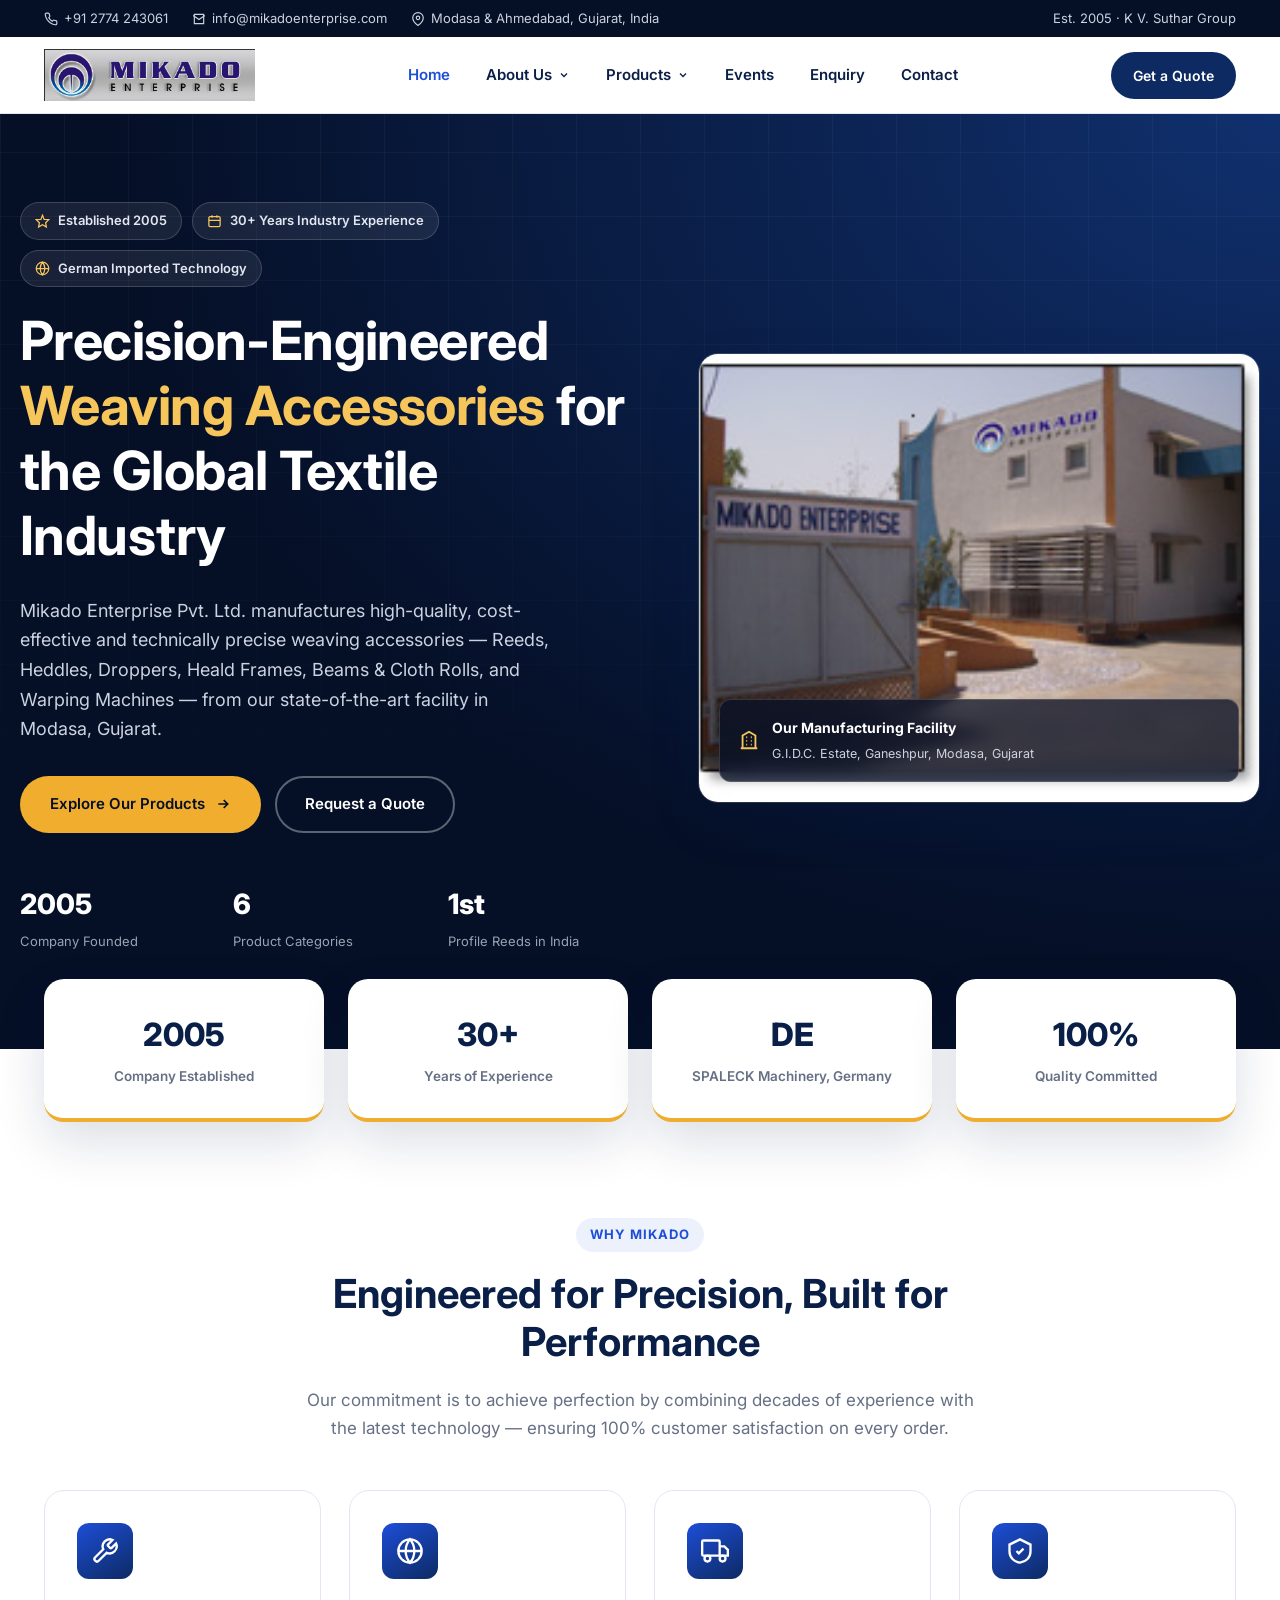
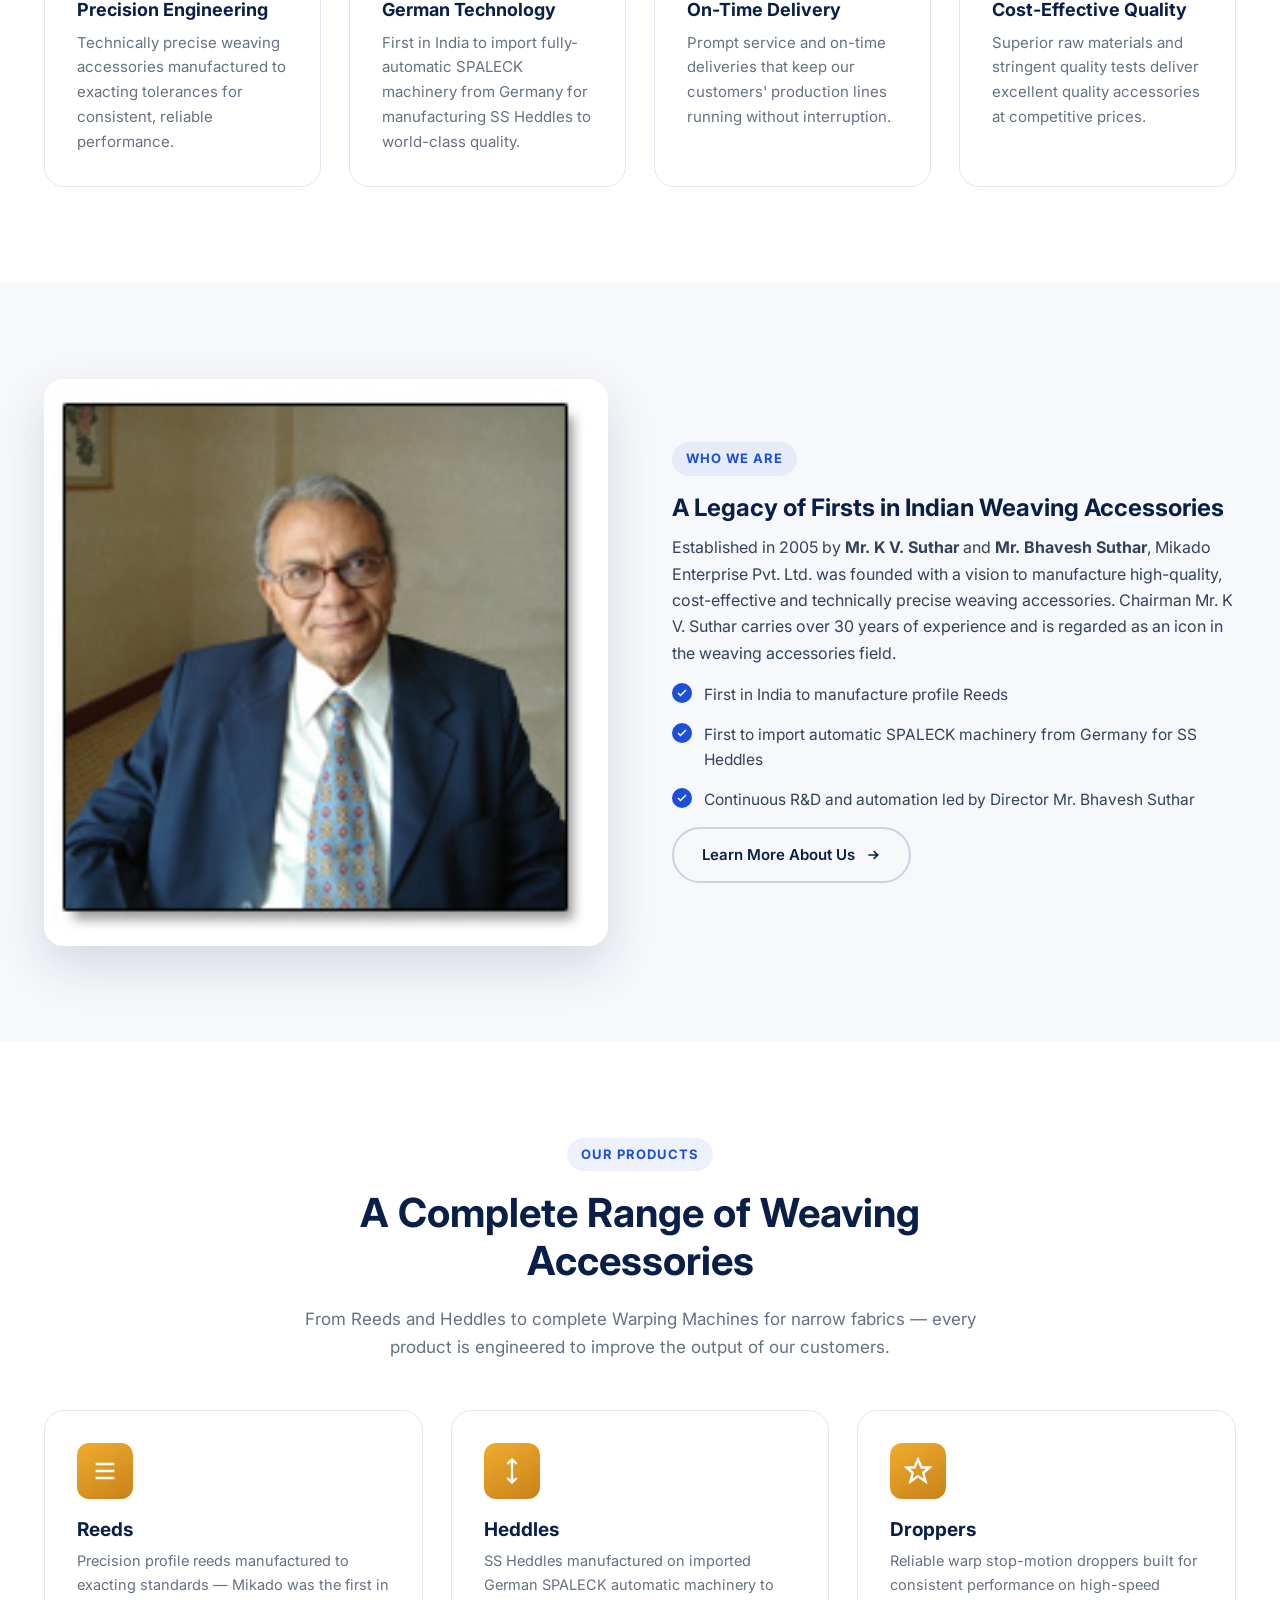
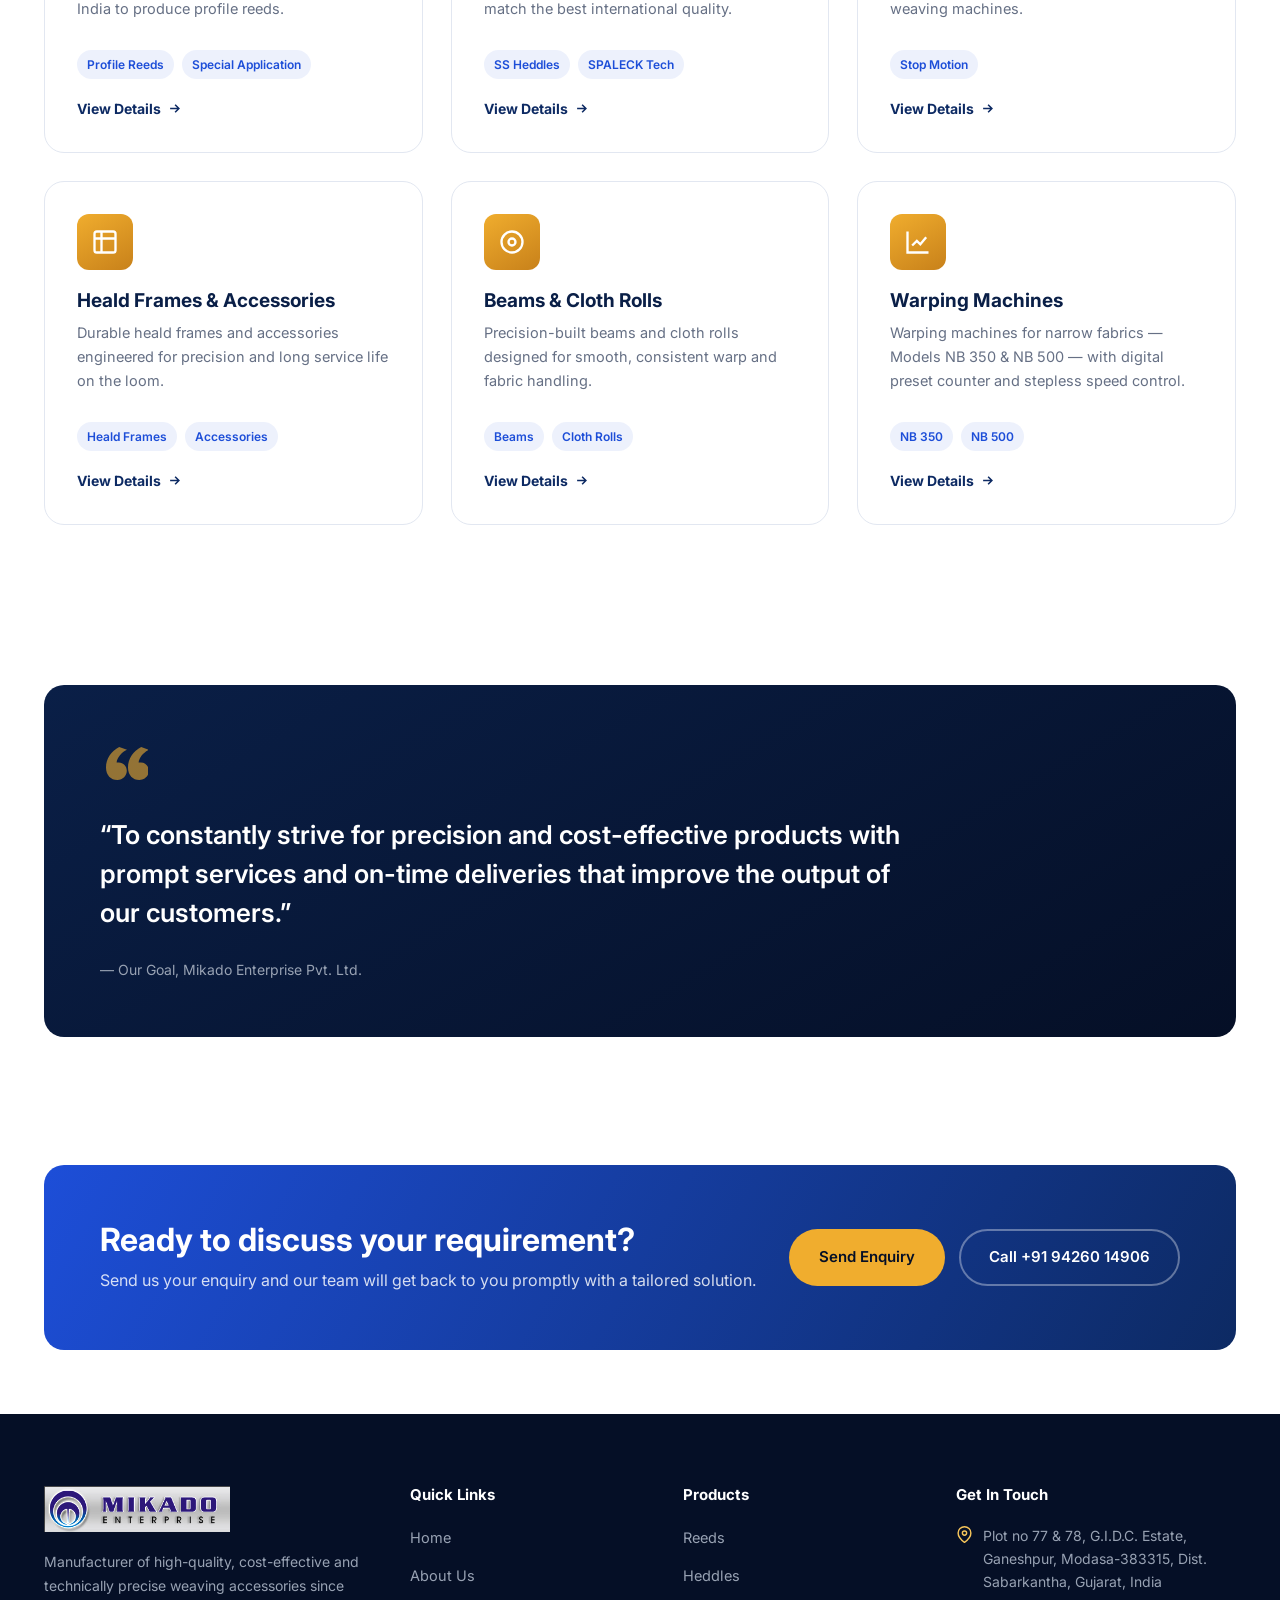
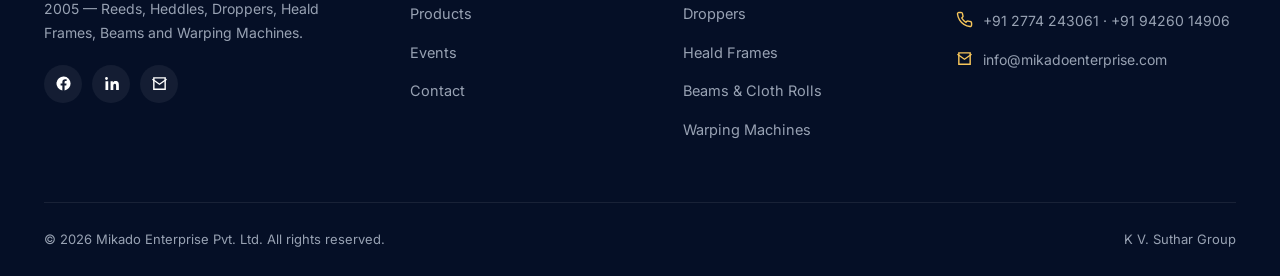
<file: index.html>
<!DOCTYPE html>
<html lang="en">
<head>
<meta charset="UTF-8" />
<meta name="viewport" content="width=device-width, initial-scale=1.0" />
<title>Mikado Enterprise Pvt. Ltd. | Precision Weaving Accessories Manufacturer</title>
<meta name="description" content="Mikado Enterprise Pvt. Ltd. — established 2005, manufacturer of precision weaving accessories: Reeds, Heddles, Droppers, Heald Frames, Beams and Warping Machines, Modasa, Gujarat, India." />
<link rel="shortcut icon" type="image/x-icon" href="images/favicon.ico" />
<link rel="preconnect" href="https://fonts.googleapis.com">
<link rel="preconnect" href="https://fonts.gstatic.com" crossorigin>
<link href="https://fonts.googleapis.com/css2?family=Inter:wght@400;500;600;700;800&display=swap" rel="stylesheet">
<link rel="stylesheet" href="css/style.css" />
</head>
<body>

<!-- ===================== HEADER ===================== -->
<header class="site-header">
  <div class="topbar">
    <div class="container">
      <div class="topbar-links">
        <a href="tel:+912774243061"><svg viewBox="0 0 24 24" fill="none" stroke="currentColor" stroke-width="2"><path d="M22 16.92v3a2 2 0 0 1-2.18 2 19.79 19.79 0 0 1-8.63-3.07 19.5 19.5 0 0 1-6-6 19.79 19.79 0 0 1-3.07-8.67A2 2 0 0 1 4.11 2h3a2 2 0 0 1 2 1.72c.127.96.361 1.903.7 2.81a2 2 0 0 1-.45 2.11L8.09 9.91a16 16 0 0 0 6 6l1.27-1.27a2 2 0 0 1 2.11-.45c.907.339 1.85.573 2.81.7A2 2 0 0 1 22 16.92z"/></svg>+91 2774 243061</a>
        <a href="mailto:info@mikadoenterprise.com"><svg viewBox="0 0 24 24" fill="none" stroke="currentColor" stroke-width="2"><path d="M4 4h16v16H4z"/><path d="M22 6l-10 7L2 6"/></svg>info@mikadoenterprise.com</a>
        <a href="contact.html"><svg viewBox="0 0 24 24" fill="none" stroke="currentColor" stroke-width="2"><path d="M21 10c0 7-9 13-9 13s-9-6-9-13a9 9 0 0 1 18 0z"/><circle cx="12" cy="10" r="3"/></svg>Modasa &amp; Ahmedabad, Gujarat, India</a>
      </div>
      <div class="topbar-links">
        <span>Est. 2005 · K V. Suthar Group</span>
      </div>
    </div>
  </div>

  <div class="container navbar">
    <a href="index.html" class="brand"><img src="images/logo.jpg" alt="Mikado Enterprise Pvt. Ltd." /></a>

    <ul class="nav-links">
      <li class="active"><a href="index.html">Home</a></li>
      <li>
        <a href="about.html">About Us <svg class="chev" viewBox="0 0 24 24" fill="none" stroke="currentColor" stroke-width="2.5"><path d="M6 9l6 6 6-6"/></svg></a>
        <div class="dropdown">
          <a href="about.html#goal"><svg viewBox="0 0 24 24" fill="none" stroke="currentColor" stroke-width="2"><circle cx="12" cy="12" r="10"/><circle cx="12" cy="12" r="6"/><circle cx="12" cy="12" r="2"/></svg>Our Goal &amp; Commitment</a>
          <a href="about.html#management"><svg viewBox="0 0 24 24" fill="none" stroke="currentColor" stroke-width="2"><path d="M17 21v-2a4 4 0 0 0-4-4H5a4 4 0 0 0-4 4v2"/><circle cx="9" cy="7" r="4"/><path d="M23 21v-2a4 4 0 0 0-3-3.87"/><path d="M16 3.13a4 4 0 0 1 0 7.75"/></svg>Management</a>
        </div>
      </li>
      <li>
        <a href="products.html">Products <svg class="chev" viewBox="0 0 24 24" fill="none" stroke="currentColor" stroke-width="2.5"><path d="M6 9l6 6 6-6"/></svg></a>
        <div class="dropdown">
          <a href="products.html#reeds"><svg viewBox="0 0 24 24" fill="none" stroke="currentColor" stroke-width="2"><path d="M4 6h16M4 12h16M4 18h16"/></svg>Reeds</a>
          <a href="products.html#heddles"><svg viewBox="0 0 24 24" fill="none" stroke="currentColor" stroke-width="2"><path d="M12 2v20M8 6l4-4 4 4M8 18l4 4 4-4"/></svg>Heddles</a>
          <a href="products.html#droppers"><svg viewBox="0 0 24 24" fill="none" stroke="currentColor" stroke-width="2"><path d="M12 2l3 7h7l-5.5 4.5L18.5 21 12 16.5 5.5 21l2-7.5L2 9h7z"/></svg>Droppers</a>
          <a href="products.html#heald-frames"><svg viewBox="0 0 24 24" fill="none" stroke="currentColor" stroke-width="2"><rect x="3" y="3" width="18" height="18" rx="2"/><path d="M3 9h18M9 3v18"/></svg>Heald Frames &amp; Accessories</a>
          <a href="products.html#beams"><svg viewBox="0 0 24 24" fill="none" stroke="currentColor" stroke-width="2"><circle cx="12" cy="12" r="9"/><circle cx="12" cy="12" r="3"/></svg>Beams &amp; Cloth Rolls</a>
          <a href="products.html#warping"><svg viewBox="0 0 24 24" fill="none" stroke="currentColor" stroke-width="2"><path d="M3 3v18h18"/><path d="M7 15l4-4 3 3 5-6"/></svg>Warping Machines</a>
        </div>
      </li>
      <li><a href="events.html">Events</a></li>
      <li><a href="contact.html#enquiry">Enquiry</a></li>
      <li><a href="contact.html">Contact</a></li>
    </ul>

    <div class="nav-cta">
      <a href="contact.html#enquiry" class="btn btn-navy btn-sm">Get a Quote</a>
    </div>

    <button class="nav-toggle" aria-label="Open menu"><svg viewBox="0 0 24 24" fill="none" stroke="currentColor" stroke-width="2"><path d="M3 6h18M3 12h18M3 18h18"/></svg></button>
  </div>
</header>

<div class="nav-backdrop"></div>
<nav class="mobile-nav">
  <div class="mobile-nav-head">
    <img src="images/logo.jpg" alt="Mikado Enterprise" />
    <button class="mobile-nav-close" aria-label="Close menu"><svg viewBox="0 0 24 24" fill="none" stroke="currentColor" stroke-width="2"><path d="M18 6L6 18M6 6l12 12"/></svg></button>
  </div>
  <ul>
    <li><a href="index.html">Home</a></li>
    <li><a href="about.html">About Us</a>
      <div class="sub">
        <a href="about.html#goal">Our Goal &amp; Commitment</a>
        <a href="about.html#management">Management</a>
      </div>
    </li>
    <li><a href="products.html">Products</a>
      <div class="sub">
        <a href="products.html#reeds">Reeds</a>
        <a href="products.html#heddles">Heddles</a>
        <a href="products.html#droppers">Droppers</a>
        <a href="products.html#heald-frames">Heald Frames &amp; Accessories</a>
        <a href="products.html#beams">Beams &amp; Cloth Rolls</a>
        <a href="products.html#warping">Warping Machines</a>
      </div>
    </li>
    <li><a href="events.html">Events</a></li>
    <li><a href="contact.html">Contact</a></li>
  </ul>
  <div class="mobile-nav-cta">
    <a href="contact.html#enquiry" class="btn btn-navy btn-block">Get a Quote</a>
    <a href="tel:+912774243061" class="btn btn-ghost btn-block">Call Us</a>
  </div>
</nav>

<!-- ===================== HERO ===================== -->
<section class="hero">
  <div class="container hero-inner">
    <div>
      <div class="hero-badges">
        <span class="hero-badge"><svg viewBox="0 0 24 24" fill="none" stroke="currentColor" stroke-width="2"><path d="M12 2l2.6 6.6L22 9l-5 4.9L18.2 21 12 17.3 5.8 21 7 13.9 2 9l7.4-.4z"/></svg>Established 2005</span>
        <span class="hero-badge"><svg viewBox="0 0 24 24" fill="none" stroke="currentColor" stroke-width="2"><rect x="3" y="4" width="18" height="16" rx="2"/><path d="M3 10h18M8 2v4M16 2v4"/></svg>30+ Years Industry Experience</span>
        <span class="hero-badge"><svg viewBox="0 0 24 24" fill="none" stroke="currentColor" stroke-width="2"><circle cx="12" cy="12" r="10"/><path d="M2 12h20M12 2a15.3 15.3 0 0 1 0 20 15.3 15.3 0 0 1 0-20z"/></svg>German Imported Technology</span>
      </div>
      <h1>Precision-Engineered <span>Weaving Accessories</span> for the Global Textile Industry</h1>
      <p class="hero-lead">Mikado Enterprise Pvt. Ltd. manufactures high-quality, cost-effective and technically precise weaving accessories — Reeds, Heddles, Droppers, Heald Frames, Beams &amp; Cloth Rolls, and Warping Machines — from our state-of-the-art facility in Modasa, Gujarat.</p>
      <div class="hero-actions">
        <a href="products.html" class="btn btn-primary">Explore Our Products
          <svg viewBox="0 0 24 24" fill="none" stroke="currentColor" stroke-width="2.5" width="16" height="16"><path d="M5 12h14M13 6l6 6-6 6"/></svg>
        </a>
        <a href="contact.html#enquiry" class="btn btn-outline">Request a Quote</a>
      </div>
      <div class="hero-stats">
        <div class="hero-stat"><b>2005</b><span>Company Founded</span></div>
        <div class="hero-stat"><b>6</b><span>Product Categories</span></div>
        <div class="hero-stat"><b>1st</b><span>Profile Reeds in India</span></div>
      </div>
    </div>
    <div class="hero-visual reveal">
      <img src="images/factory.jpg" alt="Mikado Enterprise manufacturing facility in Modasa, Gujarat" />
      <div class="hero-visual-tag">
        <svg viewBox="0 0 24 24" fill="none" stroke="currentColor" stroke-width="2"><path d="M3 21h18M5 21V7l7-4 7 4v14M9 9h1m4 0h1m-6 4h1m4 0h1m-6 4h1m4 0h1"/></svg>
        <div><strong>Our Manufacturing Facility</strong><small>G.I.D.C. Estate, Ganeshpur, Modasa, Gujarat</small></div>
      </div>
    </div>
  </div>
</section>

<div class="container">
  <div class="stats-strip reveal">
    <div class="stat-box"><b>2005</b><span>Company Established</span></div>
    <div class="stat-box"><b>30+</b><span>Years of Experience</span></div>
    <div class="stat-box"><b>DE</b><span>SPALECK Machinery, Germany</span></div>
    <div class="stat-box"><b>100%</b><span>Quality Committed</span></div>
  </div>
</div>

<!-- ===================== WHY CHOOSE US ===================== -->
<section class="section">
  <div class="container">
    <div class="section-head center">
      <span class="eyebrow">Why Mikado</span>
      <h2>Engineered for Precision, Built for Performance</h2>
      <p>Our commitment is to achieve perfection by combining decades of experience with the latest technology — ensuring 100% customer satisfaction on every order.</p>
    </div>
    <div class="grid grid-4">
      <div class="card feature-card reveal">
        <div class="icon-tile"><svg viewBox="0 0 24 24" fill="none" stroke="currentColor" stroke-width="2"><path d="M14.7 6.3a1 1 0 0 0 0 1.4l1.6 1.6a1 1 0 0 0 1.4 0l3.77-3.77a6 6 0 0 1-7.94 7.94l-6.91 6.91a2.12 2.12 0 0 1-3-3l6.91-6.91a6 6 0 0 1 7.94-7.94l-3.76 3.76z"/></svg></div>
        <h3>Precision Engineering</h3>
        <p>Technically precise weaving accessories manufactured to exacting tolerances for consistent, reliable performance.</p>
      </div>
      <div class="card feature-card reveal">
        <div class="icon-tile"><svg viewBox="0 0 24 24" fill="none" stroke="currentColor" stroke-width="2"><circle cx="12" cy="12" r="10"/><path d="M2 12h20M12 2a15.3 15.3 0 0 1 0 20 15.3 15.3 0 0 1 0-20z"/></svg></div>
        <h3>German Technology</h3>
        <p>First in India to import fully-automatic SPALECK machinery from Germany for manufacturing SS Heddles to world-class quality.</p>
      </div>
      <div class="card feature-card reveal">
        <div class="icon-tile"><svg viewBox="0 0 24 24" fill="none" stroke="currentColor" stroke-width="2"><rect x="1" y="3" width="15" height="13" rx="1"/><path d="M16 8h4l3 3v5h-7"/><circle cx="5.5" cy="18.5" r="2.5"/><circle cx="18.5" cy="18.5" r="2.5"/></svg></div>
        <h3>On-Time Delivery</h3>
        <p>Prompt service and on-time deliveries that keep our customers' production lines running without interruption.</p>
      </div>
      <div class="card feature-card reveal">
        <div class="icon-tile"><svg viewBox="0 0 24 24" fill="none" stroke="currentColor" stroke-width="2"><path d="M12 2l9 4.5v6c0 5-3.8 8.7-9 9.5-5.2-.8-9-4.5-9-9.5v-6z"/><path d="M9 12l2 2 4-4"/></svg></div>
        <h3>Cost-Effective Quality</h3>
        <p>Superior raw materials and stringent quality tests deliver excellent quality accessories at competitive prices.</p>
      </div>
    </div>
  </div>
</section>

<!-- ===================== ABOUT PREVIEW ===================== -->
<section class="section section-alt">
  <div class="container split">
    <div class="split-media frame reveal">
      <img src="images/chairman.jpg" alt="Mr. K V. Suthar, Chairman, Mikado Enterprise" />
    </div>
    <div class="reveal">
      <span class="eyebrow">Who We Are</span>
      <h2>A Legacy of Firsts in Indian Weaving Accessories</h2>
      <p>Established in 2005 by <strong>Mr. K V. Suthar</strong> and <strong>Mr. Bhavesh Suthar</strong>, Mikado Enterprise Pvt. Ltd. was founded with a vision to manufacture high-quality, cost-effective and technically precise weaving accessories. Chairman Mr. K V. Suthar carries over 30 years of experience and is regarded as an icon in the weaving accessories field.</p>
      <ul class="check-list">
        <li><svg viewBox="0 0 24 24" fill="none" stroke="currentColor" stroke-width="3"><path d="M20 6L9 17l-5-5"/></svg>First in India to manufacture profile Reeds</li>
        <li><svg viewBox="0 0 24 24" fill="none" stroke="currentColor" stroke-width="3"><path d="M20 6L9 17l-5-5"/></svg>First to import automatic SPALECK machinery from Germany for SS Heddles</li>
        <li><svg viewBox="0 0 24 24" fill="none" stroke="currentColor" stroke-width="3"><path d="M20 6L9 17l-5-5"/></svg>Continuous R&amp;D and automation led by Director Mr. Bhavesh Suthar</li>
      </ul>
      <a href="about.html" class="btn btn-ghost">Learn More About Us
        <svg viewBox="0 0 24 24" fill="none" stroke="currentColor" stroke-width="2.5" width="16" height="16"><path d="M5 12h14M13 6l6 6-6 6"/></svg>
      </a>
    </div>
  </div>
</section>

<!-- ===================== PRODUCTS OVERVIEW ===================== -->
<section class="section">
  <div class="container">
    <div class="section-head center">
      <span class="eyebrow">Our Products</span>
      <h2>A Complete Range of Weaving Accessories</h2>
      <p>From Reeds and Heddles to complete Warping Machines for narrow fabrics — every product is engineered to improve the output of our customers.</p>
    </div>
    <div class="grid grid-3">
      <div class="card product-card reveal">
        <div class="icon-tile"><svg viewBox="0 0 24 24" fill="none" stroke="currentColor" stroke-width="2"><path d="M4 6h16M4 12h16M4 18h16"/></svg></div>
        <h3>Reeds</h3>
        <p>Precision profile reeds manufactured to exacting standards — Mikado was the first in India to produce profile reeds.</p>
        <div class="tag-row"><span class="tag">Profile Reeds</span><span class="tag">Special Application</span></div>
        <a href="products.html#reeds" class="card-link">View Details <svg viewBox="0 0 24 24" fill="none" stroke="currentColor" stroke-width="2.5"><path d="M5 12h14M13 6l6 6-6 6"/></svg></a>
      </div>
      <div class="card product-card reveal">
        <div class="icon-tile"><svg viewBox="0 0 24 24" fill="none" stroke="currentColor" stroke-width="2"><path d="M12 2v20M8 6l4-4 4 4M8 18l4 4 4-4"/></svg></div>
        <h3>Heddles</h3>
        <p>SS Heddles manufactured on imported German SPALECK automatic machinery to match the best international quality.</p>
        <div class="tag-row"><span class="tag">SS Heddles</span><span class="tag">SPALECK Tech</span></div>
        <a href="products.html#heddles" class="card-link">View Details <svg viewBox="0 0 24 24" fill="none" stroke="currentColor" stroke-width="2.5"><path d="M5 12h14M13 6l6 6-6 6"/></svg></a>
      </div>
      <div class="card product-card reveal">
        <div class="icon-tile"><svg viewBox="0 0 24 24" fill="none" stroke="currentColor" stroke-width="2"><path d="M12 2l3 7h7l-5.5 4.5L18.5 21 12 16.5 5.5 21l2-7.5L2 9h7z"/></svg></div>
        <h3>Droppers</h3>
        <p>Reliable warp stop-motion droppers built for consistent performance on high-speed weaving machines.</p>
        <div class="tag-row"><span class="tag">Stop Motion</span></div>
        <a href="products.html#droppers" class="card-link">View Details <svg viewBox="0 0 24 24" fill="none" stroke="currentColor" stroke-width="2.5"><path d="M5 12h14M13 6l6 6-6 6"/></svg></a>
      </div>
      <div class="card product-card reveal">
        <div class="icon-tile"><svg viewBox="0 0 24 24" fill="none" stroke="currentColor" stroke-width="2"><rect x="3" y="3" width="18" height="18" rx="2"/><path d="M3 9h18M9 3v18"/></svg></div>
        <h3>Heald Frames &amp; Accessories</h3>
        <p>Durable heald frames and accessories engineered for precision and long service life on the loom.</p>
        <div class="tag-row"><span class="tag">Heald Frames</span><span class="tag">Accessories</span></div>
        <a href="products.html#heald-frames" class="card-link">View Details <svg viewBox="0 0 24 24" fill="none" stroke="currentColor" stroke-width="2.5"><path d="M5 12h14M13 6l6 6-6 6"/></svg></a>
      </div>
      <div class="card product-card reveal">
        <div class="icon-tile"><svg viewBox="0 0 24 24" fill="none" stroke="currentColor" stroke-width="2"><circle cx="12" cy="12" r="9"/><circle cx="12" cy="12" r="3"/></svg></div>
        <h3>Beams &amp; Cloth Rolls</h3>
        <p>Precision-built beams and cloth rolls designed for smooth, consistent warp and fabric handling.</p>
        <div class="tag-row"><span class="tag">Beams</span><span class="tag">Cloth Rolls</span></div>
        <a href="products.html#beams" class="card-link">View Details <svg viewBox="0 0 24 24" fill="none" stroke="currentColor" stroke-width="2.5"><path d="M5 12h14M13 6l6 6-6 6"/></svg></a>
      </div>
      <div class="card product-card reveal">
        <div class="icon-tile"><svg viewBox="0 0 24 24" fill="none" stroke="currentColor" stroke-width="2"><path d="M3 3v18h18"/><path d="M7 15l4-4 3 3 5-6"/></svg></div>
        <h3>Warping Machines</h3>
        <p>Warping machines for narrow fabrics — Models NB 350 &amp; NB 500 — with digital preset counter and stepless speed control.</p>
        <div class="tag-row"><span class="tag">NB 350</span><span class="tag">NB 500</span></div>
        <a href="products.html#warping" class="card-link">View Details <svg viewBox="0 0 24 24" fill="none" stroke="currentColor" stroke-width="2.5"><path d="M5 12h14M13 6l6 6-6 6"/></svg></a>
      </div>
    </div>
  </div>
</section>

<!-- ===================== GOAL QUOTE ===================== -->
<section class="section-sm">
  <div class="container">
    <div class="quote-banner reveal">
      <svg class="quote-mark" viewBox="0 0 24 24" fill="currentColor"><path d="M9.6 3C5.6 5.1 3 8.9 3 13.2 3 17 5.4 19.5 8.7 19.5c2.7 0 4.7-2.1 4.7-4.6 0-2.4-1.7-4.2-4-4.2-.4 0-.8 0-1.1.1.3-2.6 2.5-5.1 5.2-6.4L9.6 3zm11 0c-4 2.1-6.6 5.9-6.6 10.2 0 3.8 2.4 6.3 5.7 6.3 2.7 0 4.7-2.1 4.7-4.6 0-2.4-1.7-4.2-4-4.2-.4 0-.8 0-1.1.1.3-2.6 2.5-5.1 5.2-6.4L20.6 3z"/></svg>
      <p>&ldquo;To constantly strive for precision and cost-effective products with prompt services and on-time deliveries that improve the output of our customers.&rdquo;</p>
      <cite>— Our Goal, Mikado Enterprise Pvt. Ltd.</cite>
    </div>
  </div>
</section>

<!-- ===================== CTA ===================== -->
<section class="section-sm">
  <div class="container">
    <div class="cta-banner reveal">
      <div>
        <h2>Ready to discuss your requirement?</h2>
        <p>Send us your enquiry and our team will get back to you promptly with a tailored solution.</p>
      </div>
      <div class="cta-actions">
        <a href="contact.html#enquiry" class="btn btn-primary">Send Enquiry</a>
        <a href="tel:+919426014906" class="btn btn-outline">Call +91 94260 14906</a>
      </div>
    </div>
  </div>
</section>

<!-- ===================== FOOTER ===================== -->
<footer class="site-footer">
  <div class="container">
    <div class="footer-grid">
      <div class="footer-brand">
        <img src="images/logo.jpg" alt="Mikado Enterprise Pvt. Ltd." />
        <p>Manufacturer of high-quality, cost-effective and technically precise weaving accessories since 2005 — Reeds, Heddles, Droppers, Heald Frames, Beams and Warping Machines.</p>
        <div class="footer-social">
          <a href="#" aria-label="Facebook"><svg viewBox="0 0 24 24" fill="currentColor"><path d="M22 12a10 10 0 1 0-11.6 9.9v-7H7.9V12h2.5V9.8c0-2.5 1.5-3.9 3.8-3.9 1.1 0 2.2.2 2.2.2v2.5h-1.3c-1.2 0-1.6.8-1.6 1.6V12h2.8l-.4 2.9h-2.4v7A10 10 0 0 0 22 12z"/></svg></a>
          <a href="#" aria-label="LinkedIn"><svg viewBox="0 0 24 24" fill="currentColor"><path d="M6.94 5a2 2 0 1 1-4-.02 2 2 0 0 1 4 .02zM3.5 8.75h3.9V21H3.5V8.75zM10.2 8.75h3.74v1.68h.05c.52-.98 1.8-2 3.7-2 3.96 0 4.7 2.6 4.7 6V21h-3.9v-5.5c0-1.3 0-3-1.8-3s-2.1 1.4-2.1 2.9V21h-3.9V8.75z"/></svg></a>
          <a href="mailto:info@mikadoenterprise.com" aria-label="Email"><svg viewBox="0 0 24 24" fill="none" stroke="currentColor" stroke-width="2"><path d="M4 4h16v16H4z"/><path d="M22 6l-10 7L2 6"/></svg></a>
        </div>
      </div>
      <div class="footer-col">
        <h4>Quick Links</h4>
        <ul>
          <li><a href="index.html">Home</a></li>
          <li><a href="about.html">About Us</a></li>
          <li><a href="products.html">Products</a></li>
          <li><a href="events.html">Events</a></li>
          <li><a href="contact.html">Contact</a></li>
        </ul>
      </div>
      <div class="footer-col">
        <h4>Products</h4>
        <ul>
          <li><a href="products.html#reeds">Reeds</a></li>
          <li><a href="products.html#heddles">Heddles</a></li>
          <li><a href="products.html#droppers">Droppers</a></li>
          <li><a href="products.html#heald-frames">Heald Frames</a></li>
          <li><a href="products.html#beams">Beams &amp; Cloth Rolls</a></li>
          <li><a href="products.html#warping">Warping Machines</a></li>
        </ul>
      </div>
      <div class="footer-col">
        <h4>Get In Touch</h4>
        <ul class="footer-contact">
          <li><svg viewBox="0 0 24 24" fill="none" stroke="currentColor" stroke-width="2"><path d="M21 10c0 7-9 13-9 13s-9-6-9-13a9 9 0 0 1 18 0z"/><circle cx="12" cy="10" r="3"/></svg>Plot no 77 &amp; 78, G.I.D.C. Estate, Ganeshpur, Modasa-383315, Dist. Sabarkantha, Gujarat, India</li>
          <li><svg viewBox="0 0 24 24" fill="none" stroke="currentColor" stroke-width="2"><path d="M22 16.92v3a2 2 0 0 1-2.18 2 19.79 19.79 0 0 1-8.63-3.07 19.5 19.5 0 0 1-6-6 19.79 19.79 0 0 1-3.07-8.67A2 2 0 0 1 4.11 2h3a2 2 0 0 1 2 1.72c.127.96.361 1.903.7 2.81a2 2 0 0 1-.45 2.11L8.09 9.91a16 16 0 0 0 6 6l1.27-1.27a2 2 0 0 1 2.11-.45c.907.339 1.85.573 2.81.7A2 2 0 0 1 22 16.92z"/></svg>+91 2774 243061 · +91 94260 14906</li>
          <li><svg viewBox="0 0 24 24" fill="none" stroke="currentColor" stroke-width="2"><path d="M4 4h16v16H4z"/><path d="M22 6l-10 7L2 6"/></svg>info@mikadoenterprise.com</li>
        </ul>
      </div>
    </div>
    <div class="footer-bottom">
      <span>&copy; 2026 Mikado Enterprise Pvt. Ltd. All rights reserved.</span>
      <span>K V. Suthar Group</span>
    </div>
  </div>
</footer>

<button class="back-to-top" aria-label="Back to top"><svg viewBox="0 0 24 24" fill="none" stroke="currentColor" stroke-width="2.5"><path d="M12 19V5M5 12l7-7 7 7"/></svg></button>

<script src="js/main.js"></script>
</body>
</html>
</file>
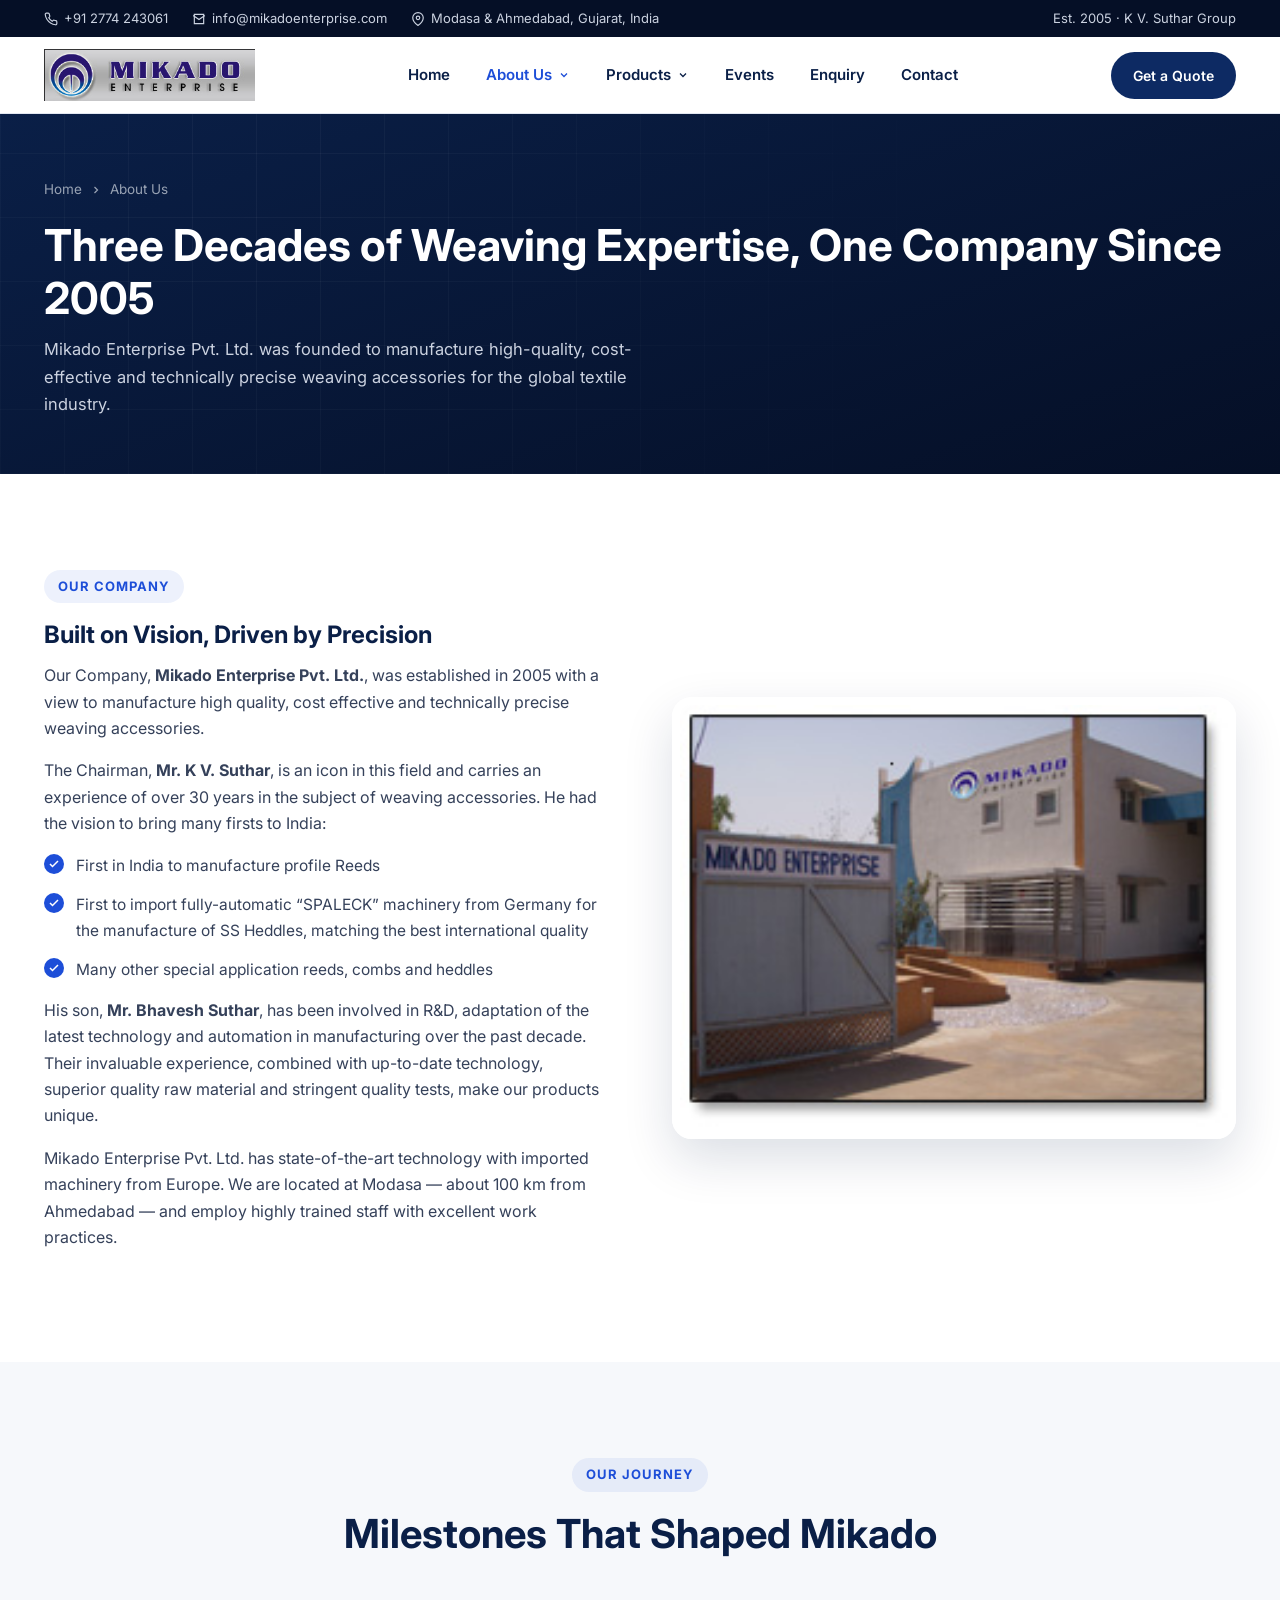
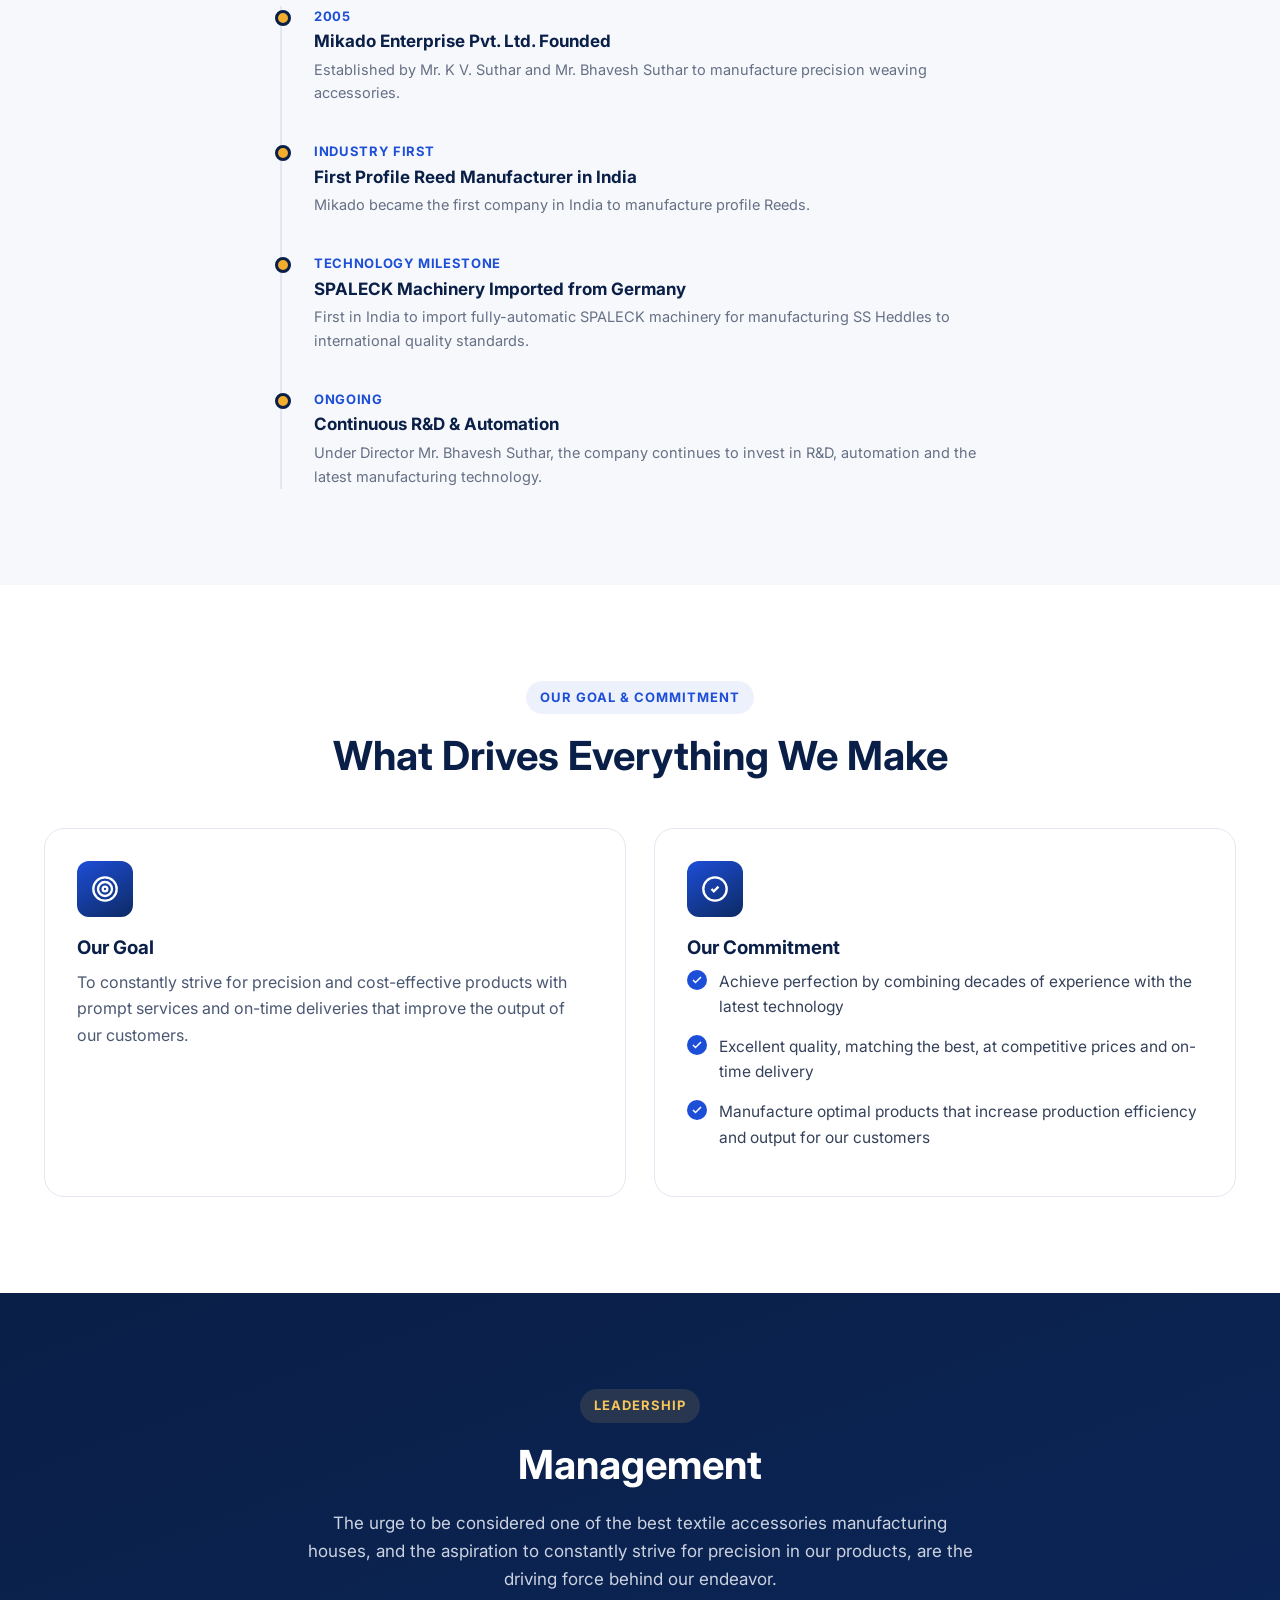
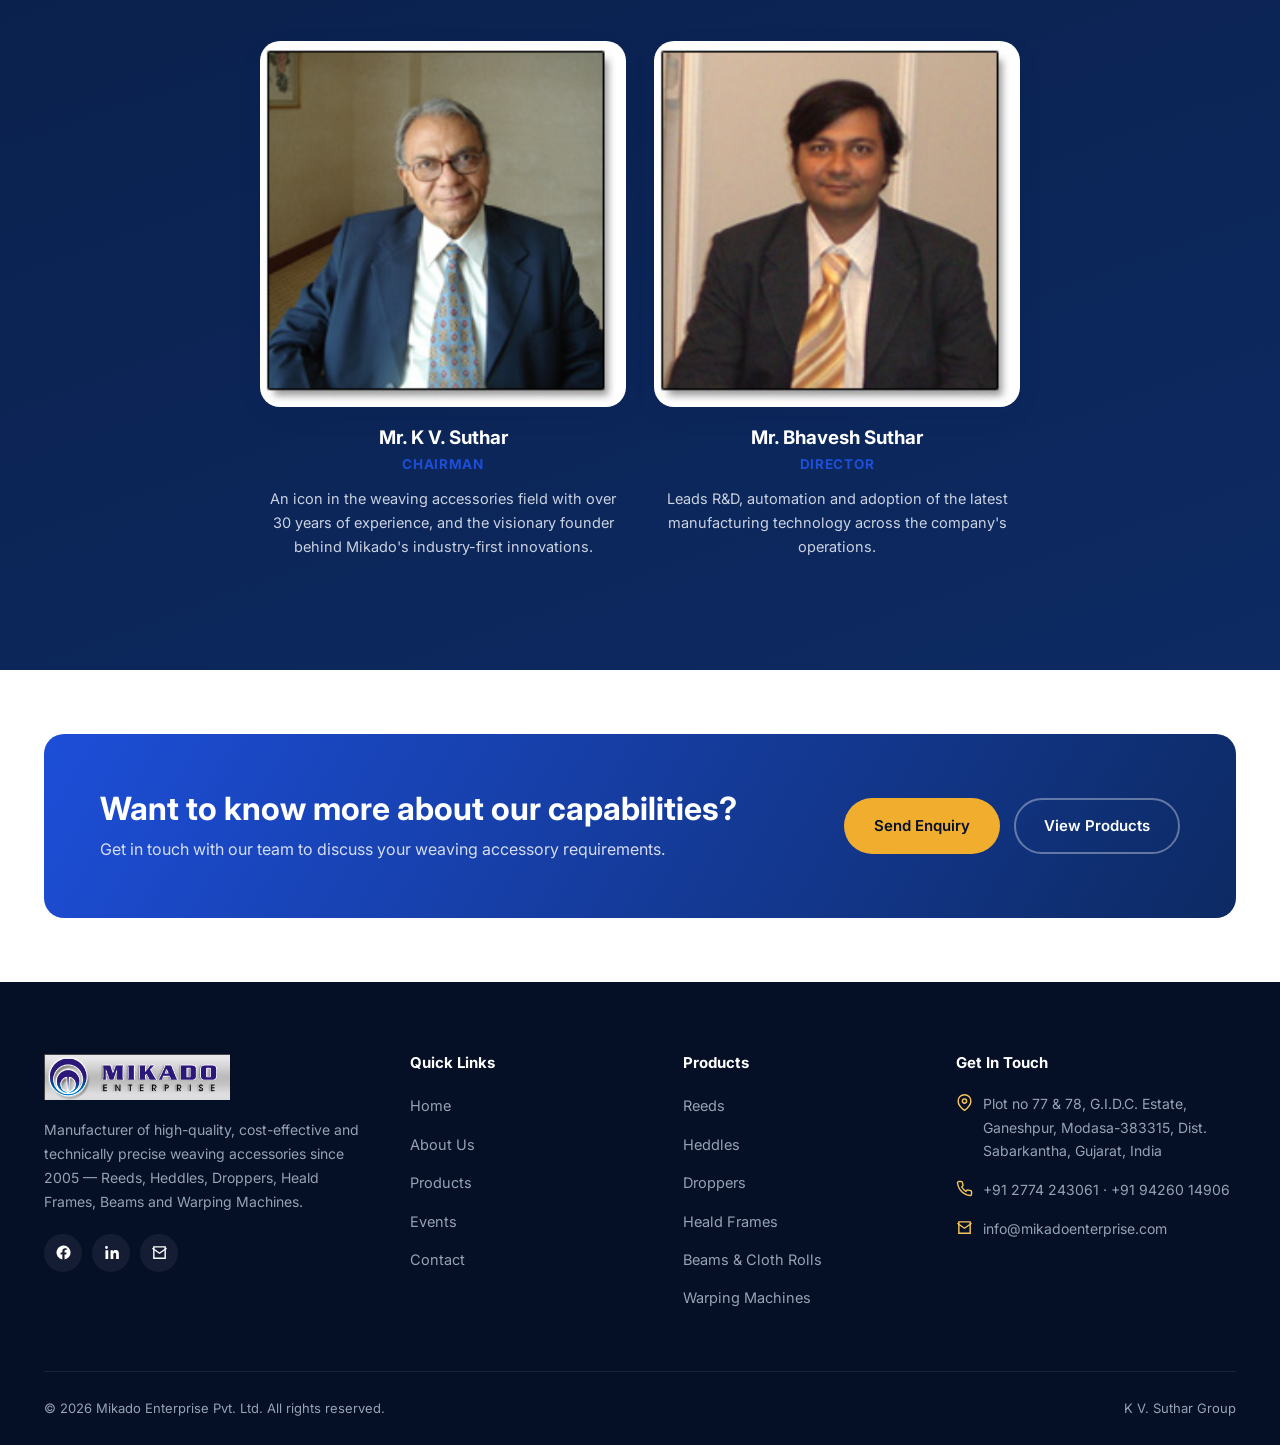
<file: about.html>
<!DOCTYPE html>
<html lang="en">
<head>
<meta charset="UTF-8" />
<meta name="viewport" content="width=device-width, initial-scale=1.0" />
<title>About Us | Mikado Enterprise Pvt. Ltd.</title>
<meta name="description" content="Learn about Mikado Enterprise Pvt. Ltd. — established 2005, our goal, commitment and management team leading India's precision weaving accessories manufacturer." />
<link rel="shortcut icon" type="image/x-icon" href="images/favicon.ico" />
<link rel="preconnect" href="https://fonts.googleapis.com">
<link rel="preconnect" href="https://fonts.gstatic.com" crossorigin>
<link href="https://fonts.googleapis.com/css2?family=Inter:wght@400;500;600;700;800&display=swap" rel="stylesheet">
<link rel="stylesheet" href="css/style.css" />
</head>
<body>

<!-- ===================== HEADER ===================== -->
<header class="site-header">
  <div class="topbar">
    <div class="container">
      <div class="topbar-links">
        <a href="tel:+912774243061"><svg viewBox="0 0 24 24" fill="none" stroke="currentColor" stroke-width="2"><path d="M22 16.92v3a2 2 0 0 1-2.18 2 19.79 19.79 0 0 1-8.63-3.07 19.5 19.5 0 0 1-6-6 19.79 19.79 0 0 1-3.07-8.67A2 2 0 0 1 4.11 2h3a2 2 0 0 1 2 1.72c.127.96.361 1.903.7 2.81a2 2 0 0 1-.45 2.11L8.09 9.91a16 16 0 0 0 6 6l1.27-1.27a2 2 0 0 1 2.11-.45c.907.339 1.85.573 2.81.7A2 2 0 0 1 22 16.92z"/></svg>+91 2774 243061</a>
        <a href="mailto:info@mikadoenterprise.com"><svg viewBox="0 0 24 24" fill="none" stroke="currentColor" stroke-width="2"><path d="M4 4h16v16H4z"/><path d="M22 6l-10 7L2 6"/></svg>info@mikadoenterprise.com</a>
        <a href="contact.html"><svg viewBox="0 0 24 24" fill="none" stroke="currentColor" stroke-width="2"><path d="M21 10c0 7-9 13-9 13s-9-6-9-13a9 9 0 0 1 18 0z"/><circle cx="12" cy="10" r="3"/></svg>Modasa &amp; Ahmedabad, Gujarat, India</a>
      </div>
      <div class="topbar-links">
        <span>Est. 2005 · K V. Suthar Group</span>
      </div>
    </div>
  </div>

  <div class="container navbar">
    <a href="index.html" class="brand"><img src="images/logo.jpg" alt="Mikado Enterprise Pvt. Ltd." /></a>

    <ul class="nav-links">
      <li><a href="index.html">Home</a></li>
      <li class="active">
        <a href="about.html">About Us <svg class="chev" viewBox="0 0 24 24" fill="none" stroke="currentColor" stroke-width="2.5"><path d="M6 9l6 6 6-6"/></svg></a>
        <div class="dropdown">
          <a href="about.html#goal"><svg viewBox="0 0 24 24" fill="none" stroke="currentColor" stroke-width="2"><circle cx="12" cy="12" r="10"/><circle cx="12" cy="12" r="6"/><circle cx="12" cy="12" r="2"/></svg>Our Goal &amp; Commitment</a>
          <a href="about.html#management"><svg viewBox="0 0 24 24" fill="none" stroke="currentColor" stroke-width="2"><path d="M17 21v-2a4 4 0 0 0-4-4H5a4 4 0 0 0-4 4v2"/><circle cx="9" cy="7" r="4"/><path d="M23 21v-2a4 4 0 0 0-3-3.87"/><path d="M16 3.13a4 4 0 0 1 0 7.75"/></svg>Management</a>
        </div>
      </li>
      <li>
        <a href="products.html">Products <svg class="chev" viewBox="0 0 24 24" fill="none" stroke="currentColor" stroke-width="2.5"><path d="M6 9l6 6 6-6"/></svg></a>
        <div class="dropdown">
          <a href="products.html#reeds"><svg viewBox="0 0 24 24" fill="none" stroke="currentColor" stroke-width="2"><path d="M4 6h16M4 12h16M4 18h16"/></svg>Reeds</a>
          <a href="products.html#heddles"><svg viewBox="0 0 24 24" fill="none" stroke="currentColor" stroke-width="2"><path d="M12 2v20M8 6l4-4 4 4M8 18l4 4 4-4"/></svg>Heddles</a>
          <a href="products.html#droppers"><svg viewBox="0 0 24 24" fill="none" stroke="currentColor" stroke-width="2"><path d="M12 2l3 7h7l-5.5 4.5L18.5 21 12 16.5 5.5 21l2-7.5L2 9h7z"/></svg>Droppers</a>
          <a href="products.html#heald-frames"><svg viewBox="0 0 24 24" fill="none" stroke="currentColor" stroke-width="2"><rect x="3" y="3" width="18" height="18" rx="2"/><path d="M3 9h18M9 3v18"/></svg>Heald Frames &amp; Accessories</a>
          <a href="products.html#beams"><svg viewBox="0 0 24 24" fill="none" stroke="currentColor" stroke-width="2"><circle cx="12" cy="12" r="9"/><circle cx="12" cy="12" r="3"/></svg>Beams &amp; Cloth Rolls</a>
          <a href="products.html#warping"><svg viewBox="0 0 24 24" fill="none" stroke="currentColor" stroke-width="2"><path d="M3 3v18h18"/><path d="M7 15l4-4 3 3 5-6"/></svg>Warping Machines</a>
        </div>
      </li>
      <li><a href="events.html">Events</a></li>
      <li><a href="contact.html#enquiry">Enquiry</a></li>
      <li><a href="contact.html">Contact</a></li>
    </ul>

    <div class="nav-cta">
      <a href="contact.html#enquiry" class="btn btn-navy btn-sm">Get a Quote</a>
    </div>

    <button class="nav-toggle" aria-label="Open menu"><svg viewBox="0 0 24 24" fill="none" stroke="currentColor" stroke-width="2"><path d="M3 6h18M3 12h18M3 18h18"/></svg></button>
  </div>
</header>

<div class="nav-backdrop"></div>
<nav class="mobile-nav">
  <div class="mobile-nav-head">
    <img src="images/logo.jpg" alt="Mikado Enterprise" />
    <button class="mobile-nav-close" aria-label="Close menu"><svg viewBox="0 0 24 24" fill="none" stroke="currentColor" stroke-width="2"><path d="M18 6L6 18M6 6l12 12"/></svg></button>
  </div>
  <ul>
    <li><a href="index.html">Home</a></li>
    <li><a href="about.html">About Us</a>
      <div class="sub">
        <a href="about.html#goal">Our Goal &amp; Commitment</a>
        <a href="about.html#management">Management</a>
      </div>
    </li>
    <li><a href="products.html">Products</a>
      <div class="sub">
        <a href="products.html#reeds">Reeds</a>
        <a href="products.html#heddles">Heddles</a>
        <a href="products.html#droppers">Droppers</a>
        <a href="products.html#heald-frames">Heald Frames &amp; Accessories</a>
        <a href="products.html#beams">Beams &amp; Cloth Rolls</a>
        <a href="products.html#warping">Warping Machines</a>
      </div>
    </li>
    <li><a href="events.html">Events</a></li>
    <li><a href="contact.html">Contact</a></li>
  </ul>
  <div class="mobile-nav-cta">
    <a href="contact.html#enquiry" class="btn btn-navy btn-block">Get a Quote</a>
    <a href="tel:+912774243061" class="btn btn-ghost btn-block">Call Us</a>
  </div>
</nav>

<!-- ===================== PAGE HERO ===================== -->
<section class="page-hero">
  <div class="container">
    <div class="breadcrumb"><a href="index.html">Home</a><svg viewBox="0 0 24 24" fill="none" stroke="currentColor" stroke-width="2.5"><path d="M9 18l6-6-6-6"/></svg><span>About Us</span></div>
    <h1>Three Decades of Weaving Expertise, One Company Since 2005</h1>
    <p>Mikado Enterprise Pvt. Ltd. was founded to manufacture high-quality, cost-effective and technically precise weaving accessories for the global textile industry.</p>
  </div>
</section>

<!-- ===================== OUR COMPANY ===================== -->
<section class="section">
  <div class="container split">
    <div class="reveal">
      <span class="eyebrow">Our Company</span>
      <h2>Built on Vision, Driven by Precision</h2>
      <p>Our Company, <strong>Mikado Enterprise Pvt. Ltd.</strong>, was established in 2005 with a view to manufacture high quality, cost effective and technically precise weaving accessories.</p>
      <p>The Chairman, <strong>Mr. K V. Suthar</strong>, is an icon in this field and carries an experience of over 30 years in the subject of weaving accessories. He had the vision to bring many firsts to India:</p>
      <ul class="check-list">
        <li><svg viewBox="0 0 24 24" fill="none" stroke="currentColor" stroke-width="3"><path d="M20 6L9 17l-5-5"/></svg>First in India to manufacture profile Reeds</li>
        <li><svg viewBox="0 0 24 24" fill="none" stroke="currentColor" stroke-width="3"><path d="M20 6L9 17l-5-5"/></svg>First to import fully-automatic &ldquo;SPALECK&rdquo; machinery from Germany for the manufacture of SS Heddles, matching the best international quality</li>
        <li><svg viewBox="0 0 24 24" fill="none" stroke="currentColor" stroke-width="3"><path d="M20 6L9 17l-5-5"/></svg>Many other special application reeds, combs and heddles</li>
      </ul>
      <p>His son, <strong>Mr. Bhavesh Suthar</strong>, has been involved in R&amp;D, adaptation of the latest technology and automation in manufacturing over the past decade. Their invaluable experience, combined with up-to-date technology, superior quality raw material and stringent quality tests, make our products unique.</p>
      <p>Mikado Enterprise Pvt. Ltd. has state-of-the-art technology with imported machinery from Europe. We are located at Modasa — about 100 km from Ahmedabad — and employ highly trained staff with excellent work practices.</p>
    </div>
    <div class="split-media frame reveal">
      <img src="images/factory.jpg" alt="Mikado Enterprise manufacturing facility" />
    </div>
  </div>
</section>

<!-- ===================== TIMELINE ===================== -->
<section class="section section-alt">
  <div class="container">
    <div class="section-head center">
      <span class="eyebrow">Our Journey</span>
      <h2>Milestones That Shaped Mikado</h2>
    </div>
    <div style="max-width:720px;margin:0 auto;">
      <div class="timeline">
        <div class="timeline-item reveal">
          <b>2005</b>
          <h4>Mikado Enterprise Pvt. Ltd. Founded</h4>
          <p>Established by Mr. K V. Suthar and Mr. Bhavesh Suthar to manufacture precision weaving accessories.</p>
        </div>
        <div class="timeline-item reveal">
          <b>Industry First</b>
          <h4>First Profile Reed Manufacturer in India</h4>
          <p>Mikado became the first company in India to manufacture profile Reeds.</p>
        </div>
        <div class="timeline-item reveal">
          <b>Technology Milestone</b>
          <h4>SPALECK Machinery Imported from Germany</h4>
          <p>First in India to import fully-automatic SPALECK machinery for manufacturing SS Heddles to international quality standards.</p>
        </div>
        <div class="timeline-item reveal">
          <b>Ongoing</b>
          <h4>Continuous R&amp;D &amp; Automation</h4>
          <p>Under Director Mr. Bhavesh Suthar, the company continues to invest in R&amp;D, automation and the latest manufacturing technology.</p>
        </div>
      </div>
    </div>
  </div>
</section>

<!-- ===================== GOAL & COMMITMENT ===================== -->
<section id="goal" class="section">
  <div class="container">
    <div class="section-head center">
      <span class="eyebrow">Our Goal &amp; Commitment</span>
      <h2>What Drives Everything We Make</h2>
    </div>
    <div class="grid grid-2">
      <div class="card reveal">
        <div class="icon-tile"><svg viewBox="0 0 24 24" fill="none" stroke="currentColor" stroke-width="2"><circle cx="12" cy="12" r="10"/><circle cx="12" cy="12" r="6"/><circle cx="12" cy="12" r="2"/></svg></div>
        <h3>Our Goal</h3>
        <p style="color:var(--gray-600);font-size:16px;">To constantly strive for precision and cost-effective products with prompt services and on-time deliveries that improve the output of our customers.</p>
      </div>
      <div class="card reveal">
        <div class="icon-tile"><svg viewBox="0 0 24 24" fill="none" stroke="currentColor" stroke-width="2"><path d="M9 12l2 2 4-4"/><circle cx="12" cy="12" r="10"/></svg></div>
        <h3>Our Commitment</h3>
        <ul class="check-list" style="margin:0;">
          <li><svg viewBox="0 0 24 24" fill="none" stroke="currentColor" stroke-width="3"><path d="M20 6L9 17l-5-5"/></svg>Achieve perfection by combining decades of experience with the latest technology</li>
          <li><svg viewBox="0 0 24 24" fill="none" stroke="currentColor" stroke-width="3"><path d="M20 6L9 17l-5-5"/></svg>Excellent quality, matching the best, at competitive prices and on-time delivery</li>
          <li><svg viewBox="0 0 24 24" fill="none" stroke="currentColor" stroke-width="3"><path d="M20 6L9 17l-5-5"/></svg>Manufacture optimal products that increase production efficiency and output for our customers</li>
        </ul>
      </div>
    </div>
  </div>
</section>

<!-- ===================== MANAGEMENT ===================== -->
<section id="management" class="section section-navy">
  <div class="container">
    <div class="section-head center">
      <span class="eyebrow">Leadership</span>
      <h2>Management</h2>
      <p>The urge to be considered one of the best textile accessories manufacturing houses, and the aspiration to constantly strive for precision in our products, are the driving force behind our endeavor.</p>
    </div>
    <div class="grid grid-2" style="max-width:760px;margin:0 auto;">
      <div class="team-card reveal">
        <div class="team-photo"><img src="images/chairman.jpg" alt="Mr. K V. Suthar, Chairman" /></div>
        <h3 style="color:#fff;">Mr. K V. Suthar</h3>
        <div class="role">Chairman</div>
        <p style="color:var(--gray-300);">An icon in the weaving accessories field with over 30 years of experience, and the visionary founder behind Mikado's industry-first innovations.</p>
      </div>
      <div class="team-card reveal">
        <div class="team-photo"><img src="images/director.jpg" alt="Mr. Bhavesh Suthar, Director" /></div>
        <h3 style="color:#fff;">Mr. Bhavesh Suthar</h3>
        <div class="role">Director</div>
        <p style="color:var(--gray-300);">Leads R&amp;D, automation and adoption of the latest manufacturing technology across the company's operations.</p>
      </div>
    </div>
  </div>
</section>

<!-- ===================== CTA ===================== -->
<section class="section-sm">
  <div class="container">
    <div class="cta-banner reveal">
      <div>
        <h2>Want to know more about our capabilities?</h2>
        <p>Get in touch with our team to discuss your weaving accessory requirements.</p>
      </div>
      <div class="cta-actions">
        <a href="contact.html#enquiry" class="btn btn-primary">Send Enquiry</a>
        <a href="products.html" class="btn btn-outline">View Products</a>
      </div>
    </div>
  </div>
</section>

<!-- ===================== FOOTER ===================== -->
<footer class="site-footer">
  <div class="container">
    <div class="footer-grid">
      <div class="footer-brand">
        <img src="images/logo.jpg" alt="Mikado Enterprise Pvt. Ltd." />
        <p>Manufacturer of high-quality, cost-effective and technically precise weaving accessories since 2005 — Reeds, Heddles, Droppers, Heald Frames, Beams and Warping Machines.</p>
        <div class="footer-social">
          <a href="#" aria-label="Facebook"><svg viewBox="0 0 24 24" fill="currentColor"><path d="M22 12a10 10 0 1 0-11.6 9.9v-7H7.9V12h2.5V9.8c0-2.5 1.5-3.9 3.8-3.9 1.1 0 2.2.2 2.2.2v2.5h-1.3c-1.2 0-1.6.8-1.6 1.6V12h2.8l-.4 2.9h-2.4v7A10 10 0 0 0 22 12z"/></svg></a>
          <a href="#" aria-label="LinkedIn"><svg viewBox="0 0 24 24" fill="currentColor"><path d="M6.94 5a2 2 0 1 1-4-.02 2 2 0 0 1 4 .02zM3.5 8.75h3.9V21H3.5V8.75zM10.2 8.75h3.74v1.68h.05c.52-.98 1.8-2 3.7-2 3.96 0 4.7 2.6 4.7 6V21h-3.9v-5.5c0-1.3 0-3-1.8-3s-2.1 1.4-2.1 2.9V21h-3.9V8.75z"/></svg></a>
          <a href="mailto:info@mikadoenterprise.com" aria-label="Email"><svg viewBox="0 0 24 24" fill="none" stroke="currentColor" stroke-width="2"><path d="M4 4h16v16H4z"/><path d="M22 6l-10 7L2 6"/></svg></a>
        </div>
      </div>
      <div class="footer-col">
        <h4>Quick Links</h4>
        <ul>
          <li><a href="index.html">Home</a></li>
          <li><a href="about.html">About Us</a></li>
          <li><a href="products.html">Products</a></li>
          <li><a href="events.html">Events</a></li>
          <li><a href="contact.html">Contact</a></li>
        </ul>
      </div>
      <div class="footer-col">
        <h4>Products</h4>
        <ul>
          <li><a href="products.html#reeds">Reeds</a></li>
          <li><a href="products.html#heddles">Heddles</a></li>
          <li><a href="products.html#droppers">Droppers</a></li>
          <li><a href="products.html#heald-frames">Heald Frames</a></li>
          <li><a href="products.html#beams">Beams &amp; Cloth Rolls</a></li>
          <li><a href="products.html#warping">Warping Machines</a></li>
        </ul>
      </div>
      <div class="footer-col">
        <h4>Get In Touch</h4>
        <ul class="footer-contact">
          <li><svg viewBox="0 0 24 24" fill="none" stroke="currentColor" stroke-width="2"><path d="M21 10c0 7-9 13-9 13s-9-6-9-13a9 9 0 0 1 18 0z"/><circle cx="12" cy="10" r="3"/></svg>Plot no 77 &amp; 78, G.I.D.C. Estate, Ganeshpur, Modasa-383315, Dist. Sabarkantha, Gujarat, India</li>
          <li><svg viewBox="0 0 24 24" fill="none" stroke="currentColor" stroke-width="2"><path d="M22 16.92v3a2 2 0 0 1-2.18 2 19.79 19.79 0 0 1-8.63-3.07 19.5 19.5 0 0 1-6-6 19.79 19.79 0 0 1-3.07-8.67A2 2 0 0 1 4.11 2h3a2 2 0 0 1 2 1.72c.127.96.361 1.903.7 2.81a2 2 0 0 1-.45 2.11L8.09 9.91a16 16 0 0 0 6 6l1.27-1.27a2 2 0 0 1 2.11-.45c.907.339 1.85.573 2.81.7A2 2 0 0 1 22 16.92z"/></svg>+91 2774 243061 · +91 94260 14906</li>
          <li><svg viewBox="0 0 24 24" fill="none" stroke="currentColor" stroke-width="2"><path d="M4 4h16v16H4z"/><path d="M22 6l-10 7L2 6"/></svg>info@mikadoenterprise.com</li>
        </ul>
      </div>
    </div>
    <div class="footer-bottom">
      <span>&copy; 2026 Mikado Enterprise Pvt. Ltd. All rights reserved.</span>
      <span>K V. Suthar Group</span>
    </div>
  </div>
</footer>

<button class="back-to-top" aria-label="Back to top"><svg viewBox="0 0 24 24" fill="none" stroke="currentColor" stroke-width="2.5"><path d="M12 19V5M5 12l7-7 7 7"/></svg></button>

<script src="js/main.js"></script>
</body>
</html>
</file>
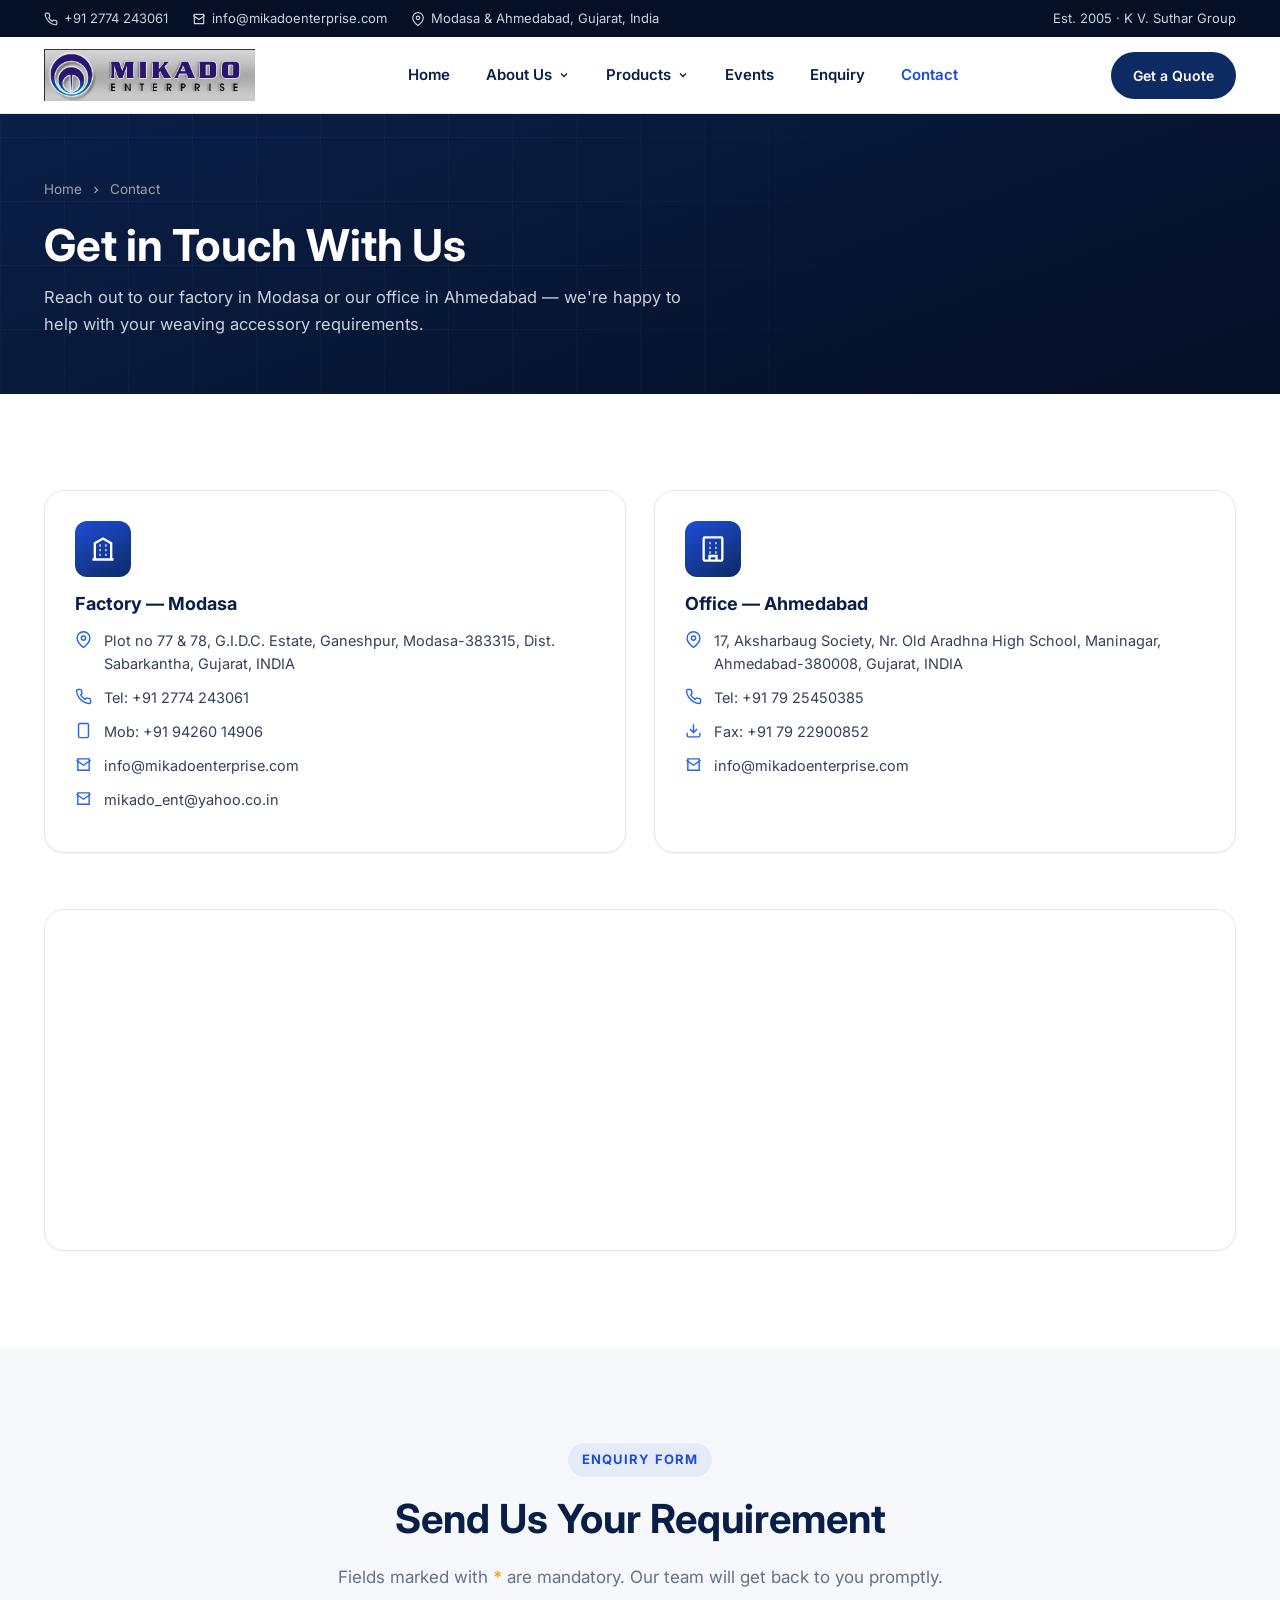
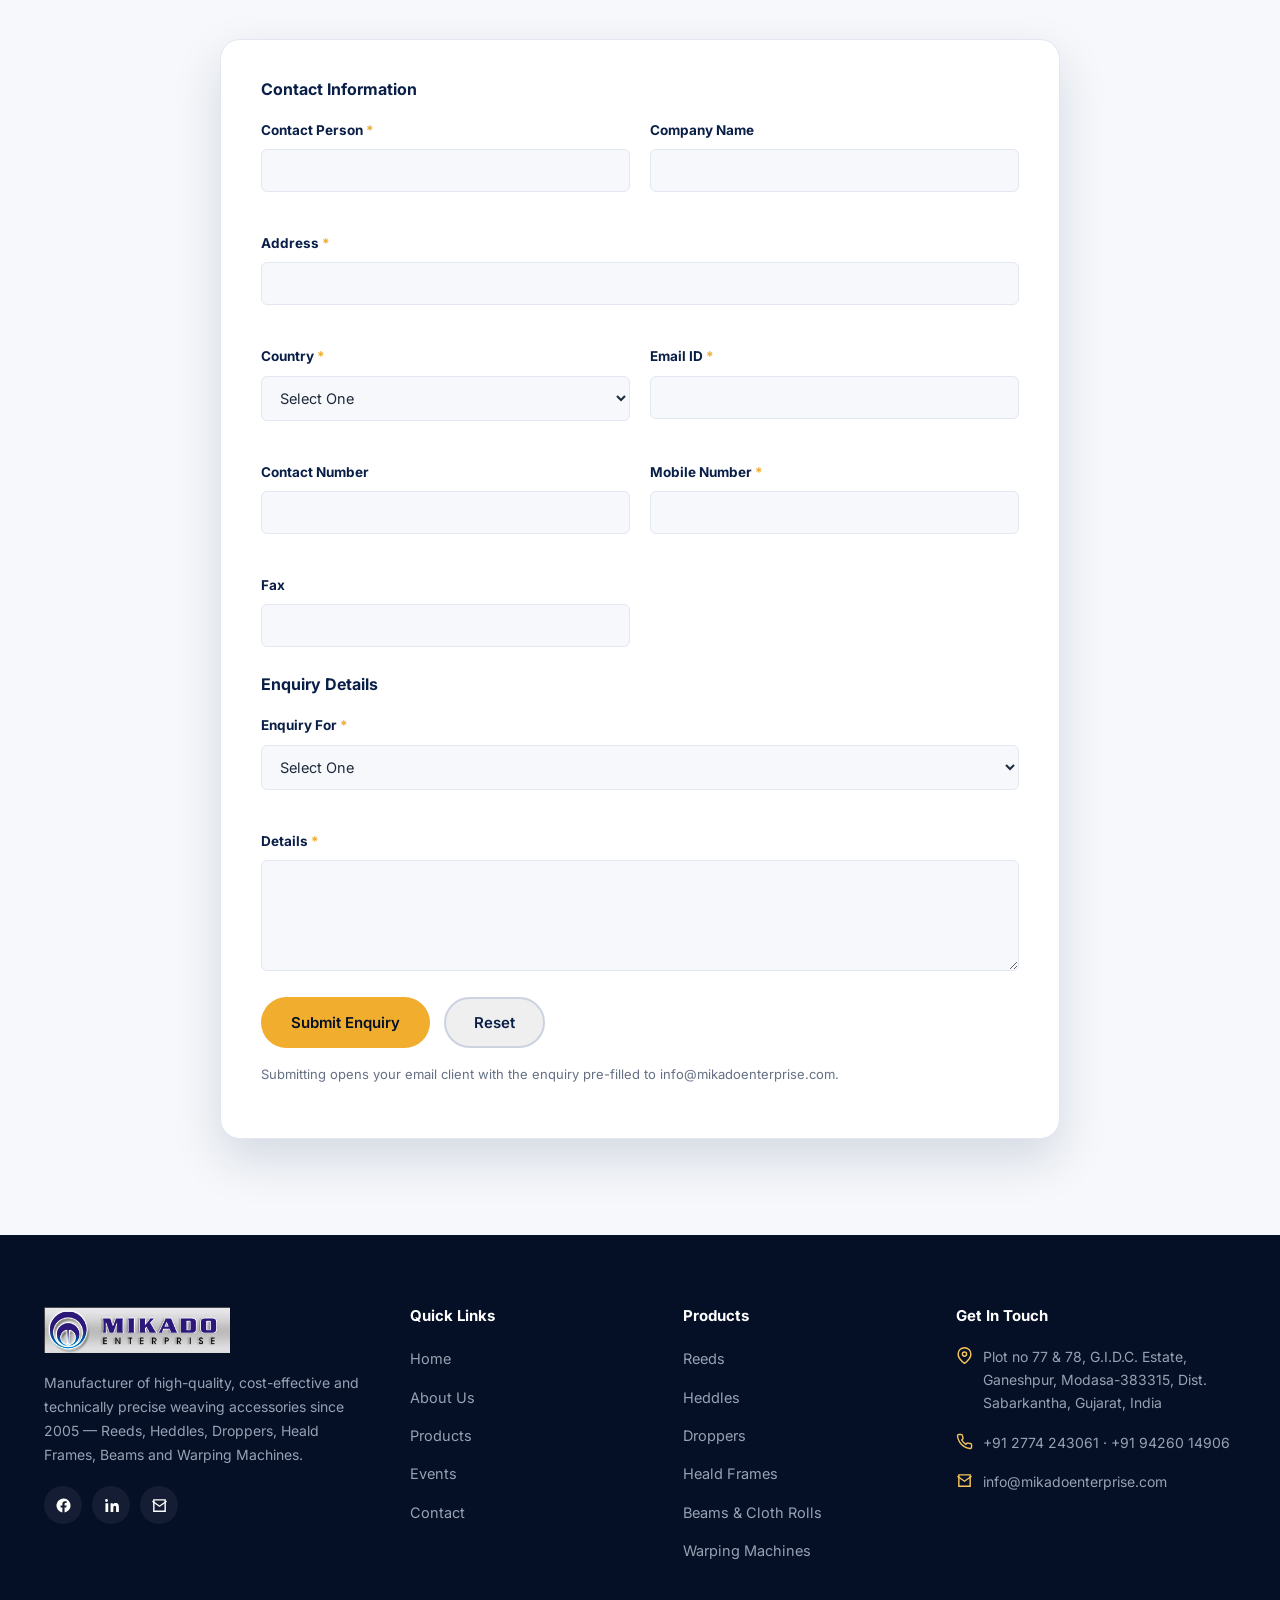
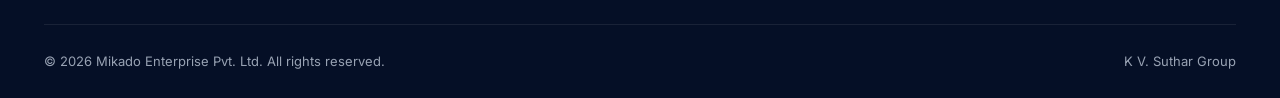
<file: contact.html>
<!DOCTYPE html>
<html lang="en">
<head>
<meta charset="UTF-8" />
<meta name="viewport" content="width=device-width, initial-scale=1.0" />
<title>Contact Us | Mikado Enterprise Pvt. Ltd.</title>
<meta name="description" content="Contact Mikado Enterprise Pvt. Ltd. — Factory in Modasa and Office in Ahmedabad, Gujarat, India. Send us your enquiry for weaving accessories." />
<link rel="shortcut icon" type="image/x-icon" href="images/favicon.ico" />
<link rel="preconnect" href="https://fonts.googleapis.com">
<link rel="preconnect" href="https://fonts.gstatic.com" crossorigin>
<link href="https://fonts.googleapis.com/css2?family=Inter:wght@400;500;600;700;800&display=swap" rel="stylesheet">
<link rel="stylesheet" href="css/style.css" />
</head>
<body>

<!-- ===================== HEADER ===================== -->
<header class="site-header">
  <div class="topbar">
    <div class="container">
      <div class="topbar-links">
        <a href="tel:+912774243061"><svg viewBox="0 0 24 24" fill="none" stroke="currentColor" stroke-width="2"><path d="M22 16.92v3a2 2 0 0 1-2.18 2 19.79 19.79 0 0 1-8.63-3.07 19.5 19.5 0 0 1-6-6 19.79 19.79 0 0 1-3.07-8.67A2 2 0 0 1 4.11 2h3a2 2 0 0 1 2 1.72c.127.96.361 1.903.7 2.81a2 2 0 0 1-.45 2.11L8.09 9.91a16 16 0 0 0 6 6l1.27-1.27a2 2 0 0 1 2.11-.45c.907.339 1.85.573 2.81.7A2 2 0 0 1 22 16.92z"/></svg>+91 2774 243061</a>
        <a href="mailto:info@mikadoenterprise.com"><svg viewBox="0 0 24 24" fill="none" stroke="currentColor" stroke-width="2"><path d="M4 4h16v16H4z"/><path d="M22 6l-10 7L2 6"/></svg>info@mikadoenterprise.com</a>
        <a href="contact.html"><svg viewBox="0 0 24 24" fill="none" stroke="currentColor" stroke-width="2"><path d="M21 10c0 7-9 13-9 13s-9-6-9-13a9 9 0 0 1 18 0z"/><circle cx="12" cy="10" r="3"/></svg>Modasa &amp; Ahmedabad, Gujarat, India</a>
      </div>
      <div class="topbar-links">
        <span>Est. 2005 · K V. Suthar Group</span>
      </div>
    </div>
  </div>

  <div class="container navbar">
    <a href="index.html" class="brand"><img src="images/logo.jpg" alt="Mikado Enterprise Pvt. Ltd." /></a>

    <ul class="nav-links">
      <li><a href="index.html">Home</a></li>
      <li>
        <a href="about.html">About Us <svg class="chev" viewBox="0 0 24 24" fill="none" stroke="currentColor" stroke-width="2.5"><path d="M6 9l6 6 6-6"/></svg></a>
        <div class="dropdown">
          <a href="about.html#goal"><svg viewBox="0 0 24 24" fill="none" stroke="currentColor" stroke-width="2"><circle cx="12" cy="12" r="10"/><circle cx="12" cy="12" r="6"/><circle cx="12" cy="12" r="2"/></svg>Our Goal &amp; Commitment</a>
          <a href="about.html#management"><svg viewBox="0 0 24 24" fill="none" stroke="currentColor" stroke-width="2"><path d="M17 21v-2a4 4 0 0 0-4-4H5a4 4 0 0 0-4 4v2"/><circle cx="9" cy="7" r="4"/><path d="M23 21v-2a4 4 0 0 0-3-3.87"/><path d="M16 3.13a4 4 0 0 1 0 7.75"/></svg>Management</a>
        </div>
      </li>
      <li>
        <a href="products.html">Products <svg class="chev" viewBox="0 0 24 24" fill="none" stroke="currentColor" stroke-width="2.5"><path d="M6 9l6 6 6-6"/></svg></a>
        <div class="dropdown">
          <a href="products.html#reeds"><svg viewBox="0 0 24 24" fill="none" stroke="currentColor" stroke-width="2"><path d="M4 6h16M4 12h16M4 18h16"/></svg>Reeds</a>
          <a href="products.html#heddles"><svg viewBox="0 0 24 24" fill="none" stroke="currentColor" stroke-width="2"><path d="M12 2v20M8 6l4-4 4 4M8 18l4 4 4-4"/></svg>Heddles</a>
          <a href="products.html#droppers"><svg viewBox="0 0 24 24" fill="none" stroke="currentColor" stroke-width="2"><path d="M12 2l3 7h7l-5.5 4.5L18.5 21 12 16.5 5.5 21l2-7.5L2 9h7z"/></svg>Droppers</a>
          <a href="products.html#heald-frames"><svg viewBox="0 0 24 24" fill="none" stroke="currentColor" stroke-width="2"><rect x="3" y="3" width="18" height="18" rx="2"/><path d="M3 9h18M9 3v18"/></svg>Heald Frames &amp; Accessories</a>
          <a href="products.html#beams"><svg viewBox="0 0 24 24" fill="none" stroke="currentColor" stroke-width="2"><circle cx="12" cy="12" r="9"/><circle cx="12" cy="12" r="3"/></svg>Beams &amp; Cloth Rolls</a>
          <a href="products.html#warping"><svg viewBox="0 0 24 24" fill="none" stroke="currentColor" stroke-width="2"><path d="M3 3v18h18"/><path d="M7 15l4-4 3 3 5-6"/></svg>Warping Machines</a>
        </div>
      </li>
      <li><a href="events.html">Events</a></li>
      <li><a href="contact.html#enquiry">Enquiry</a></li>
      <li class="active"><a href="contact.html">Contact</a></li>
    </ul>

    <div class="nav-cta">
      <a href="contact.html#enquiry" class="btn btn-navy btn-sm">Get a Quote</a>
    </div>

    <button class="nav-toggle" aria-label="Open menu"><svg viewBox="0 0 24 24" fill="none" stroke="currentColor" stroke-width="2"><path d="M3 6h18M3 12h18M3 18h18"/></svg></button>
  </div>
</header>

<div class="nav-backdrop"></div>
<nav class="mobile-nav">
  <div class="mobile-nav-head">
    <img src="images/logo.jpg" alt="Mikado Enterprise" />
    <button class="mobile-nav-close" aria-label="Close menu"><svg viewBox="0 0 24 24" fill="none" stroke="currentColor" stroke-width="2"><path d="M18 6L6 18M6 6l12 12"/></svg></button>
  </div>
  <ul>
    <li><a href="index.html">Home</a></li>
    <li><a href="about.html">About Us</a>
      <div class="sub">
        <a href="about.html#goal">Our Goal &amp; Commitment</a>
        <a href="about.html#management">Management</a>
      </div>
    </li>
    <li><a href="products.html">Products</a>
      <div class="sub">
        <a href="products.html#reeds">Reeds</a>
        <a href="products.html#heddles">Heddles</a>
        <a href="products.html#droppers">Droppers</a>
        <a href="products.html#heald-frames">Heald Frames &amp; Accessories</a>
        <a href="products.html#beams">Beams &amp; Cloth Rolls</a>
        <a href="products.html#warping">Warping Machines</a>
      </div>
    </li>
    <li><a href="events.html">Events</a></li>
    <li><a href="contact.html">Contact</a></li>
  </ul>
  <div class="mobile-nav-cta">
    <a href="contact.html#enquiry" class="btn btn-navy btn-block">Get a Quote</a>
    <a href="tel:+912774243061" class="btn btn-ghost btn-block">Call Us</a>
  </div>
</nav>

<!-- ===================== PAGE HERO ===================== -->
<section class="page-hero">
  <div class="container">
    <div class="breadcrumb"><a href="index.html">Home</a><svg viewBox="0 0 24 24" fill="none" stroke="currentColor" stroke-width="2.5"><path d="M9 18l6-6-6-6"/></svg><span>Contact</span></div>
    <h1>Get in Touch With Us</h1>
    <p>Reach out to our factory in Modasa or our office in Ahmedabad — we're happy to help with your weaving accessory requirements.</p>
  </div>
</section>

<!-- ===================== CONTACT CARDS ===================== -->
<section class="section">
  <div class="container">
    <div class="grid grid-2" style="margin-bottom:56px;">
      <div class="contact-card reveal">
        <div class="icon-tile"><svg viewBox="0 0 24 24" fill="none" stroke="currentColor" stroke-width="2"><path d="M3 21h18M5 21V7l7-4 7 4v14M9 9h1m4 0h1m-6 4h1m4 0h1m-6 4h1m4 0h1"/></svg></div>
        <h3>Factory — Modasa</h3>
        <div class="contact-line"><svg viewBox="0 0 24 24" fill="none" stroke="currentColor" stroke-width="2"><path d="M21 10c0 7-9 13-9 13s-9-6-9-13a9 9 0 0 1 18 0z"/><circle cx="12" cy="10" r="3"/></svg><span>Plot no 77 &amp; 78, G.I.D.C. Estate, Ganeshpur, Modasa-383315, Dist. Sabarkantha, Gujarat, INDIA</span></div>
        <div class="contact-line"><svg viewBox="0 0 24 24" fill="none" stroke="currentColor" stroke-width="2"><path d="M22 16.92v3a2 2 0 0 1-2.18 2 19.79 19.79 0 0 1-8.63-3.07 19.5 19.5 0 0 1-6-6 19.79 19.79 0 0 1-3.07-8.67A2 2 0 0 1 4.11 2h3a2 2 0 0 1 2 1.72c.127.96.361 1.903.7 2.81a2 2 0 0 1-.45 2.11L8.09 9.91a16 16 0 0 0 6 6l1.27-1.27a2 2 0 0 1 2.11-.45c.907.339 1.85.573 2.81.7A2 2 0 0 1 22 16.92z"/></svg><a href="tel:+912774243061">Tel: +91 2774 243061</a></div>
        <div class="contact-line"><svg viewBox="0 0 24 24" fill="none" stroke="currentColor" stroke-width="2"><rect x="5" y="2" width="14" height="20" rx="2"/><line x1="12" y1="18" x2="12.01" y2="18"/></svg><a href="tel:+919426014906">Mob: +91 94260 14906</a></div>
        <div class="contact-line"><svg viewBox="0 0 24 24" fill="none" stroke="currentColor" stroke-width="2"><path d="M4 4h16v16H4z"/><path d="M22 6l-10 7L2 6"/></svg><a href="mailto:info@mikadoenterprise.com">info@mikadoenterprise.com</a></div>
        <div class="contact-line"><svg viewBox="0 0 24 24" fill="none" stroke="currentColor" stroke-width="2"><path d="M4 4h16v16H4z"/><path d="M22 6l-10 7L2 6"/></svg><a href="mailto:mikado_ent@yahoo.co.in">mikado_ent@yahoo.co.in</a></div>
      </div>

      <div class="contact-card reveal">
        <div class="icon-tile"><svg viewBox="0 0 24 24" fill="none" stroke="currentColor" stroke-width="2"><rect x="4" y="2" width="16" height="20" rx="1"/><path d="M9 22v-4h6v4M9 7h1m4 0h1M9 11h1m4 0h1M9 15h1m4 0h1"/></svg></div>
        <h3>Office — Ahmedabad</h3>
        <div class="contact-line"><svg viewBox="0 0 24 24" fill="none" stroke="currentColor" stroke-width="2"><path d="M21 10c0 7-9 13-9 13s-9-6-9-13a9 9 0 0 1 18 0z"/><circle cx="12" cy="10" r="3"/></svg><span>17, Aksharbaug Society, Nr. Old Aradhna High School, Maninagar, Ahmedabad-380008, Gujarat, INDIA</span></div>
        <div class="contact-line"><svg viewBox="0 0 24 24" fill="none" stroke="currentColor" stroke-width="2"><path d="M22 16.92v3a2 2 0 0 1-2.18 2 19.79 19.79 0 0 1-8.63-3.07 19.5 19.5 0 0 1-6-6 19.79 19.79 0 0 1-3.07-8.67A2 2 0 0 1 4.11 2h3a2 2 0 0 1 2 1.72c.127.96.361 1.903.7 2.81a2 2 0 0 1-.45 2.11L8.09 9.91a16 16 0 0 0 6 6l1.27-1.27a2 2 0 0 1 2.11-.45c.907.339 1.85.573 2.81.7A2 2 0 0 1 22 16.92z"/></svg><a href="tel:+917925450385">Tel: +91 79 25450385</a></div>
        <div class="contact-line"><svg viewBox="0 0 24 24" fill="none" stroke="currentColor" stroke-width="2"><path d="M21 15v4a2 2 0 0 1-2 2H5a2 2 0 0 1-2-2v-4M7 10l5 5 5-5M12 15V3"/></svg><span>Fax: +91 79 22900852</span></div>
        <div class="contact-line"><svg viewBox="0 0 24 24" fill="none" stroke="currentColor" stroke-width="2"><path d="M4 4h16v16H4z"/><path d="M22 6l-10 7L2 6"/></svg><a href="mailto:info@mikadoenterprise.com">info@mikadoenterprise.com</a></div>
      </div>
    </div>

    <div class="map-embed reveal">
      <iframe src="https://www.google.com/maps?q=Modasa,+Gujarat,+India&output=embed" title="Mikado Enterprise location map" loading="lazy" referrerpolicy="no-referrer-when-downgrade"></iframe>
    </div>
  </div>
</section>

<!-- ===================== ENQUIRY FORM ===================== -->
<section id="enquiry" class="section section-alt">
  <div class="container">
    <div class="section-head center">
      <span class="eyebrow">Enquiry Form</span>
      <h2>Send Us Your Requirement</h2>
      <p>Fields marked with <span style="color:var(--gold-500);font-weight:700;">*</span> are mandatory. Our team will get back to you promptly.</p>
    </div>

    <div class="form-card reveal" style="max-width:840px;margin:0 auto;">
      <div id="form-success" class="form-success">
        <svg viewBox="0 0 24 24" fill="none" stroke="currentColor" stroke-width="2"><circle cx="12" cy="12" r="10"/><path d="M9 12l2 2 4-4"/></svg>
        Thank you! Your enquiry has been prepared — please send the email that just opened to complete your request.
      </div>

      <form id="enquiry-form">
        <h3 style="font-size:16px;margin-bottom:20px;">Contact Information</h3>
        <div class="form-grid">
          <div class="form-field">
            <label>Contact Person <span class="req">*</span></label>
            <input type="text" name="name" required />
          </div>
          <div class="form-field">
            <label>Company Name</label>
            <input type="text" name="company" />
          </div>
          <div class="form-field full">
            <label>Address <span class="req">*</span></label>
            <input type="text" name="address" required />
          </div>
          <div class="form-field">
            <label>Country <span class="req">*</span></label>
            <select name="country" required>
              <option value="">Select One</option>
              <option>India</option>
              <option>Bangladesh</option>
              <option>China</option>
              <option>Pakistan</option>
              <option>Sri Lanka</option>
              <option>Turkey</option>
              <option>Vietnam</option>
              <option>Indonesia</option>
              <option>Egypt</option>
              <option>Germany</option>
              <option>Italy</option>
              <option>United States</option>
              <option>United Kingdom</option>
              <option>Other</option>
            </select>
          </div>
          <div class="form-field">
            <label>Email ID <span class="req">*</span></label>
            <input type="email" name="email" required />
          </div>
          <div class="form-field">
            <label>Contact Number</label>
            <input type="tel" name="phone" />
          </div>
          <div class="form-field">
            <label>Mobile Number <span class="req">*</span></label>
            <input type="tel" name="mobile" required />
          </div>
          <div class="form-field">
            <label>Fax</label>
            <input type="text" name="fax" />
          </div>
        </div>

        <h3 style="font-size:16px;margin:8px 0 20px;">Enquiry Details</h3>
        <div class="form-grid">
          <div class="form-field full">
            <label>Enquiry For <span class="req">*</span></label>
            <select name="enquiry_for" required>
              <option value="">Select One</option>
              <option>Reeds</option>
              <option>Heddles</option>
              <option>Droppers</option>
              <option>Heald Frames &amp; Accessories</option>
              <option>Beams &amp; Cloth Rolls</option>
              <option>Warping Machine for Narrow Fabrics</option>
              <option>Other / General Enquiry</option>
            </select>
          </div>
          <div class="form-field full">
            <label>Details <span class="req">*</span></label>
            <textarea name="details" rows="5" required></textarea>
          </div>
        </div>

        <div class="form-actions">
          <button type="submit" class="btn btn-primary">Submit Enquiry</button>
          <button type="reset" class="btn btn-ghost">Reset</button>
        </div>
        <p class="form-note">Submitting opens your email client with the enquiry pre-filled to info@mikadoenterprise.com.</p>
      </form>
    </div>
  </div>
</section>

<!-- ===================== FOOTER ===================== -->
<footer class="site-footer">
  <div class="container">
    <div class="footer-grid">
      <div class="footer-brand">
        <img src="images/logo.jpg" alt="Mikado Enterprise Pvt. Ltd." />
        <p>Manufacturer of high-quality, cost-effective and technically precise weaving accessories since 2005 — Reeds, Heddles, Droppers, Heald Frames, Beams and Warping Machines.</p>
        <div class="footer-social">
          <a href="#" aria-label="Facebook"><svg viewBox="0 0 24 24" fill="currentColor"><path d="M22 12a10 10 0 1 0-11.6 9.9v-7H7.9V12h2.5V9.8c0-2.5 1.5-3.9 3.8-3.9 1.1 0 2.2.2 2.2.2v2.5h-1.3c-1.2 0-1.6.8-1.6 1.6V12h2.8l-.4 2.9h-2.4v7A10 10 0 0 0 22 12z"/></svg></a>
          <a href="#" aria-label="LinkedIn"><svg viewBox="0 0 24 24" fill="currentColor"><path d="M6.94 5a2 2 0 1 1-4-.02 2 2 0 0 1 4 .02zM3.5 8.75h3.9V21H3.5V8.75zM10.2 8.75h3.74v1.68h.05c.52-.98 1.8-2 3.7-2 3.96 0 4.7 2.6 4.7 6V21h-3.9v-5.5c0-1.3 0-3-1.8-3s-2.1 1.4-2.1 2.9V21h-3.9V8.75z"/></svg></a>
          <a href="mailto:info@mikadoenterprise.com" aria-label="Email"><svg viewBox="0 0 24 24" fill="none" stroke="currentColor" stroke-width="2"><path d="M4 4h16v16H4z"/><path d="M22 6l-10 7L2 6"/></svg></a>
        </div>
      </div>
      <div class="footer-col">
        <h4>Quick Links</h4>
        <ul>
          <li><a href="index.html">Home</a></li>
          <li><a href="about.html">About Us</a></li>
          <li><a href="products.html">Products</a></li>
          <li><a href="events.html">Events</a></li>
          <li><a href="contact.html">Contact</a></li>
        </ul>
      </div>
      <div class="footer-col">
        <h4>Products</h4>
        <ul>
          <li><a href="products.html#reeds">Reeds</a></li>
          <li><a href="products.html#heddles">Heddles</a></li>
          <li><a href="products.html#droppers">Droppers</a></li>
          <li><a href="products.html#heald-frames">Heald Frames</a></li>
          <li><a href="products.html#beams">Beams &amp; Cloth Rolls</a></li>
          <li><a href="products.html#warping">Warping Machines</a></li>
        </ul>
      </div>
      <div class="footer-col">
        <h4>Get In Touch</h4>
        <ul class="footer-contact">
          <li><svg viewBox="0 0 24 24" fill="none" stroke="currentColor" stroke-width="2"><path d="M21 10c0 7-9 13-9 13s-9-6-9-13a9 9 0 0 1 18 0z"/><circle cx="12" cy="10" r="3"/></svg>Plot no 77 &amp; 78, G.I.D.C. Estate, Ganeshpur, Modasa-383315, Dist. Sabarkantha, Gujarat, India</li>
          <li><svg viewBox="0 0 24 24" fill="none" stroke="currentColor" stroke-width="2"><path d="M22 16.92v3a2 2 0 0 1-2.18 2 19.79 19.79 0 0 1-8.63-3.07 19.5 19.5 0 0 1-6-6 19.79 19.79 0 0 1-3.07-8.67A2 2 0 0 1 4.11 2h3a2 2 0 0 1 2 1.72c.127.96.361 1.903.7 2.81a2 2 0 0 1-.45 2.11L8.09 9.91a16 16 0 0 0 6 6l1.27-1.27a2 2 0 0 1 2.11-.45c.907.339 1.85.573 2.81.7A2 2 0 0 1 22 16.92z"/></svg>+91 2774 243061 · +91 94260 14906</li>
          <li><svg viewBox="0 0 24 24" fill="none" stroke="currentColor" stroke-width="2"><path d="M4 4h16v16H4z"/><path d="M22 6l-10 7L2 6"/></svg>info@mikadoenterprise.com</li>
        </ul>
      </div>
    </div>
    <div class="footer-bottom">
      <span>&copy; 2026 Mikado Enterprise Pvt. Ltd. All rights reserved.</span>
      <span>K V. Suthar Group</span>
    </div>
  </div>
</footer>

<button class="back-to-top" aria-label="Back to top"><svg viewBox="0 0 24 24" fill="none" stroke="currentColor" stroke-width="2.5"><path d="M12 19V5M5 12l7-7 7 7"/></svg></button>

<script src="js/main.js"></script>
</body>
</html>
</file>
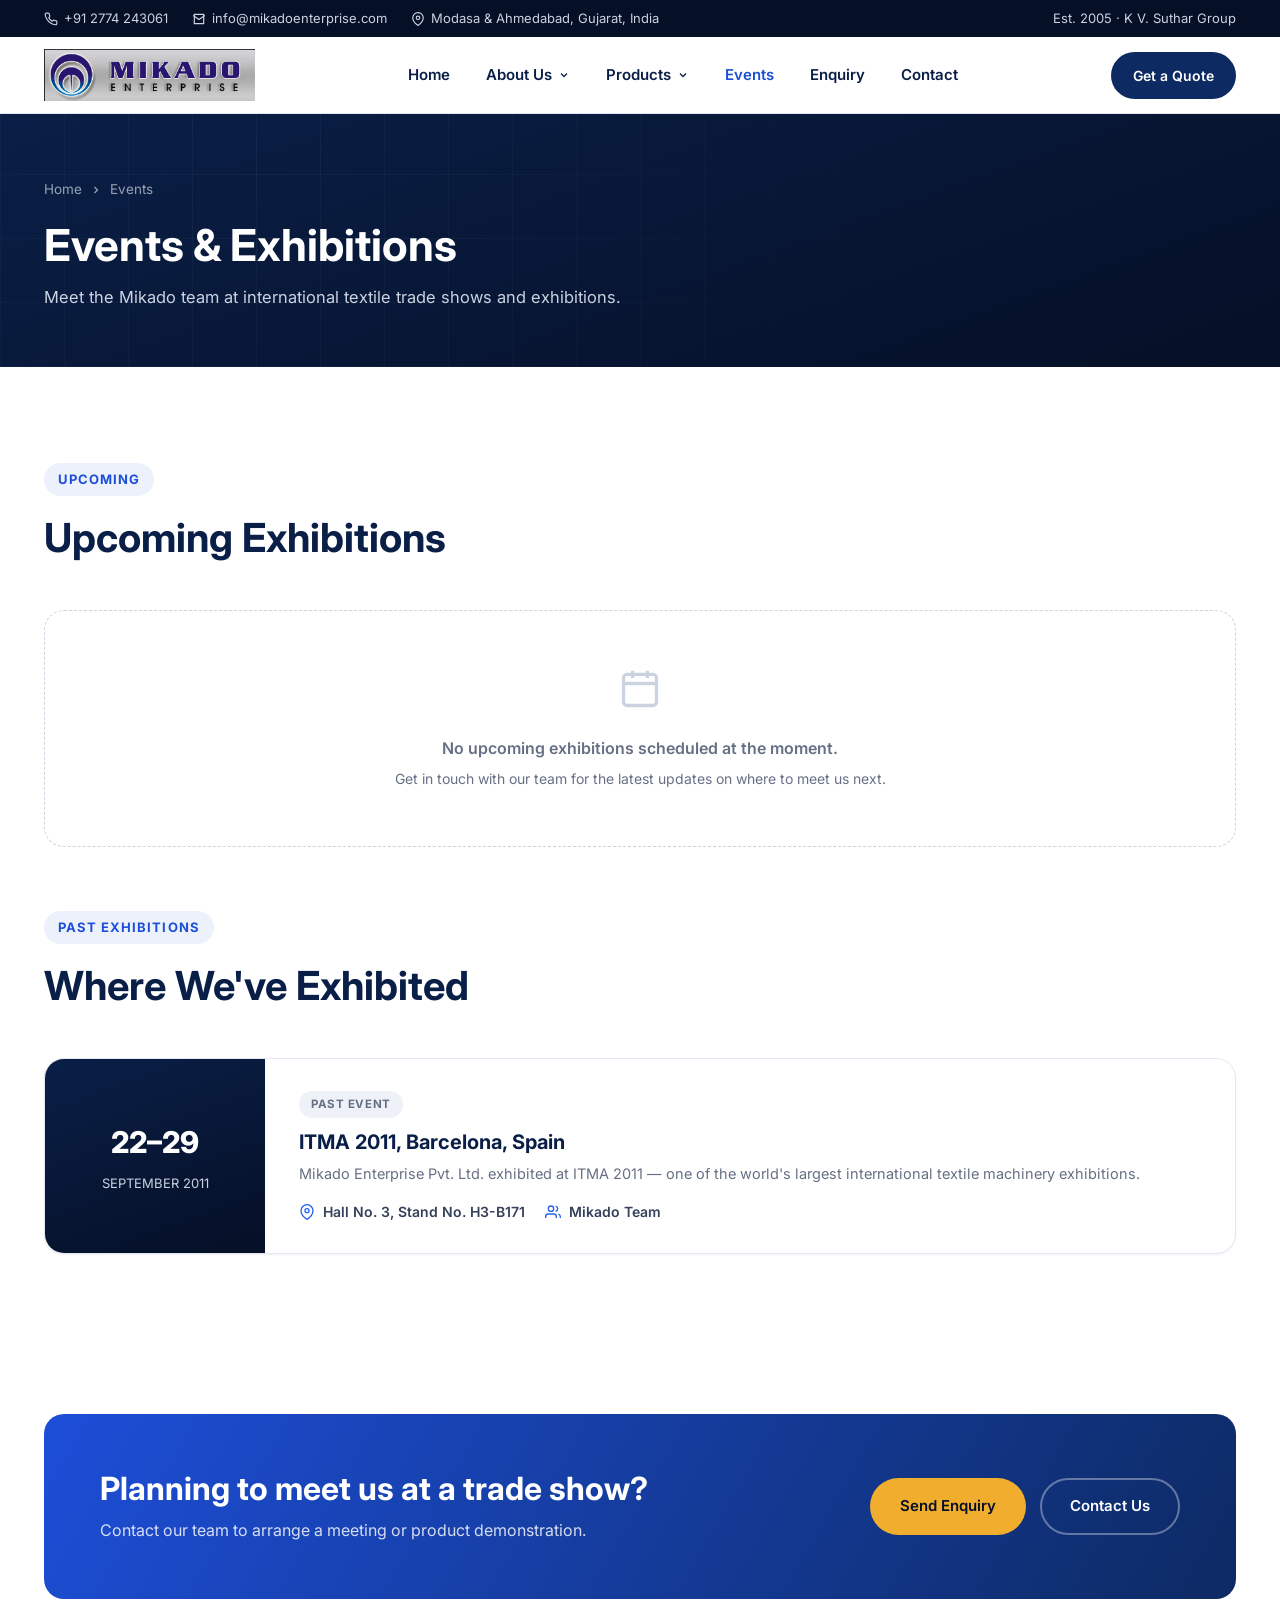
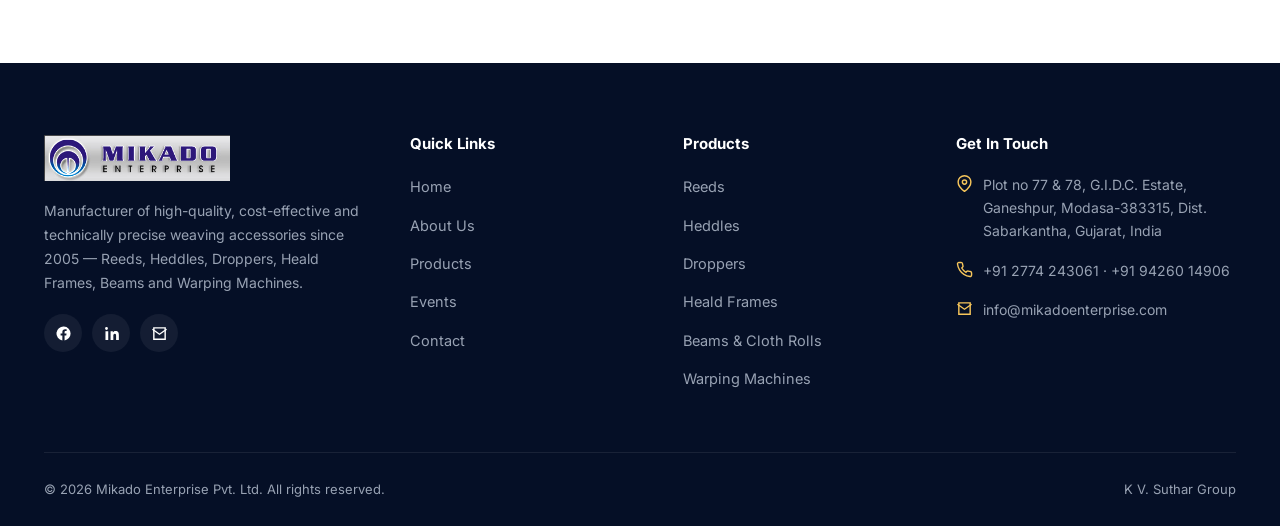
<file: events.html>
<!DOCTYPE html>
<html lang="en">
<head>
<meta charset="UTF-8" />
<meta name="viewport" content="width=device-width, initial-scale=1.0" />
<title>Events &amp; Exhibitions | Mikado Enterprise Pvt. Ltd.</title>
<meta name="description" content="Mikado Enterprise Pvt. Ltd. exhibition history and upcoming trade show appearances." />
<link rel="shortcut icon" type="image/x-icon" href="images/favicon.ico" />
<link rel="preconnect" href="https://fonts.googleapis.com">
<link rel="preconnect" href="https://fonts.gstatic.com" crossorigin>
<link href="https://fonts.googleapis.com/css2?family=Inter:wght@400;500;600;700;800&display=swap" rel="stylesheet">
<link rel="stylesheet" href="css/style.css" />
</head>
<body>

<!-- ===================== HEADER ===================== -->
<header class="site-header">
  <div class="topbar">
    <div class="container">
      <div class="topbar-links">
        <a href="tel:+912774243061"><svg viewBox="0 0 24 24" fill="none" stroke="currentColor" stroke-width="2"><path d="M22 16.92v3a2 2 0 0 1-2.18 2 19.79 19.79 0 0 1-8.63-3.07 19.5 19.5 0 0 1-6-6 19.79 19.79 0 0 1-3.07-8.67A2 2 0 0 1 4.11 2h3a2 2 0 0 1 2 1.72c.127.96.361 1.903.7 2.81a2 2 0 0 1-.45 2.11L8.09 9.91a16 16 0 0 0 6 6l1.27-1.27a2 2 0 0 1 2.11-.45c.907.339 1.85.573 2.81.7A2 2 0 0 1 22 16.92z"/></svg>+91 2774 243061</a>
        <a href="mailto:info@mikadoenterprise.com"><svg viewBox="0 0 24 24" fill="none" stroke="currentColor" stroke-width="2"><path d="M4 4h16v16H4z"/><path d="M22 6l-10 7L2 6"/></svg>info@mikadoenterprise.com</a>
        <a href="contact.html"><svg viewBox="0 0 24 24" fill="none" stroke="currentColor" stroke-width="2"><path d="M21 10c0 7-9 13-9 13s-9-6-9-13a9 9 0 0 1 18 0z"/><circle cx="12" cy="10" r="3"/></svg>Modasa &amp; Ahmedabad, Gujarat, India</a>
      </div>
      <div class="topbar-links">
        <span>Est. 2005 · K V. Suthar Group</span>
      </div>
    </div>
  </div>

  <div class="container navbar">
    <a href="index.html" class="brand"><img src="images/logo.jpg" alt="Mikado Enterprise Pvt. Ltd." /></a>

    <ul class="nav-links">
      <li><a href="index.html">Home</a></li>
      <li>
        <a href="about.html">About Us <svg class="chev" viewBox="0 0 24 24" fill="none" stroke="currentColor" stroke-width="2.5"><path d="M6 9l6 6 6-6"/></svg></a>
        <div class="dropdown">
          <a href="about.html#goal"><svg viewBox="0 0 24 24" fill="none" stroke="currentColor" stroke-width="2"><circle cx="12" cy="12" r="10"/><circle cx="12" cy="12" r="6"/><circle cx="12" cy="12" r="2"/></svg>Our Goal &amp; Commitment</a>
          <a href="about.html#management"><svg viewBox="0 0 24 24" fill="none" stroke="currentColor" stroke-width="2"><path d="M17 21v-2a4 4 0 0 0-4-4H5a4 4 0 0 0-4 4v2"/><circle cx="9" cy="7" r="4"/><path d="M23 21v-2a4 4 0 0 0-3-3.87"/><path d="M16 3.13a4 4 0 0 1 0 7.75"/></svg>Management</a>
        </div>
      </li>
      <li>
        <a href="products.html">Products <svg class="chev" viewBox="0 0 24 24" fill="none" stroke="currentColor" stroke-width="2.5"><path d="M6 9l6 6 6-6"/></svg></a>
        <div class="dropdown">
          <a href="products.html#reeds"><svg viewBox="0 0 24 24" fill="none" stroke="currentColor" stroke-width="2"><path d="M4 6h16M4 12h16M4 18h16"/></svg>Reeds</a>
          <a href="products.html#heddles"><svg viewBox="0 0 24 24" fill="none" stroke="currentColor" stroke-width="2"><path d="M12 2v20M8 6l4-4 4 4M8 18l4 4 4-4"/></svg>Heddles</a>
          <a href="products.html#droppers"><svg viewBox="0 0 24 24" fill="none" stroke="currentColor" stroke-width="2"><path d="M12 2l3 7h7l-5.5 4.5L18.5 21 12 16.5 5.5 21l2-7.5L2 9h7z"/></svg>Droppers</a>
          <a href="products.html#heald-frames"><svg viewBox="0 0 24 24" fill="none" stroke="currentColor" stroke-width="2"><rect x="3" y="3" width="18" height="18" rx="2"/><path d="M3 9h18M9 3v18"/></svg>Heald Frames &amp; Accessories</a>
          <a href="products.html#beams"><svg viewBox="0 0 24 24" fill="none" stroke="currentColor" stroke-width="2"><circle cx="12" cy="12" r="9"/><circle cx="12" cy="12" r="3"/></svg>Beams &amp; Cloth Rolls</a>
          <a href="products.html#warping"><svg viewBox="0 0 24 24" fill="none" stroke="currentColor" stroke-width="2"><path d="M3 3v18h18"/><path d="M7 15l4-4 3 3 5-6"/></svg>Warping Machines</a>
        </div>
      </li>
      <li class="active"><a href="events.html">Events</a></li>
      <li><a href="contact.html#enquiry">Enquiry</a></li>
      <li><a href="contact.html">Contact</a></li>
    </ul>

    <div class="nav-cta">
      <a href="contact.html#enquiry" class="btn btn-navy btn-sm">Get a Quote</a>
    </div>

    <button class="nav-toggle" aria-label="Open menu"><svg viewBox="0 0 24 24" fill="none" stroke="currentColor" stroke-width="2"><path d="M3 6h18M3 12h18M3 18h18"/></svg></button>
  </div>
</header>

<div class="nav-backdrop"></div>
<nav class="mobile-nav">
  <div class="mobile-nav-head">
    <img src="images/logo.jpg" alt="Mikado Enterprise" />
    <button class="mobile-nav-close" aria-label="Close menu"><svg viewBox="0 0 24 24" fill="none" stroke="currentColor" stroke-width="2"><path d="M18 6L6 18M6 6l12 12"/></svg></button>
  </div>
  <ul>
    <li><a href="index.html">Home</a></li>
    <li><a href="about.html">About Us</a>
      <div class="sub">
        <a href="about.html#goal">Our Goal &amp; Commitment</a>
        <a href="about.html#management">Management</a>
      </div>
    </li>
    <li><a href="products.html">Products</a>
      <div class="sub">
        <a href="products.html#reeds">Reeds</a>
        <a href="products.html#heddles">Heddles</a>
        <a href="products.html#droppers">Droppers</a>
        <a href="products.html#heald-frames">Heald Frames &amp; Accessories</a>
        <a href="products.html#beams">Beams &amp; Cloth Rolls</a>
        <a href="products.html#warping">Warping Machines</a>
      </div>
    </li>
    <li><a href="events.html">Events</a></li>
    <li><a href="contact.html">Contact</a></li>
  </ul>
  <div class="mobile-nav-cta">
    <a href="contact.html#enquiry" class="btn btn-navy btn-block">Get a Quote</a>
    <a href="tel:+912774243061" class="btn btn-ghost btn-block">Call Us</a>
  </div>
</nav>

<!-- ===================== PAGE HERO ===================== -->
<section class="page-hero">
  <div class="container">
    <div class="breadcrumb"><a href="index.html">Home</a><svg viewBox="0 0 24 24" fill="none" stroke="currentColor" stroke-width="2.5"><path d="M9 18l6-6-6-6"/></svg><span>Events</span></div>
    <h1>Events &amp; Exhibitions</h1>
    <p>Meet the Mikado team at international textile trade shows and exhibitions.</p>
  </div>
</section>

<section class="section">
  <div class="container">

    <div class="section-head">
      <span class="eyebrow">Upcoming</span>
      <h2>Upcoming Exhibitions</h2>
    </div>
    <div class="empty-state reveal" style="margin-bottom:64px;">
      <svg viewBox="0 0 24 24" fill="none" stroke="currentColor" stroke-width="1.8"><rect x="3" y="4" width="18" height="17" rx="2"/><path d="M3 9h18M8 2v4M16 2v4"/></svg>
      <p style="margin:0;font-weight:600;">No upcoming exhibitions scheduled at the moment.</p>
      <p style="margin:6px 0 0;font-size:14px;">Get in touch with our team for the latest updates on where to meet us next.</p>
    </div>

    <div class="section-head">
      <span class="eyebrow">Past Exhibitions</span>
      <h2>Where We've Exhibited</h2>
    </div>
    <div class="event-card reveal">
      <div class="event-date">
        <b>22&ndash;29</b>
        <span>SEPTEMBER 2011</span>
      </div>
      <div class="event-body">
        <span class="event-status past">Past Event</span>
        <h3>ITMA 2011, Barcelona, Spain</h3>
        <p>Mikado Enterprise Pvt. Ltd. exhibited at ITMA 2011 — one of the world's largest international textile machinery exhibitions.</p>
        <div class="meta">
          <div><svg viewBox="0 0 24 24" fill="none" stroke="currentColor" stroke-width="2"><path d="M21 10c0 7-9 13-9 13s-9-6-9-13a9 9 0 0 1 18 0z"/><circle cx="12" cy="10" r="3"/></svg>Hall No. 3, Stand No. H3-B171</div>
          <div><svg viewBox="0 0 24 24" fill="none" stroke="currentColor" stroke-width="2"><path d="M17 21v-2a4 4 0 0 0-4-4H5a4 4 0 0 0-4 4v2"/><circle cx="9" cy="7" r="4"/><path d="M23 21v-2a4 4 0 0 0-3-3.87"/><path d="M16 3.13a4 4 0 0 1 0 7.75"/></svg>Mikado Team</div>
        </div>
      </div>
    </div>

  </div>
</section>

<!-- ===================== CTA ===================== -->
<section class="section-sm">
  <div class="container">
    <div class="cta-banner reveal">
      <div>
        <h2>Planning to meet us at a trade show?</h2>
        <p>Contact our team to arrange a meeting or product demonstration.</p>
      </div>
      <div class="cta-actions">
        <a href="contact.html#enquiry" class="btn btn-primary">Send Enquiry</a>
        <a href="contact.html" class="btn btn-outline">Contact Us</a>
      </div>
    </div>
  </div>
</section>

<!-- ===================== FOOTER ===================== -->
<footer class="site-footer">
  <div class="container">
    <div class="footer-grid">
      <div class="footer-brand">
        <img src="images/logo.jpg" alt="Mikado Enterprise Pvt. Ltd." />
        <p>Manufacturer of high-quality, cost-effective and technically precise weaving accessories since 2005 — Reeds, Heddles, Droppers, Heald Frames, Beams and Warping Machines.</p>
        <div class="footer-social">
          <a href="#" aria-label="Facebook"><svg viewBox="0 0 24 24" fill="currentColor"><path d="M22 12a10 10 0 1 0-11.6 9.9v-7H7.9V12h2.5V9.8c0-2.5 1.5-3.9 3.8-3.9 1.1 0 2.2.2 2.2.2v2.5h-1.3c-1.2 0-1.6.8-1.6 1.6V12h2.8l-.4 2.9h-2.4v7A10 10 0 0 0 22 12z"/></svg></a>
          <a href="#" aria-label="LinkedIn"><svg viewBox="0 0 24 24" fill="currentColor"><path d="M6.94 5a2 2 0 1 1-4-.02 2 2 0 0 1 4 .02zM3.5 8.75h3.9V21H3.5V8.75zM10.2 8.75h3.74v1.68h.05c.52-.98 1.8-2 3.7-2 3.96 0 4.7 2.6 4.7 6V21h-3.9v-5.5c0-1.3 0-3-1.8-3s-2.1 1.4-2.1 2.9V21h-3.9V8.75z"/></svg></a>
          <a href="mailto:info@mikadoenterprise.com" aria-label="Email"><svg viewBox="0 0 24 24" fill="none" stroke="currentColor" stroke-width="2"><path d="M4 4h16v16H4z"/><path d="M22 6l-10 7L2 6"/></svg></a>
        </div>
      </div>
      <div class="footer-col">
        <h4>Quick Links</h4>
        <ul>
          <li><a href="index.html">Home</a></li>
          <li><a href="about.html">About Us</a></li>
          <li><a href="products.html">Products</a></li>
          <li><a href="events.html">Events</a></li>
          <li><a href="contact.html">Contact</a></li>
        </ul>
      </div>
      <div class="footer-col">
        <h4>Products</h4>
        <ul>
          <li><a href="products.html#reeds">Reeds</a></li>
          <li><a href="products.html#heddles">Heddles</a></li>
          <li><a href="products.html#droppers">Droppers</a></li>
          <li><a href="products.html#heald-frames">Heald Frames</a></li>
          <li><a href="products.html#beams">Beams &amp; Cloth Rolls</a></li>
          <li><a href="products.html#warping">Warping Machines</a></li>
        </ul>
      </div>
      <div class="footer-col">
        <h4>Get In Touch</h4>
        <ul class="footer-contact">
          <li><svg viewBox="0 0 24 24" fill="none" stroke="currentColor" stroke-width="2"><path d="M21 10c0 7-9 13-9 13s-9-6-9-13a9 9 0 0 1 18 0z"/><circle cx="12" cy="10" r="3"/></svg>Plot no 77 &amp; 78, G.I.D.C. Estate, Ganeshpur, Modasa-383315, Dist. Sabarkantha, Gujarat, India</li>
          <li><svg viewBox="0 0 24 24" fill="none" stroke="currentColor" stroke-width="2"><path d="M22 16.92v3a2 2 0 0 1-2.18 2 19.79 19.79 0 0 1-8.63-3.07 19.5 19.5 0 0 1-6-6 19.79 19.79 0 0 1-3.07-8.67A2 2 0 0 1 4.11 2h3a2 2 0 0 1 2 1.72c.127.96.361 1.903.7 2.81a2 2 0 0 1-.45 2.11L8.09 9.91a16 16 0 0 0 6 6l1.27-1.27a2 2 0 0 1 2.11-.45c.907.339 1.85.573 2.81.7A2 2 0 0 1 22 16.92z"/></svg>+91 2774 243061 · +91 94260 14906</li>
          <li><svg viewBox="0 0 24 24" fill="none" stroke="currentColor" stroke-width="2"><path d="M4 4h16v16H4z"/><path d="M22 6l-10 7L2 6"/></svg>info@mikadoenterprise.com</li>
        </ul>
      </div>
    </div>
    <div class="footer-bottom">
      <span>&copy; 2026 Mikado Enterprise Pvt. Ltd. All rights reserved.</span>
      <span>K V. Suthar Group</span>
    </div>
  </div>
</footer>

<button class="back-to-top" aria-label="Back to top"><svg viewBox="0 0 24 24" fill="none" stroke="currentColor" stroke-width="2.5"><path d="M12 19V5M5 12l7-7 7 7"/></svg></button>

<script src="js/main.js"></script>
</body>
</html>
</file>
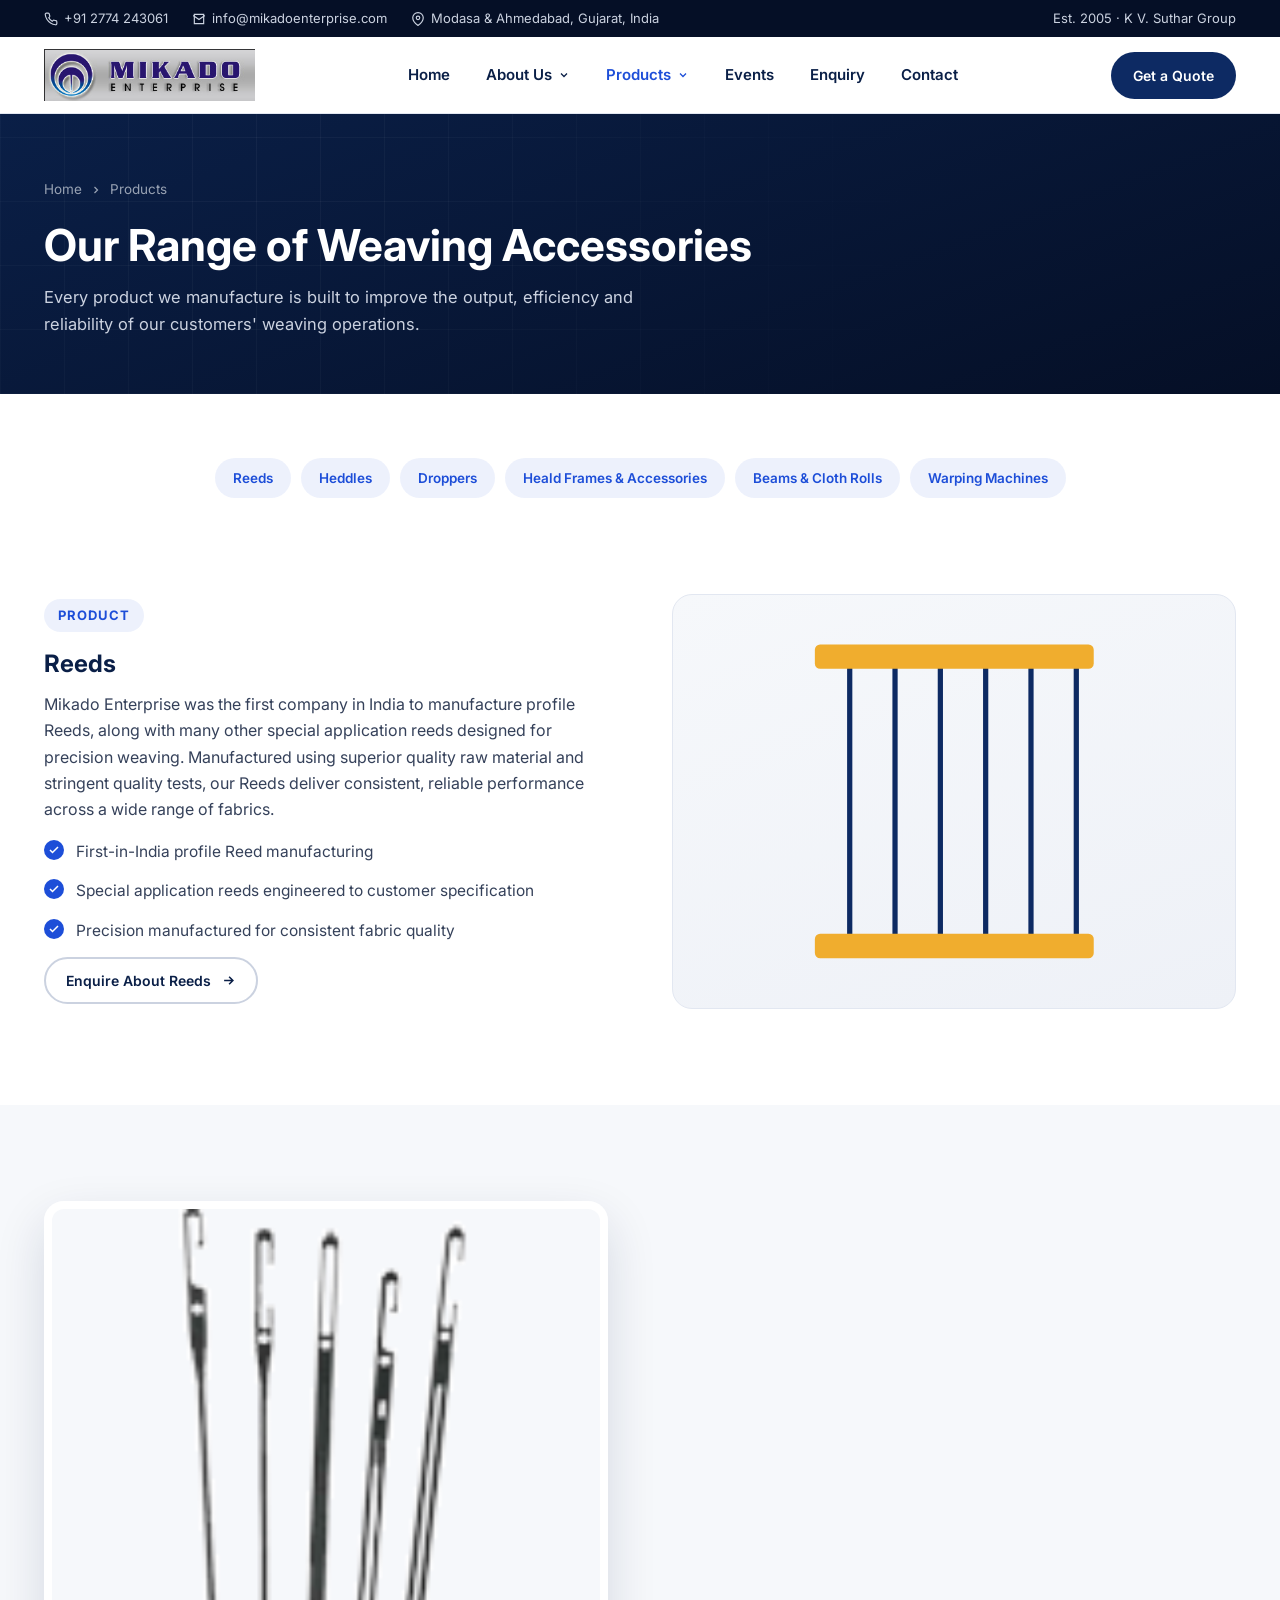
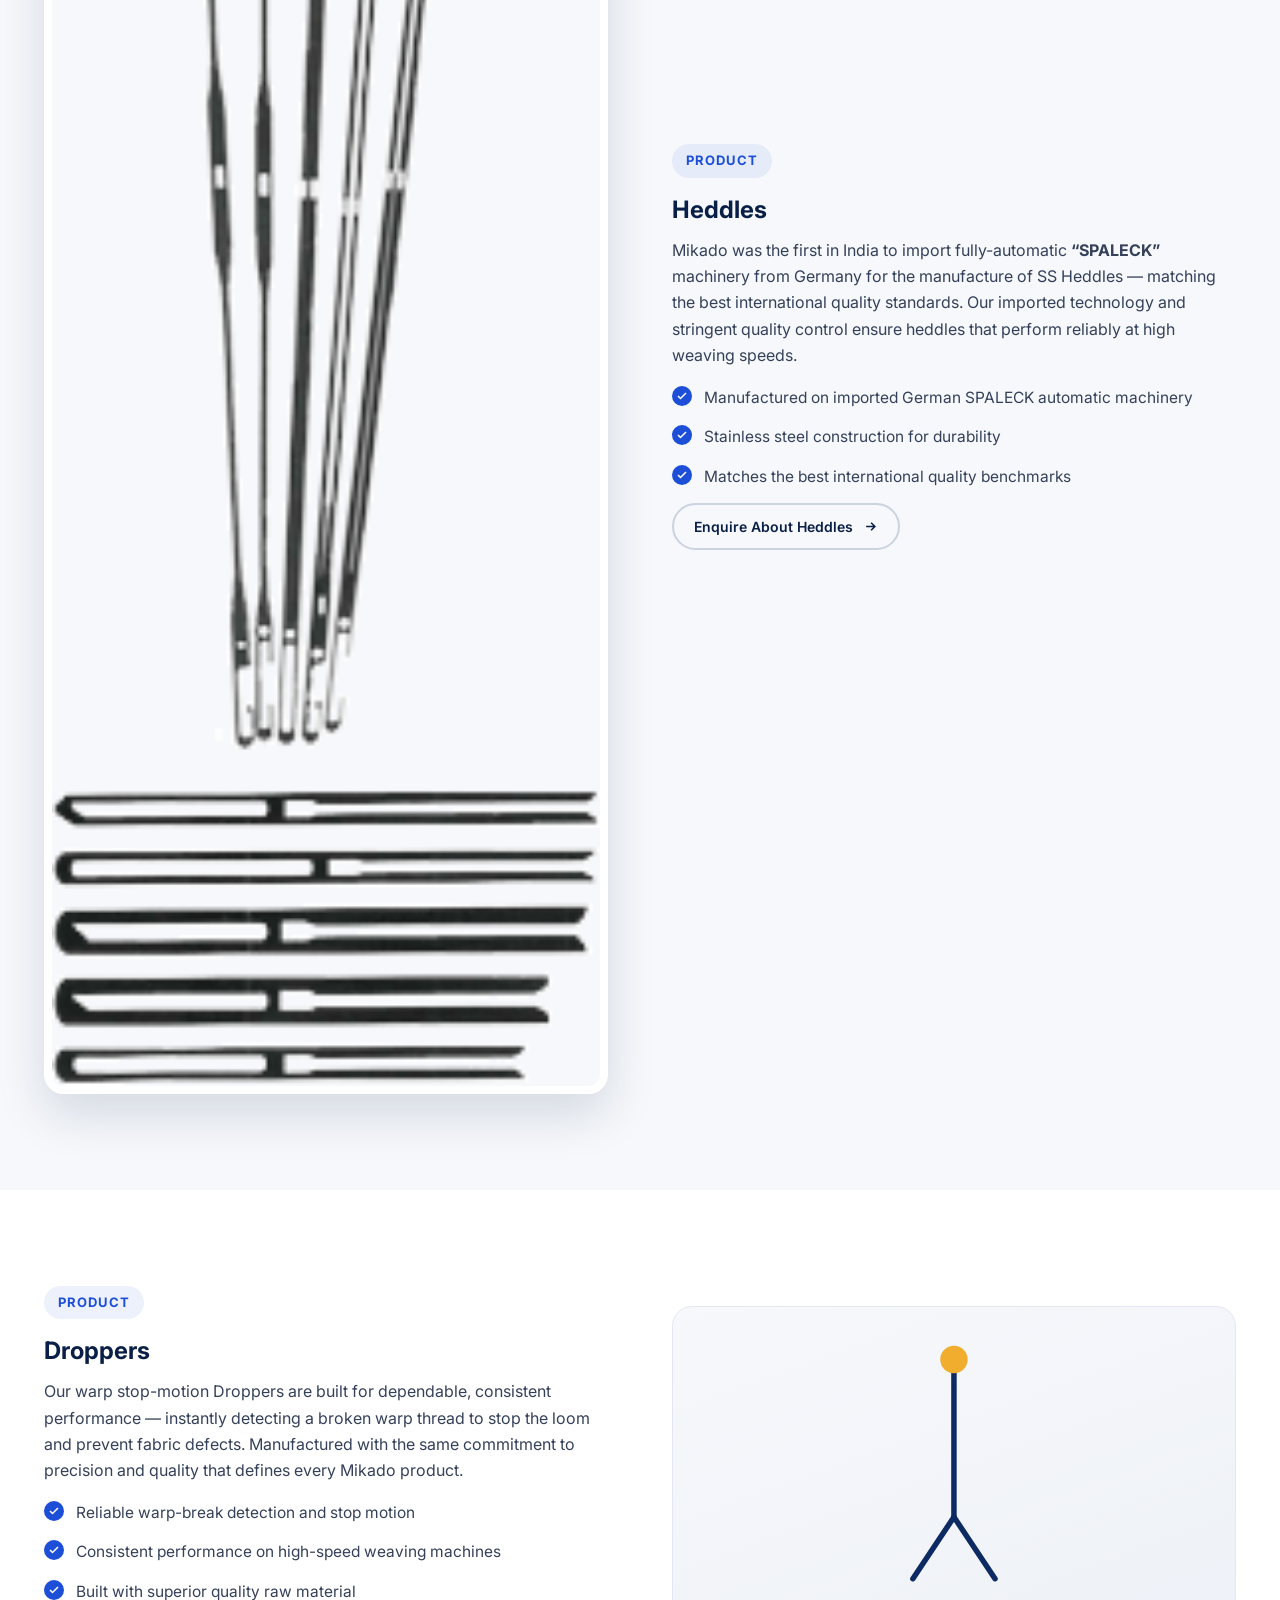
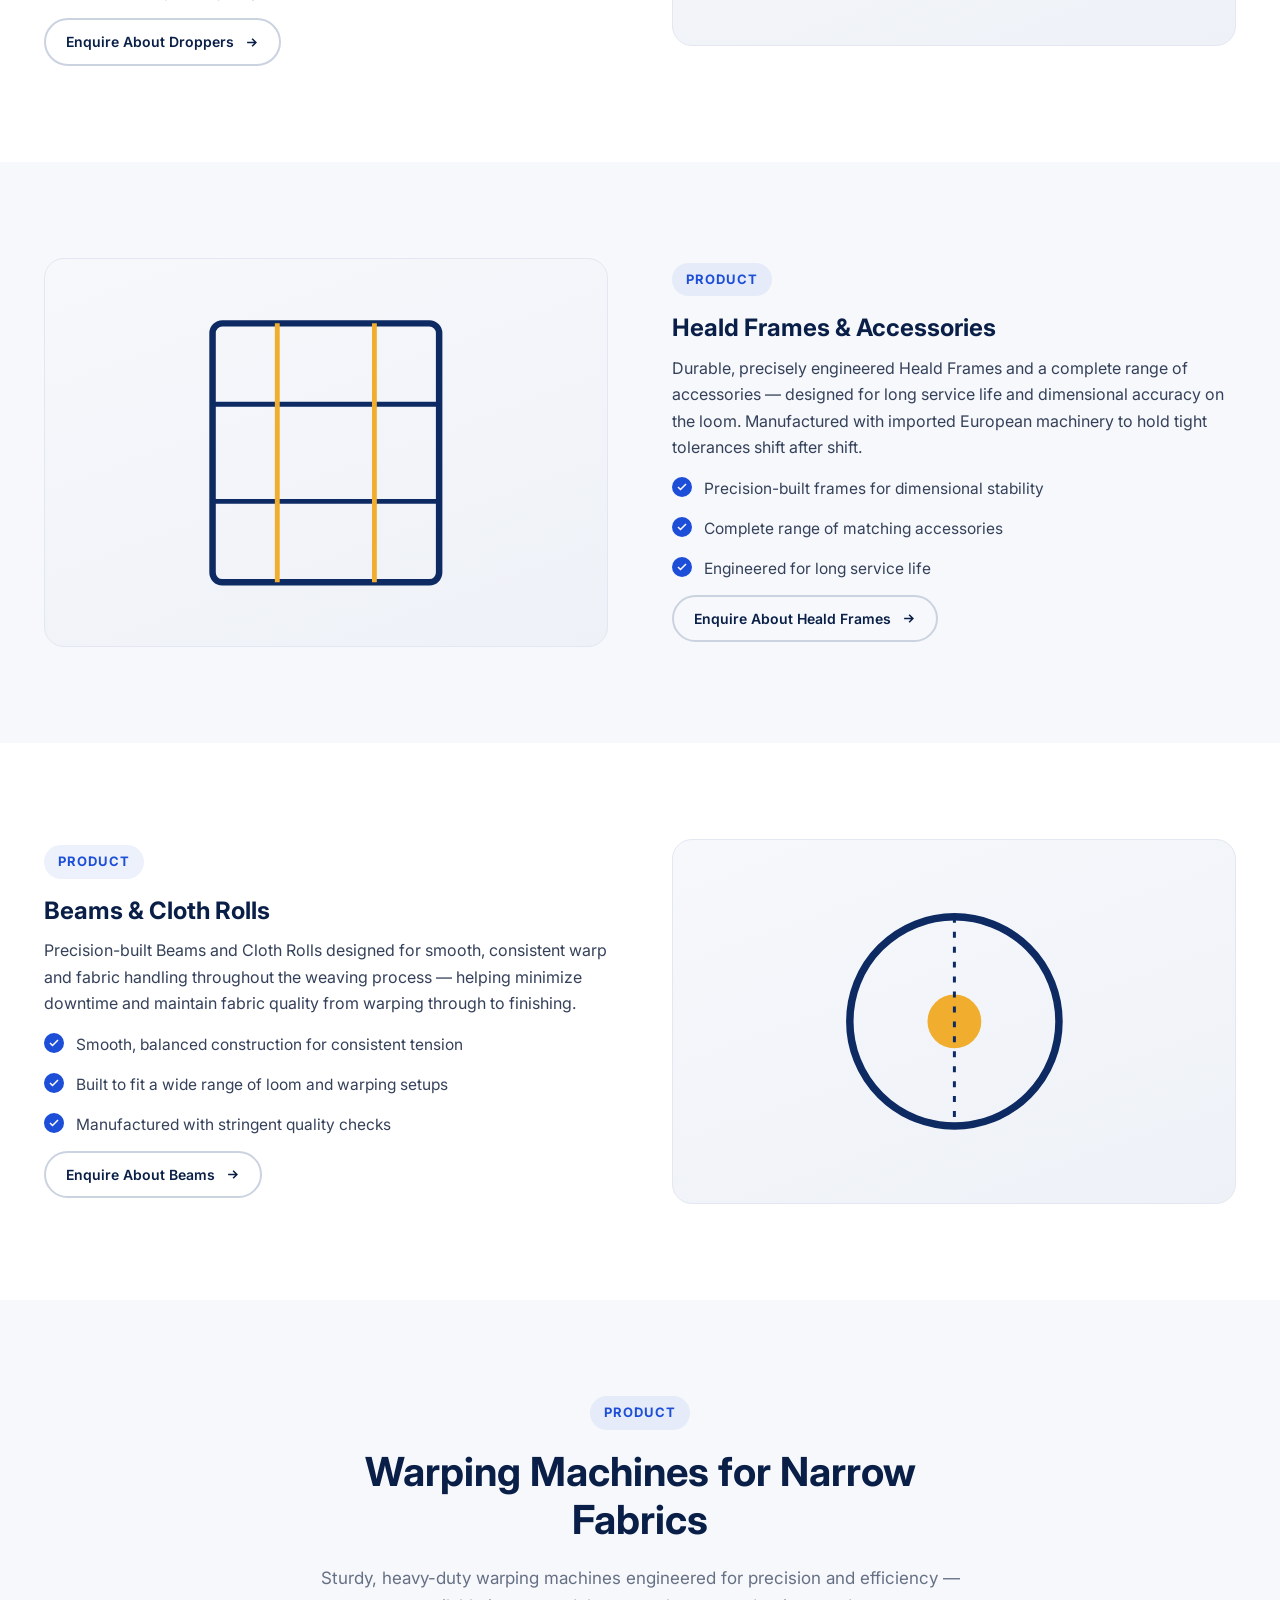
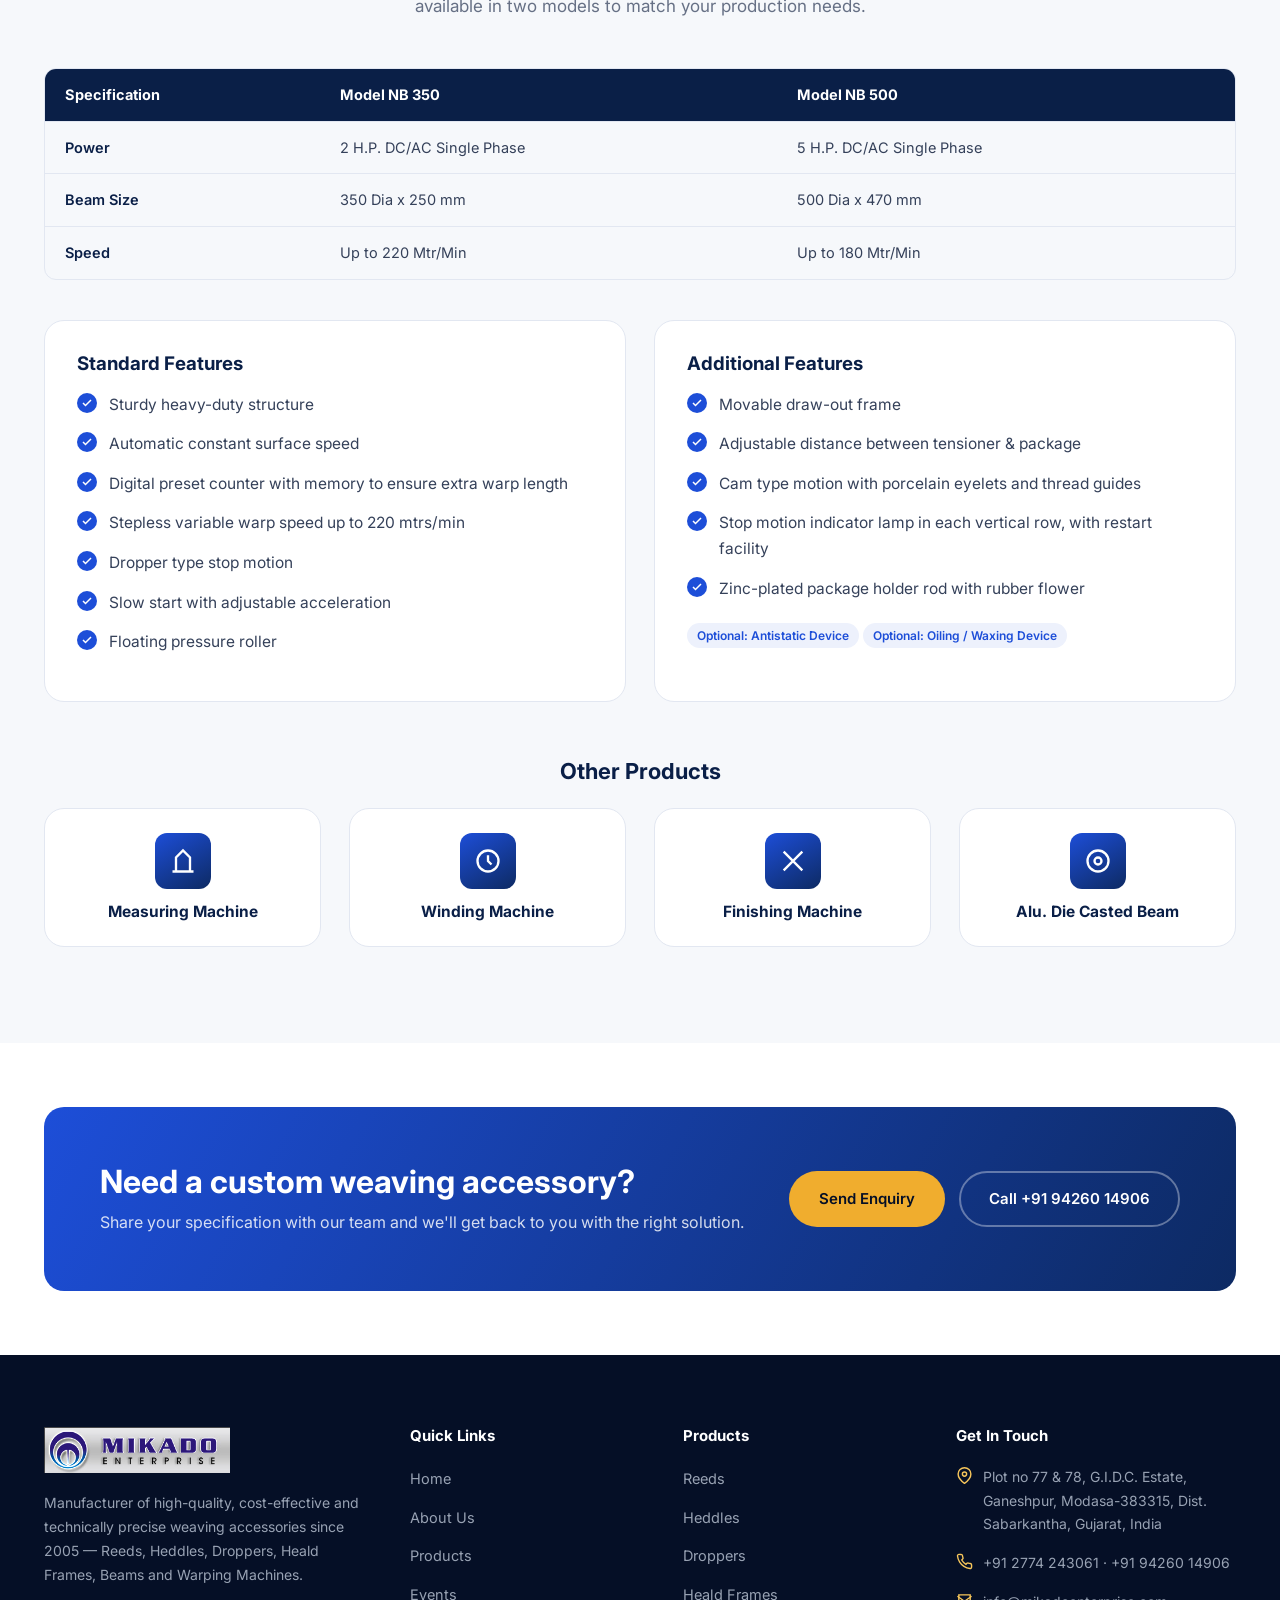
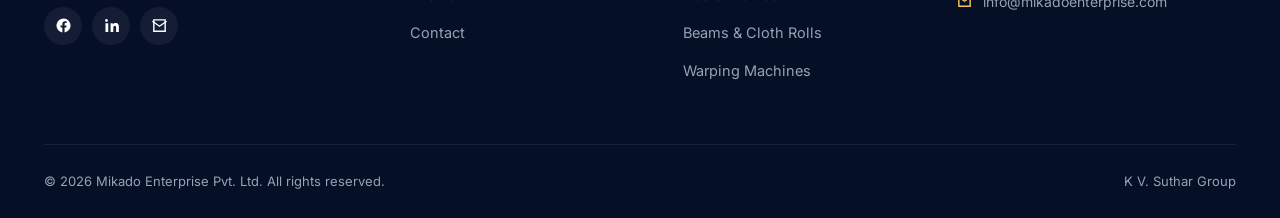
<file: products.html>
<!DOCTYPE html>
<html lang="en">
<head>
<meta charset="UTF-8" />
<meta name="viewport" content="width=device-width, initial-scale=1.0" />
<title>Products | Mikado Enterprise Pvt. Ltd.</title>
<meta name="description" content="Reeds, Heddles, Droppers, Heald Frames &amp; Accessories, Beams &amp; Cloth Rolls, and Warping Machines for narrow fabrics — precision weaving accessories by Mikado Enterprise." />
<link rel="shortcut icon" type="image/x-icon" href="images/favicon.ico" />
<link rel="preconnect" href="https://fonts.googleapis.com">
<link rel="preconnect" href="https://fonts.gstatic.com" crossorigin>
<link href="https://fonts.googleapis.com/css2?family=Inter:wght@400;500;600;700;800&display=swap" rel="stylesheet">
<link rel="stylesheet" href="css/style.css" />
</head>
<body>

<!-- ===================== HEADER ===================== -->
<header class="site-header">
  <div class="topbar">
    <div class="container">
      <div class="topbar-links">
        <a href="tel:+912774243061"><svg viewBox="0 0 24 24" fill="none" stroke="currentColor" stroke-width="2"><path d="M22 16.92v3a2 2 0 0 1-2.18 2 19.79 19.79 0 0 1-8.63-3.07 19.5 19.5 0 0 1-6-6 19.79 19.79 0 0 1-3.07-8.67A2 2 0 0 1 4.11 2h3a2 2 0 0 1 2 1.72c.127.96.361 1.903.7 2.81a2 2 0 0 1-.45 2.11L8.09 9.91a16 16 0 0 0 6 6l1.27-1.27a2 2 0 0 1 2.11-.45c.907.339 1.85.573 2.81.7A2 2 0 0 1 22 16.92z"/></svg>+91 2774 243061</a>
        <a href="mailto:info@mikadoenterprise.com"><svg viewBox="0 0 24 24" fill="none" stroke="currentColor" stroke-width="2"><path d="M4 4h16v16H4z"/><path d="M22 6l-10 7L2 6"/></svg>info@mikadoenterprise.com</a>
        <a href="contact.html"><svg viewBox="0 0 24 24" fill="none" stroke="currentColor" stroke-width="2"><path d="M21 10c0 7-9 13-9 13s-9-6-9-13a9 9 0 0 1 18 0z"/><circle cx="12" cy="10" r="3"/></svg>Modasa &amp; Ahmedabad, Gujarat, India</a>
      </div>
      <div class="topbar-links">
        <span>Est. 2005 · K V. Suthar Group</span>
      </div>
    </div>
  </div>

  <div class="container navbar">
    <a href="index.html" class="brand"><img src="images/logo.jpg" alt="Mikado Enterprise Pvt. Ltd." /></a>

    <ul class="nav-links">
      <li><a href="index.html">Home</a></li>
      <li>
        <a href="about.html">About Us <svg class="chev" viewBox="0 0 24 24" fill="none" stroke="currentColor" stroke-width="2.5"><path d="M6 9l6 6 6-6"/></svg></a>
        <div class="dropdown">
          <a href="about.html#goal"><svg viewBox="0 0 24 24" fill="none" stroke="currentColor" stroke-width="2"><circle cx="12" cy="12" r="10"/><circle cx="12" cy="12" r="6"/><circle cx="12" cy="12" r="2"/></svg>Our Goal &amp; Commitment</a>
          <a href="about.html#management"><svg viewBox="0 0 24 24" fill="none" stroke="currentColor" stroke-width="2"><path d="M17 21v-2a4 4 0 0 0-4-4H5a4 4 0 0 0-4 4v2"/><circle cx="9" cy="7" r="4"/><path d="M23 21v-2a4 4 0 0 0-3-3.87"/><path d="M16 3.13a4 4 0 0 1 0 7.75"/></svg>Management</a>
        </div>
      </li>
      <li class="active">
        <a href="products.html">Products <svg class="chev" viewBox="0 0 24 24" fill="none" stroke="currentColor" stroke-width="2.5"><path d="M6 9l6 6 6-6"/></svg></a>
        <div class="dropdown">
          <a href="products.html#reeds"><svg viewBox="0 0 24 24" fill="none" stroke="currentColor" stroke-width="2"><path d="M4 6h16M4 12h16M4 18h16"/></svg>Reeds</a>
          <a href="products.html#heddles"><svg viewBox="0 0 24 24" fill="none" stroke="currentColor" stroke-width="2"><path d="M12 2v20M8 6l4-4 4 4M8 18l4 4 4-4"/></svg>Heddles</a>
          <a href="products.html#droppers"><svg viewBox="0 0 24 24" fill="none" stroke="currentColor" stroke-width="2"><path d="M12 2l3 7h7l-5.5 4.5L18.5 21 12 16.5 5.5 21l2-7.5L2 9h7z"/></svg>Droppers</a>
          <a href="products.html#heald-frames"><svg viewBox="0 0 24 24" fill="none" stroke="currentColor" stroke-width="2"><rect x="3" y="3" width="18" height="18" rx="2"/><path d="M3 9h18M9 3v18"/></svg>Heald Frames &amp; Accessories</a>
          <a href="products.html#beams"><svg viewBox="0 0 24 24" fill="none" stroke="currentColor" stroke-width="2"><circle cx="12" cy="12" r="9"/><circle cx="12" cy="12" r="3"/></svg>Beams &amp; Cloth Rolls</a>
          <a href="products.html#warping"><svg viewBox="0 0 24 24" fill="none" stroke="currentColor" stroke-width="2"><path d="M3 3v18h18"/><path d="M7 15l4-4 3 3 5-6"/></svg>Warping Machines</a>
        </div>
      </li>
      <li><a href="events.html">Events</a></li>
      <li><a href="contact.html#enquiry">Enquiry</a></li>
      <li><a href="contact.html">Contact</a></li>
    </ul>

    <div class="nav-cta">
      <a href="contact.html#enquiry" class="btn btn-navy btn-sm">Get a Quote</a>
    </div>

    <button class="nav-toggle" aria-label="Open menu"><svg viewBox="0 0 24 24" fill="none" stroke="currentColor" stroke-width="2"><path d="M3 6h18M3 12h18M3 18h18"/></svg></button>
  </div>
</header>

<div class="nav-backdrop"></div>
<nav class="mobile-nav">
  <div class="mobile-nav-head">
    <img src="images/logo.jpg" alt="Mikado Enterprise" />
    <button class="mobile-nav-close" aria-label="Close menu"><svg viewBox="0 0 24 24" fill="none" stroke="currentColor" stroke-width="2"><path d="M18 6L6 18M6 6l12 12"/></svg></button>
  </div>
  <ul>
    <li><a href="index.html">Home</a></li>
    <li><a href="about.html">About Us</a>
      <div class="sub">
        <a href="about.html#goal">Our Goal &amp; Commitment</a>
        <a href="about.html#management">Management</a>
      </div>
    </li>
    <li><a href="products.html">Products</a>
      <div class="sub">
        <a href="products.html#reeds">Reeds</a>
        <a href="products.html#heddles">Heddles</a>
        <a href="products.html#droppers">Droppers</a>
        <a href="products.html#heald-frames">Heald Frames &amp; Accessories</a>
        <a href="products.html#beams">Beams &amp; Cloth Rolls</a>
        <a href="products.html#warping">Warping Machines</a>
      </div>
    </li>
    <li><a href="events.html">Events</a></li>
    <li><a href="contact.html">Contact</a></li>
  </ul>
  <div class="mobile-nav-cta">
    <a href="contact.html#enquiry" class="btn btn-navy btn-block">Get a Quote</a>
    <a href="tel:+912774243061" class="btn btn-ghost btn-block">Call Us</a>
  </div>
</nav>

<!-- ===================== PAGE HERO ===================== -->
<section class="page-hero">
  <div class="container">
    <div class="breadcrumb"><a href="index.html">Home</a><svg viewBox="0 0 24 24" fill="none" stroke="currentColor" stroke-width="2.5"><path d="M9 18l6-6-6-6"/></svg><span>Products</span></div>
    <h1>Our Range of Weaving Accessories</h1>
    <p>Every product we manufacture is built to improve the output, efficiency and reliability of our customers' weaving operations.</p>
  </div>
</section>

<!-- Quick jump chips -->
<section class="section-sm" style="padding-bottom:0;">
  <div class="container">
    <div class="tag-row" style="justify-content:center;display:flex;flex-wrap:wrap;gap:10px;">
      <a href="#reeds" class="tag" style="font-size:13.5px;padding:9px 18px;">Reeds</a>
      <a href="#heddles" class="tag" style="font-size:13.5px;padding:9px 18px;">Heddles</a>
      <a href="#droppers" class="tag" style="font-size:13.5px;padding:9px 18px;">Droppers</a>
      <a href="#heald-frames" class="tag" style="font-size:13.5px;padding:9px 18px;">Heald Frames &amp; Accessories</a>
      <a href="#beams" class="tag" style="font-size:13.5px;padding:9px 18px;">Beams &amp; Cloth Rolls</a>
      <a href="#warping" class="tag" style="font-size:13.5px;padding:9px 18px;">Warping Machines</a>
    </div>
  </div>
</section>

<!-- ===================== REEDS ===================== -->
<section id="reeds" class="section">
  <div class="container split">
    <div class="reveal">
      <span class="eyebrow">Product</span>
      <h2>Reeds</h2>
      <p>Mikado Enterprise was the first company in India to manufacture profile Reeds, along with many other special application reeds designed for precision weaving. Manufactured using superior quality raw material and stringent quality tests, our Reeds deliver consistent, reliable performance across a wide range of fabrics.</p>
      <ul class="check-list">
        <li><svg viewBox="0 0 24 24" fill="none" stroke="currentColor" stroke-width="3"><path d="M20 6L9 17l-5-5"/></svg>First-in-India profile Reed manufacturing</li>
        <li><svg viewBox="0 0 24 24" fill="none" stroke="currentColor" stroke-width="3"><path d="M20 6L9 17l-5-5"/></svg>Special application reeds engineered to customer specification</li>
        <li><svg viewBox="0 0 24 24" fill="none" stroke="currentColor" stroke-width="3"><path d="M20 6L9 17l-5-5"/></svg>Precision manufactured for consistent fabric quality</li>
      </ul>
      <a href="contact.html#enquiry" class="btn btn-ghost btn-sm">Enquire About Reeds
        <svg viewBox="0 0 24 24" fill="none" stroke="currentColor" stroke-width="2.5" width="15" height="15"><path d="M5 12h14M13 6l6 6-6 6"/></svg>
      </a>
    </div>
    <div class="card reveal" style="display:flex;align-items:center;justify-content:center;min-height:280px;background:linear-gradient(160deg,var(--gray-50),var(--gray-100));">
      <svg viewBox="0 0 200 200" width="70%" style="color:var(--navy-800);">
        <g fill="none" stroke="currentColor" stroke-width="3" stroke-linecap="round">
          <line x1="40" y1="20" x2="40" y2="180"/><line x1="66" y1="20" x2="66" y2="180"/>
          <line x1="92" y1="20" x2="92" y2="180"/><line x1="118" y1="20" x2="118" y2="180"/>
          <line x1="144" y1="20" x2="144" y2="180"/><line x1="170" y1="20" x2="170" y2="180"/>
        </g>
        <rect x="20" y="10" width="160" height="14" rx="3" fill="var(--gold-500,#f0ad2e)" stroke="none"/>
        <rect x="20" y="176" width="160" height="14" rx="3" fill="var(--gold-500,#f0ad2e)" stroke="none"/>
      </svg>
    </div>
  </div>
</section>

<!-- ===================== HEDDLES ===================== -->
<section id="heddles" class="section section-alt">
  <div class="container split">
    <div class="split-media frame reveal" style="order:1;">
      <img src="images/heddles.jpg" alt="Mikado Enterprise Heddles" />
    </div>
    <div class="reveal" style="order:2;">
      <span class="eyebrow">Product</span>
      <h2>Heddles</h2>
      <p>Mikado was the first in India to import fully-automatic <strong>&ldquo;SPALECK&rdquo;</strong> machinery from Germany for the manufacture of SS Heddles — matching the best international quality standards. Our imported technology and stringent quality control ensure heddles that perform reliably at high weaving speeds.</p>
      <ul class="check-list">
        <li><svg viewBox="0 0 24 24" fill="none" stroke="currentColor" stroke-width="3"><path d="M20 6L9 17l-5-5"/></svg>Manufactured on imported German SPALECK automatic machinery</li>
        <li><svg viewBox="0 0 24 24" fill="none" stroke="currentColor" stroke-width="3"><path d="M20 6L9 17l-5-5"/></svg>Stainless steel construction for durability</li>
        <li><svg viewBox="0 0 24 24" fill="none" stroke="currentColor" stroke-width="3"><path d="M20 6L9 17l-5-5"/></svg>Matches the best international quality benchmarks</li>
      </ul>
      <a href="contact.html#enquiry" class="btn btn-ghost btn-sm">Enquire About Heddles
        <svg viewBox="0 0 24 24" fill="none" stroke="currentColor" stroke-width="2.5" width="15" height="15"><path d="M5 12h14M13 6l6 6-6 6"/></svg>
      </a>
    </div>
  </div>
</section>

<!-- ===================== DROPPERS ===================== -->
<section id="droppers" class="section">
  <div class="container split">
    <div class="reveal">
      <span class="eyebrow">Product</span>
      <h2>Droppers</h2>
      <p>Our warp stop-motion Droppers are built for dependable, consistent performance — instantly detecting a broken warp thread to stop the loom and prevent fabric defects. Manufactured with the same commitment to precision and quality that defines every Mikado product.</p>
      <ul class="check-list">
        <li><svg viewBox="0 0 24 24" fill="none" stroke="currentColor" stroke-width="3"><path d="M20 6L9 17l-5-5"/></svg>Reliable warp-break detection and stop motion</li>
        <li><svg viewBox="0 0 24 24" fill="none" stroke="currentColor" stroke-width="3"><path d="M20 6L9 17l-5-5"/></svg>Consistent performance on high-speed weaving machines</li>
        <li><svg viewBox="0 0 24 24" fill="none" stroke="currentColor" stroke-width="3"><path d="M20 6L9 17l-5-5"/></svg>Built with superior quality raw material</li>
      </ul>
      <a href="contact.html#enquiry" class="btn btn-ghost btn-sm">Enquire About Droppers
        <svg viewBox="0 0 24 24" fill="none" stroke="currentColor" stroke-width="2.5" width="15" height="15"><path d="M5 12h14M13 6l6 6-6 6"/></svg>
      </a>
    </div>
    <div class="card reveal" style="display:flex;align-items:center;justify-content:center;min-height:280px;background:linear-gradient(160deg,var(--gray-50),var(--gray-100));">
      <svg viewBox="0 0 200 200" width="55%" style="color:var(--navy-800);">
        <g fill="none" stroke="currentColor" stroke-width="4" stroke-linecap="round">
          <path d="M100 15 L100 130"/>
          <path d="M100 130 L70 175"/>
          <path d="M100 130 L130 175"/>
          <circle cx="100" cy="15" r="10" fill="var(--gold-500,#f0ad2e)" stroke="none"/>
        </g>
      </svg>
    </div>
  </div>
</section>

<!-- ===================== HEALD FRAMES ===================== -->
<section id="heald-frames" class="section section-alt">
  <div class="container split">
    <div class="card reveal" style="order:1;display:flex;align-items:center;justify-content:center;min-height:280px;background:linear-gradient(160deg,var(--gray-50),var(--gray-100));">
      <svg viewBox="0 0 200 200" width="65%" style="color:var(--navy-800);">
        <rect x="30" y="20" width="140" height="160" rx="6" fill="none" stroke="currentColor" stroke-width="4"/>
        <line x1="30" y1="70" x2="170" y2="70" stroke="currentColor" stroke-width="3"/>
        <line x1="30" y1="130" x2="170" y2="130" stroke="currentColor" stroke-width="3"/>
        <line x1="70" y1="20" x2="70" y2="180" stroke="var(--gold-500,#f0ad2e)" stroke-width="3"/>
        <line x1="130" y1="20" x2="130" y2="180" stroke="var(--gold-500,#f0ad2e)" stroke-width="3"/>
      </svg>
    </div>
    <div class="reveal" style="order:2;">
      <span class="eyebrow">Product</span>
      <h2>Heald Frames &amp; Accessories</h2>
      <p>Durable, precisely engineered Heald Frames and a complete range of accessories — designed for long service life and dimensional accuracy on the loom. Manufactured with imported European machinery to hold tight tolerances shift after shift.</p>
      <ul class="check-list">
        <li><svg viewBox="0 0 24 24" fill="none" stroke="currentColor" stroke-width="3"><path d="M20 6L9 17l-5-5"/></svg>Precision-built frames for dimensional stability</li>
        <li><svg viewBox="0 0 24 24" fill="none" stroke="currentColor" stroke-width="3"><path d="M20 6L9 17l-5-5"/></svg>Complete range of matching accessories</li>
        <li><svg viewBox="0 0 24 24" fill="none" stroke="currentColor" stroke-width="3"><path d="M20 6L9 17l-5-5"/></svg>Engineered for long service life</li>
      </ul>
      <a href="contact.html#enquiry" class="btn btn-ghost btn-sm">Enquire About Heald Frames
        <svg viewBox="0 0 24 24" fill="none" stroke="currentColor" stroke-width="2.5" width="15" height="15"><path d="M5 12h14M13 6l6 6-6 6"/></svg>
      </a>
    </div>
  </div>
</section>

<!-- ===================== BEAMS & CLOTH ROLLS ===================== -->
<section id="beams" class="section">
  <div class="container split">
    <div class="reveal">
      <span class="eyebrow">Product</span>
      <h2>Beams &amp; Cloth Rolls</h2>
      <p>Precision-built Beams and Cloth Rolls designed for smooth, consistent warp and fabric handling throughout the weaving process — helping minimize downtime and maintain fabric quality from warping through to finishing.</p>
      <ul class="check-list">
        <li><svg viewBox="0 0 24 24" fill="none" stroke="currentColor" stroke-width="3"><path d="M20 6L9 17l-5-5"/></svg>Smooth, balanced construction for consistent tension</li>
        <li><svg viewBox="0 0 24 24" fill="none" stroke="currentColor" stroke-width="3"><path d="M20 6L9 17l-5-5"/></svg>Built to fit a wide range of loom and warping setups</li>
        <li><svg viewBox="0 0 24 24" fill="none" stroke="currentColor" stroke-width="3"><path d="M20 6L9 17l-5-5"/></svg>Manufactured with stringent quality checks</li>
      </ul>
      <a href="contact.html#enquiry" class="btn btn-ghost btn-sm">Enquire About Beams
        <svg viewBox="0 0 24 24" fill="none" stroke="currentColor" stroke-width="2.5" width="15" height="15"><path d="M5 12h14M13 6l6 6-6 6"/></svg>
      </a>
    </div>
    <div class="card reveal" style="display:flex;align-items:center;justify-content:center;min-height:280px;background:linear-gradient(160deg,var(--gray-50),var(--gray-100));">
      <svg viewBox="0 0 200 200" width="60%" style="color:var(--navy-800);">
        <circle cx="100" cy="100" r="70" fill="none" stroke="currentColor" stroke-width="5"/>
        <circle cx="100" cy="100" r="18" fill="var(--gold-500,#f0ad2e)" stroke="none"/>
        <line x1="100" y1="30" x2="100" y2="170" stroke="currentColor" stroke-width="2" stroke-dasharray="4 6"/>
      </svg>
    </div>
  </div>
</section>

<!-- ===================== WARPING MACHINES ===================== -->
<section id="warping" class="section section-alt">
  <div class="container">
    <div class="section-head center">
      <span class="eyebrow">Product</span>
      <h2>Warping Machines for Narrow Fabrics</h2>
      <p>Sturdy, heavy-duty warping machines engineered for precision and efficiency — available in two models to match your production needs.</p>
    </div>

    <div class="spec-table-wrap reveal" style="margin-bottom:40px;">
      <table class="spec-table">
        <thead>
          <tr><th>Specification</th><th>Model NB 350</th><th>Model NB 500</th></tr>
        </thead>
        <tbody>
          <tr><td>Power</td><td>2 H.P. DC/AC Single Phase</td><td>5 H.P. DC/AC Single Phase</td></tr>
          <tr><td>Beam Size</td><td>350 Dia x 250 mm</td><td>500 Dia x 470 mm</td></tr>
          <tr><td>Speed</td><td>Up to 220 Mtr/Min</td><td>Up to 180 Mtr/Min</td></tr>
        </tbody>
      </table>
    </div>

    <div class="grid grid-2">
      <div class="card reveal">
        <h3 style="margin-bottom:16px;">Standard Features</h3>
        <ul class="check-list" style="margin:0;">
          <li><svg viewBox="0 0 24 24" fill="none" stroke="currentColor" stroke-width="3"><path d="M20 6L9 17l-5-5"/></svg>Sturdy heavy-duty structure</li>
          <li><svg viewBox="0 0 24 24" fill="none" stroke="currentColor" stroke-width="3"><path d="M20 6L9 17l-5-5"/></svg>Automatic constant surface speed</li>
          <li><svg viewBox="0 0 24 24" fill="none" stroke="currentColor" stroke-width="3"><path d="M20 6L9 17l-5-5"/></svg>Digital preset counter with memory to ensure extra warp length</li>
          <li><svg viewBox="0 0 24 24" fill="none" stroke="currentColor" stroke-width="3"><path d="M20 6L9 17l-5-5"/></svg>Stepless variable warp speed up to 220 mtrs/min</li>
          <li><svg viewBox="0 0 24 24" fill="none" stroke="currentColor" stroke-width="3"><path d="M20 6L9 17l-5-5"/></svg>Dropper type stop motion</li>
          <li><svg viewBox="0 0 24 24" fill="none" stroke="currentColor" stroke-width="3"><path d="M20 6L9 17l-5-5"/></svg>Slow start with adjustable acceleration</li>
          <li><svg viewBox="0 0 24 24" fill="none" stroke="currentColor" stroke-width="3"><path d="M20 6L9 17l-5-5"/></svg>Floating pressure roller</li>
        </ul>
      </div>
      <div class="card reveal">
        <h3 style="margin-bottom:16px;">Additional Features</h3>
        <ul class="check-list" style="margin:0 0 20px;">
          <li><svg viewBox="0 0 24 24" fill="none" stroke="currentColor" stroke-width="3"><path d="M20 6L9 17l-5-5"/></svg>Movable draw-out frame</li>
          <li><svg viewBox="0 0 24 24" fill="none" stroke="currentColor" stroke-width="3"><path d="M20 6L9 17l-5-5"/></svg>Adjustable distance between tensioner &amp; package</li>
          <li><svg viewBox="0 0 24 24" fill="none" stroke="currentColor" stroke-width="3"><path d="M20 6L9 17l-5-5"/></svg>Cam type motion with porcelain eyelets and thread guides</li>
          <li><svg viewBox="0 0 24 24" fill="none" stroke="currentColor" stroke-width="3"><path d="M20 6L9 17l-5-5"/></svg>Stop motion indicator lamp in each vertical row, with restart facility</li>
          <li><svg viewBox="0 0 24 24" fill="none" stroke="currentColor" stroke-width="3"><path d="M20 6L9 17l-5-5"/></svg>Zinc-plated package holder rod with rubber flower</li>
        </ul>
        <div class="tag-row" style="margin:0;">
          <span class="tag">Optional: Antistatic Device</span>
          <span class="tag">Optional: Oiling / Waxing Device</span>
        </div>
      </div>
    </div>

    <div class="section-head center" style="margin-top:56px;margin-bottom:24px;">
      <h3 style="font-size:22px;">Other Products</h3>
    </div>
    <div class="grid grid-4">
      <div class="card reveal" style="text-align:center;padding:24px;">
        <div class="icon-tile" style="margin:0 auto 14px;"><svg viewBox="0 0 24 24" fill="none" stroke="currentColor" stroke-width="2"><path d="M21 21H3M18 21V9l-6-6-6 6v12"/></svg></div>
        <h4 style="font-size:15.5px;margin:0;">Measuring Machine</h4>
      </div>
      <div class="card reveal" style="text-align:center;padding:24px;">
        <div class="icon-tile" style="margin:0 auto 14px;"><svg viewBox="0 0 24 24" fill="none" stroke="currentColor" stroke-width="2"><circle cx="12" cy="12" r="9"/><path d="M12 7v5l3 3"/></svg></div>
        <h4 style="font-size:15.5px;margin:0;">Winding Machine</h4>
      </div>
      <div class="card reveal" style="text-align:center;padding:24px;">
        <div class="icon-tile" style="margin:0 auto 14px;"><svg viewBox="0 0 24 24" fill="none" stroke="currentColor" stroke-width="2"><path d="M4 4l16 16M4 20L20 4"/></svg></div>
        <h4 style="font-size:15.5px;margin:0;">Finishing Machine</h4>
      </div>
      <div class="card reveal" style="text-align:center;padding:24px;">
        <div class="icon-tile" style="margin:0 auto 14px;"><svg viewBox="0 0 24 24" fill="none" stroke="currentColor" stroke-width="2"><circle cx="12" cy="12" r="9"/><circle cx="12" cy="12" r="3"/></svg></div>
        <h4 style="font-size:15.5px;margin:0;">Alu. Die Casted Beam</h4>
      </div>
    </div>
  </div>
</section>

<!-- ===================== CTA ===================== -->
<section class="section-sm">
  <div class="container">
    <div class="cta-banner reveal">
      <div>
        <h2>Need a custom weaving accessory?</h2>
        <p>Share your specification with our team and we'll get back to you with the right solution.</p>
      </div>
      <div class="cta-actions">
        <a href="contact.html#enquiry" class="btn btn-primary">Send Enquiry</a>
        <a href="tel:+919426014906" class="btn btn-outline">Call +91 94260 14906</a>
      </div>
    </div>
  </div>
</section>

<!-- ===================== FOOTER ===================== -->
<footer class="site-footer">
  <div class="container">
    <div class="footer-grid">
      <div class="footer-brand">
        <img src="images/logo.jpg" alt="Mikado Enterprise Pvt. Ltd." />
        <p>Manufacturer of high-quality, cost-effective and technically precise weaving accessories since 2005 — Reeds, Heddles, Droppers, Heald Frames, Beams and Warping Machines.</p>
        <div class="footer-social">
          <a href="#" aria-label="Facebook"><svg viewBox="0 0 24 24" fill="currentColor"><path d="M22 12a10 10 0 1 0-11.6 9.9v-7H7.9V12h2.5V9.8c0-2.5 1.5-3.9 3.8-3.9 1.1 0 2.2.2 2.2.2v2.5h-1.3c-1.2 0-1.6.8-1.6 1.6V12h2.8l-.4 2.9h-2.4v7A10 10 0 0 0 22 12z"/></svg></a>
          <a href="#" aria-label="LinkedIn"><svg viewBox="0 0 24 24" fill="currentColor"><path d="M6.94 5a2 2 0 1 1-4-.02 2 2 0 0 1 4 .02zM3.5 8.75h3.9V21H3.5V8.75zM10.2 8.75h3.74v1.68h.05c.52-.98 1.8-2 3.7-2 3.96 0 4.7 2.6 4.7 6V21h-3.9v-5.5c0-1.3 0-3-1.8-3s-2.1 1.4-2.1 2.9V21h-3.9V8.75z"/></svg></a>
          <a href="mailto:info@mikadoenterprise.com" aria-label="Email"><svg viewBox="0 0 24 24" fill="none" stroke="currentColor" stroke-width="2"><path d="M4 4h16v16H4z"/><path d="M22 6l-10 7L2 6"/></svg></a>
        </div>
      </div>
      <div class="footer-col">
        <h4>Quick Links</h4>
        <ul>
          <li><a href="index.html">Home</a></li>
          <li><a href="about.html">About Us</a></li>
          <li><a href="products.html">Products</a></li>
          <li><a href="events.html">Events</a></li>
          <li><a href="contact.html">Contact</a></li>
        </ul>
      </div>
      <div class="footer-col">
        <h4>Products</h4>
        <ul>
          <li><a href="products.html#reeds">Reeds</a></li>
          <li><a href="products.html#heddles">Heddles</a></li>
          <li><a href="products.html#droppers">Droppers</a></li>
          <li><a href="products.html#heald-frames">Heald Frames</a></li>
          <li><a href="products.html#beams">Beams &amp; Cloth Rolls</a></li>
          <li><a href="products.html#warping">Warping Machines</a></li>
        </ul>
      </div>
      <div class="footer-col">
        <h4>Get In Touch</h4>
        <ul class="footer-contact">
          <li><svg viewBox="0 0 24 24" fill="none" stroke="currentColor" stroke-width="2"><path d="M21 10c0 7-9 13-9 13s-9-6-9-13a9 9 0 0 1 18 0z"/><circle cx="12" cy="10" r="3"/></svg>Plot no 77 &amp; 78, G.I.D.C. Estate, Ganeshpur, Modasa-383315, Dist. Sabarkantha, Gujarat, India</li>
          <li><svg viewBox="0 0 24 24" fill="none" stroke="currentColor" stroke-width="2"><path d="M22 16.92v3a2 2 0 0 1-2.18 2 19.79 19.79 0 0 1-8.63-3.07 19.5 19.5 0 0 1-6-6 19.79 19.79 0 0 1-3.07-8.67A2 2 0 0 1 4.11 2h3a2 2 0 0 1 2 1.72c.127.96.361 1.903.7 2.81a2 2 0 0 1-.45 2.11L8.09 9.91a16 16 0 0 0 6 6l1.27-1.27a2 2 0 0 1 2.11-.45c.907.339 1.85.573 2.81.7A2 2 0 0 1 22 16.92z"/></svg>+91 2774 243061 · +91 94260 14906</li>
          <li><svg viewBox="0 0 24 24" fill="none" stroke="currentColor" stroke-width="2"><path d="M4 4h16v16H4z"/><path d="M22 6l-10 7L2 6"/></svg>info@mikadoenterprise.com</li>
        </ul>
      </div>
    </div>
    <div class="footer-bottom">
      <span>&copy; 2026 Mikado Enterprise Pvt. Ltd. All rights reserved.</span>
      <span>K V. Suthar Group</span>
    </div>
  </div>
</footer>

<button class="back-to-top" aria-label="Back to top"><svg viewBox="0 0 24 24" fill="none" stroke="currentColor" stroke-width="2.5"><path d="M12 19V5M5 12l7-7 7 7"/></svg></button>

<script src="js/main.js"></script>
</body>
</html>
</file>
<file: css/style.css>
/* ==========================================================================
   Mikado Enterprise — Design System
   ========================================================================== */

:root {
  /* Brand colors — inspired by the existing navy/gray identity */
  --navy-950: #050f26;
  --navy-900: #0a1f47;
  --navy-800: #0d2a63;
  --navy-700: #123a86;
  --blue-600: #1d4ed8;
  --blue-500: #2563eb;
  --blue-400: #3b82f6;
  --gold-500: #f0ad2e;
  --gold-400: #f7c65b;

  --gray-900: #131a29;
  --gray-800: #1e293b;
  --gray-700: #35415a;
  --gray-600: #4b5872;
  --gray-500: #667085;
  --gray-400: #98a2b3;
  --gray-300: #cbd2e0;
  --gray-200: #e2e7f1;
  --gray-100: #eef1f7;
  --gray-50: #f6f8fb;
  --white: #ffffff;

  --text-body: var(--gray-700);
  --text-heading: var(--navy-900);

  --font-sans: 'Inter', -apple-system, BlinkMacSystemFont, 'Segoe UI', Roboto, sans-serif;

  --radius-sm: 6px;
  --radius-md: 12px;
  --radius-lg: 20px;
  --radius-pill: 999px;

  --shadow-sm: 0 1px 2px rgba(10, 31, 71, 0.06);
  --shadow-md: 0 8px 24px rgba(10, 31, 71, 0.08);
  --shadow-lg: 0 20px 50px rgba(10, 31, 71, 0.14);

  --container-w: 1240px;
}

/* ---- Reset ---- */
* , *::before, *::after { box-sizing: border-box; }
html { scroll-behavior: smooth; }
body {
  margin: 0;
  font-family: var(--font-sans);
  color: var(--text-body);
  background: var(--white);
  line-height: 1.65;
  -webkit-font-smoothing: antialiased;
}
img { max-width: 100%; display: block; }
a { color: inherit; text-decoration: none; }
ul { list-style: none; margin: 0; padding: 0; }
h1, h2, h3, h4, h5 { color: var(--text-heading); line-height: 1.2; margin: 0 0 .5em; font-weight: 700; }
p { margin: 0 0 1em; }
button { font-family: inherit; cursor: pointer; }

.container {
  width: 100%;
  max-width: var(--container-w);
  margin: 0 auto;
  padding: 0 24px;
}

.section { padding: 96px 0; }
.section-sm { padding: 64px 0; }
.section-alt { background: var(--gray-50); }
.section-navy { background: linear-gradient(160deg, var(--navy-900), var(--navy-800)); color: var(--gray-200); }
.section-navy h2, .section-navy h3 { color: var(--white); }

.eyebrow {
  display: inline-flex;
  align-items: center;
  gap: 8px;
  font-size: 13px;
  font-weight: 700;
  letter-spacing: .08em;
  text-transform: uppercase;
  color: var(--blue-600);
  background: rgba(29, 78, 216, 0.08);
  padding: 6px 14px;
  border-radius: var(--radius-pill);
  margin-bottom: 18px;
}
.section-navy .eyebrow { color: var(--gold-400); background: rgba(247, 198, 91, 0.12); }

.section-head { max-width: 680px; margin: 0 0 48px; }
.section-head.center { margin-left: auto; margin-right: auto; text-align: center; }
.section-head h2 { font-size: clamp(28px, 3.4vw, 40px); }
.section-head p { font-size: 17px; color: var(--gray-500); }
.section-navy .section-head p { color: var(--gray-300); }

/* ---- Buttons ---- */
.btn {
  display: inline-flex;
  align-items: center;
  justify-content: center;
  gap: 10px;
  padding: 14px 28px;
  border-radius: var(--radius-pill);
  font-weight: 600;
  font-size: 15px;
  border: 2px solid transparent;
  transition: all .2s ease;
  white-space: nowrap;
}
.btn-primary {
  background: var(--gold-500);
  color: var(--navy-950);
}
.btn-primary:hover { background: var(--gold-400); transform: translateY(-2px); box-shadow: var(--shadow-md); }
.btn-outline {
  border-color: rgba(255,255,255,0.35);
  color: var(--white);
}
.btn-outline:hover { border-color: var(--white); background: rgba(255,255,255,0.08); }
.btn-navy { background: var(--navy-800); color: var(--white); }
.btn-navy:hover { background: var(--navy-700); transform: translateY(-2px); box-shadow: var(--shadow-md); }
.btn-ghost { border-color: var(--gray-300); color: var(--navy-900); }
.btn-ghost:hover { border-color: var(--blue-500); color: var(--blue-600); }
.btn-block { width: 100%; }
.btn-sm { padding: 10px 20px; font-size: 14px; }

/* ==========================================================================
   Header
   ========================================================================== */
.site-header {
  position: sticky;
  top: 0;
  z-index: 100;
  background: rgba(255,255,255,0.92);
  backdrop-filter: blur(10px);
  border-bottom: 1px solid var(--gray-200);
  transition: box-shadow .2s ease;
}
.site-header.scrolled { box-shadow: var(--shadow-sm); }

.topbar {
  background: var(--navy-950);
  color: var(--gray-300);
  font-size: 13px;
}
.topbar .container {
  display: flex;
  align-items: center;
  justify-content: space-between;
  padding-top: 8px;
  padding-bottom: 8px;
}
.topbar-links { display: flex; gap: 24px; flex-wrap: wrap; }
.topbar-links a { display: inline-flex; align-items: center; gap: 6px; }
.topbar-links a:hover { color: var(--gold-400); }
.topbar-links svg { width: 14px; height: 14px; flex-shrink: 0; }

.navbar {
  display: flex;
  align-items: center;
  justify-content: space-between;
  padding: 12px 24px;
  gap: 24px;
}
.brand { display: flex; align-items: center; }
.brand img { height: 52px; width: auto; }

.nav-links {
  display: flex;
  align-items: center;
  gap: 4px;
}
.nav-links > li { position: relative; }
.nav-links > li > a {
  display: flex;
  align-items: center;
  gap: 6px;
  padding: 12px 16px;
  font-weight: 600;
  font-size: 15px;
  color: var(--navy-900);
  border-radius: var(--radius-sm);
}
.nav-links > li > a:hover, .nav-links > li.active > a { color: var(--blue-600); }
.nav-links svg.chev { width: 12px; height: 12px; transition: transform .2s ease; }
.nav-links li:hover svg.chev { transform: rotate(180deg); }

.dropdown {
  position: absolute;
  top: 100%;
  left: 0;
  min-width: 260px;
  background: var(--white);
  border-radius: var(--radius-md);
  box-shadow: var(--shadow-lg);
  border: 1px solid var(--gray-200);
  padding: 10px;
  opacity: 0;
  visibility: hidden;
  transform: translateY(8px);
  transition: all .18s ease;
}
.nav-links li:hover .dropdown { opacity: 1; visibility: visible; transform: translateY(0); }
.dropdown a {
  display: flex;
  align-items: center;
  gap: 10px;
  padding: 10px 12px;
  border-radius: var(--radius-sm);
  font-size: 14px;
  font-weight: 500;
  color: var(--gray-700);
}
.dropdown a:hover { background: var(--gray-50); color: var(--blue-600); }
.dropdown a svg { width: 16px; height: 16px; color: var(--blue-500); flex-shrink: 0; }

.nav-cta { display: flex; align-items: center; gap: 12px; }
.nav-toggle {
  display: none;
  background: none;
  border: none;
  padding: 8px;
}
.nav-toggle svg { width: 26px; height: 26px; color: var(--navy-900); }

.mobile-nav, .nav-backdrop { display: none; }

/* ==========================================================================
   Hero
   ========================================================================== */
.hero {
  position: relative;
  background: radial-gradient(ellipse at top right, #10306e 0%, var(--navy-950) 65%);
  color: var(--white);
  overflow: hidden;
}
.hero::before {
  content: "";
  position: absolute;
  inset: 0;
  background-image:
    repeating-linear-gradient(90deg, rgba(255,255,255,0.045) 0 1px, transparent 1px 64px),
    repeating-linear-gradient(0deg, rgba(255,255,255,0.045) 0 1px, transparent 1px 64px);
  mask-image: linear-gradient(180deg, rgba(0,0,0,0.9), transparent 85%);
}
.hero-inner {
  position: relative;
  display: grid;
  grid-template-columns: 1.05fr 0.95fr;
  gap: 56px;
  align-items: center;
  padding: 88px 0 96px;
}
.hero-badges { display: flex; gap: 10px; flex-wrap: wrap; margin-bottom: 22px; }
.hero-badge {
  display: inline-flex;
  align-items: center;
  gap: 8px;
  background: rgba(255,255,255,0.08);
  border: 1px solid rgba(255,255,255,0.16);
  padding: 7px 14px;
  border-radius: var(--radius-pill);
  font-size: 13px;
  font-weight: 600;
  color: var(--gray-200);
}
.hero-badge svg { width: 15px; height: 15px; color: var(--gold-400); }
.hero h1 {
  color: var(--white);
  font-size: clamp(34px, 4.4vw, 54px);
  letter-spacing: -0.01em;
}
.hero h1 span { color: var(--gold-400); }
.hero-lead { font-size: 18px; color: var(--gray-300); max-width: 540px; margin-bottom: 32px; }
.hero-actions { display: flex; gap: 14px; flex-wrap: wrap; margin-bottom: 48px; }

.hero-stats {
  display: grid;
  grid-template-columns: repeat(3, auto);
  gap: 32px;
}
.hero-stat b { display: block; font-size: 28px; color: var(--white); font-weight: 800; }
.hero-stat span { font-size: 13px; color: var(--gray-400); }

.hero-visual {
  position: relative;
  border-radius: var(--radius-lg);
  overflow: hidden;
  box-shadow: var(--shadow-lg);
  border: 1px solid rgba(255,255,255,0.14);
}
.hero-visual img { width: 100%; height: 100%; object-fit: cover; aspect-ratio: 4/3.2; }
.hero-visual-tag {
  position: absolute;
  left: 20px;
  bottom: 20px;
  right: 20px;
  background: rgba(5,15,38,0.72);
  backdrop-filter: blur(8px);
  border: 1px solid rgba(255,255,255,0.15);
  border-radius: var(--radius-md);
  padding: 16px 18px;
  display: flex;
  align-items: center;
  gap: 12px;
}
.hero-visual-tag svg { width: 22px; height: 22px; color: var(--gold-400); flex-shrink: 0; }
.hero-visual-tag strong { display: block; font-size: 14px; color: var(--white); }
.hero-visual-tag small { font-size: 12.5px; color: var(--gray-300); }

/* ==========================================================================
   Cards / grids
   ========================================================================== */
.grid { display: grid; gap: 28px; }
.grid-2 { grid-template-columns: repeat(2, 1fr); }
.grid-3 { grid-template-columns: repeat(3, 1fr); }
.grid-4 { grid-template-columns: repeat(4, 1fr); }

.card {
  background: var(--white);
  border: 1px solid var(--gray-200);
  border-radius: var(--radius-lg);
  padding: 32px;
  transition: transform .2s ease, box-shadow .2s ease, border-color .2s ease;
}
.card:hover { transform: translateY(-6px); box-shadow: var(--shadow-md); border-color: transparent; }

.icon-tile {
  width: 56px;
  height: 56px;
  border-radius: var(--radius-md);
  background: linear-gradient(150deg, var(--blue-600), var(--navy-800));
  display: flex;
  align-items: center;
  justify-content: center;
  margin-bottom: 20px;
  flex-shrink: 0;
}
.icon-tile svg { width: 28px; height: 28px; color: var(--white); }

.feature-card h3 { font-size: 18px; margin-bottom: 10px; }
.feature-card p { font-size: 15px; color: var(--gray-500); margin: 0; }

/* Product cards */
.product-card { display: flex; flex-direction: column; height: 100%; }
.product-card .icon-tile { background: linear-gradient(150deg, var(--gold-500), #c8811a); }
.product-card h3 { font-size: 19px; margin-bottom: 8px; }
.product-card p { font-size: 14.5px; color: var(--gray-500); flex-grow: 1; }
.product-card .tag-row { display: flex; flex-wrap: wrap; gap: 8px; margin: 14px 0 18px; }
.tag {
  font-size: 12px;
  font-weight: 600;
  color: var(--blue-600);
  background: rgba(29,78,216,0.08);
  padding: 5px 10px;
  border-radius: var(--radius-pill);
}
.product-card .card-link {
  display: inline-flex;
  align-items: center;
  gap: 6px;
  font-weight: 700;
  font-size: 14px;
  color: var(--navy-800);
}
.product-card .card-link svg { width: 15px; height: 15px; transition: transform .2s ease; }
.product-card:hover .card-link svg { transform: translateX(4px); }

/* ==========================================================================
   Stats strip
   ========================================================================== */
.stats-strip {
  display: grid;
  grid-template-columns: repeat(4, 1fr);
  gap: 24px;
  margin-top: -70px;
  position: relative;
  z-index: 5;
}
.stat-box {
  background: var(--white);
  border-radius: var(--radius-lg);
  box-shadow: var(--shadow-lg);
  padding: 30px 26px;
  text-align: center;
  border-bottom: 4px solid var(--gold-500);
}
.stat-box b { display: block; font-size: 32px; font-weight: 800; color: var(--navy-900); }
.stat-box span { font-size: 13.5px; color: var(--gray-500); font-weight: 600; }

/* ==========================================================================
   Split section (image + text)
   ========================================================================== */
.split {
  display: grid;
  grid-template-columns: 1fr 1fr;
  gap: 64px;
  align-items: center;
}
.split-media { border-radius: var(--radius-lg); overflow: hidden; box-shadow: var(--shadow-md); position: relative; }
.split-media img { width: 100%; height: 100%; object-fit: cover; }
.split-media.frame { border: 8px solid var(--white); box-shadow: var(--shadow-lg); }
.check-list li { display: flex; gap: 12px; margin-bottom: 14px; font-size: 15.5px; color: var(--text-body); }
.check-list svg { width: 20px; height: 20px; color: var(--white); background: var(--blue-600); border-radius: 50%; padding: 4px; flex-shrink: 0; margin-top: 1px; }

/* ==========================================================================
   Timeline (About)
   ========================================================================== */
.timeline { position: relative; padding-left: 32px; border-left: 2px solid var(--gray-200); }
.timeline-item { position: relative; padding-bottom: 36px; }
.timeline-item:last-child { padding-bottom: 0; }
.timeline-item::before {
  content: "";
  position: absolute;
  left: -39px;
  top: 4px;
  width: 16px;
  height: 16px;
  border-radius: 50%;
  background: var(--gold-500);
  border: 3px solid var(--navy-900);
}
.timeline-item b { display: block; color: var(--blue-600); font-size: 13px; letter-spacing: .05em; text-transform: uppercase; margin-bottom: 4px; }
.timeline-item h4 { margin: 0 0 6px; font-size: 17px; }
.timeline-item p { margin: 0; font-size: 14.5px; color: var(--gray-500); }

/* ==========================================================================
   Team
   ========================================================================== */
.team-card { text-align: center; }
.team-photo {
  width: 100%;
  aspect-ratio: 1/1;
  border-radius: var(--radius-lg);
  overflow: hidden;
  margin-bottom: 20px;
  box-shadow: var(--shadow-md);
}
.team-photo img { width: 100%; height: 100%; object-fit: cover; }
.team-card h3 { margin-bottom: 4px; }
.team-card .role { color: var(--blue-600); font-weight: 700; font-size: 13.5px; text-transform: uppercase; letter-spacing: .05em; margin-bottom: 12px; }
.team-card p { font-size: 14.5px; color: var(--gray-500); }

/* ==========================================================================
   Spec table (Warping machines)
   ========================================================================== */
.spec-table-wrap { overflow-x: auto; border-radius: var(--radius-md); border: 1px solid var(--gray-200); }
table.spec-table { width: 100%; border-collapse: collapse; min-width: 480px; }
table.spec-table th, table.spec-table td { padding: 14px 20px; text-align: left; font-size: 14.5px; border-bottom: 1px solid var(--gray-200); }
table.spec-table th { background: var(--navy-900); color: var(--white); font-weight: 700; }
table.spec-table tr:last-child td { border-bottom: none; }
table.spec-table tr:nth-child(even) td { background: var(--gray-50); }
table.spec-table td:first-child { font-weight: 600; color: var(--navy-900); }

/* ==========================================================================
   Quote / commitment banner
   ========================================================================== */
.quote-banner {
  position: relative;
  background: linear-gradient(150deg, var(--navy-900), var(--navy-950));
  border-radius: var(--radius-lg);
  padding: 56px;
  color: var(--white);
  overflow: hidden;
}
.quote-banner svg.quote-mark { width: 48px; height: 48px; color: var(--gold-500); opacity: .6; margin-bottom: 18px; }
.quote-banner p { font-size: clamp(20px, 2.4vw, 26px); font-weight: 600; line-height: 1.5; max-width: 820px; color: var(--white); }
.quote-banner cite { display: block; margin-top: 20px; font-style: normal; color: var(--gray-400); font-size: 14px; }

/* ==========================================================================
   Page hero (inner pages)
   ========================================================================== */
.page-hero {
  background: linear-gradient(160deg, var(--navy-900), var(--navy-950));
  color: var(--white);
  padding: 64px 0 56px;
  position: relative;
  overflow: hidden;
}
.page-hero::before {
  content: "";
  position: absolute; inset: 0;
  background-image: repeating-linear-gradient(90deg, rgba(255,255,255,0.045) 0 1px, transparent 1px 64px), repeating-linear-gradient(0deg, rgba(255,255,255,0.045) 0 1px, transparent 1px 64px);
  mask-image: radial-gradient(circle at 20% 20%, black, transparent 70%);
}
.breadcrumb { display: flex; align-items: center; gap: 8px; font-size: 13.5px; color: var(--gray-400); margin-bottom: 18px; position: relative; }
.breadcrumb a:hover { color: var(--gold-400); }
.breadcrumb svg { width: 12px; height: 12px; }
.page-hero h1 { color: var(--white); font-size: clamp(30px, 4vw, 44px); margin-bottom: 12px; position: relative; }
.page-hero p { color: var(--gray-300); font-size: 16.5px; max-width: 640px; position: relative; margin: 0; }

/* ==========================================================================
   Contact / Form
   ========================================================================== */
.contact-card {
  background: var(--white);
  border: 1px solid var(--gray-200);
  border-radius: var(--radius-lg);
  padding: 30px;
  box-shadow: var(--shadow-sm);
}
.contact-card .icon-tile { margin-bottom: 16px; }
.contact-card h3 { font-size: 18px; margin-bottom: 14px; }
.contact-line { display: flex; gap: 12px; font-size: 14.5px; margin-bottom: 10px; }
.contact-line svg { width: 17px; height: 17px; color: var(--blue-500); flex-shrink: 0; margin-top: 2px; }
.contact-line a:hover { color: var(--blue-600); }

.form-card {
  background: var(--white);
  border-radius: var(--radius-lg);
  box-shadow: var(--shadow-lg);
  border: 1px solid var(--gray-200);
  padding: 40px;
}
.form-grid { display: grid; grid-template-columns: 1fr 1fr; gap: 20px; }
.form-field { display: flex; flex-direction: column; gap: 8px; margin-bottom: 20px; }
.form-field.full { grid-column: 1 / -1; }
.form-field label { font-size: 13.5px; font-weight: 700; color: var(--navy-900); }
.form-field label .req { color: var(--gold-500); }
.form-field input, .form-field select, .form-field textarea {
  border: 1.5px solid var(--gray-200);
  border-radius: var(--radius-sm);
  padding: 12px 14px;
  font-family: inherit;
  font-size: 14.5px;
  color: var(--gray-800);
  background: var(--gray-50);
  transition: border-color .15s ease, background .15s ease;
}
.form-field input:focus, .form-field select:focus, .form-field textarea:focus {
  outline: none;
  border-color: var(--blue-500);
  background: var(--white);
}
.form-actions { display: flex; gap: 14px; margin-top: 6px; }
.form-note { font-size: 13px; color: var(--gray-500); margin-top: 16px; }
.form-success {
  display: none;
  align-items: center;
  gap: 12px;
  background: #eafaf0;
  border: 1px solid #b8ecc9;
  color: #157347;
  padding: 16px 18px;
  border-radius: var(--radius-md);
  font-size: 14.5px;
  font-weight: 600;
  margin-bottom: 20px;
}
.form-success.show { display: flex; }
.form-success svg { width: 20px; height: 20px; flex-shrink: 0; }

.map-embed { border-radius: var(--radius-lg); overflow: hidden; border: 1px solid var(--gray-200); box-shadow: var(--shadow-sm); }
.map-embed iframe { width: 100%; height: 340px; border: 0; display: block; }

/* ==========================================================================
   Events
   ========================================================================== */
.event-card {
  display: grid;
  grid-template-columns: 220px 1fr;
  gap: 0;
  background: var(--white);
  border: 1px solid var(--gray-200);
  border-radius: var(--radius-lg);
  overflow: hidden;
  box-shadow: var(--shadow-sm);
}
.event-date {
  background: linear-gradient(160deg, var(--navy-900), var(--navy-950));
  color: var(--white);
  display: flex;
  flex-direction: column;
  align-items: center;
  justify-content: center;
  padding: 28px 20px;
  text-align: center;
}
.event-date b { font-size: 30px; font-weight: 800; }
.event-date span { font-size: 13px; color: var(--gray-300); margin-top: 6px; }
.event-body { padding: 30px 34px; }
.event-status {
  display: inline-block;
  font-size: 11.5px;
  font-weight: 700;
  text-transform: uppercase;
  letter-spacing: .05em;
  padding: 4px 12px;
  border-radius: var(--radius-pill);
  margin-bottom: 12px;
}
.event-status.past { background: var(--gray-100); color: var(--gray-500); }
.event-body h3 { margin-bottom: 8px; font-size: 20px; }
.event-body p { margin-bottom: 4px; font-size: 14.5px; color: var(--gray-500); }
.event-body .meta { display: flex; gap: 20px; flex-wrap: wrap; margin-top: 14px; }
.event-body .meta div { display: flex; align-items: center; gap: 8px; font-size: 14px; color: var(--gray-700); font-weight: 600; }
.event-body .meta svg { width: 16px; height: 16px; color: var(--blue-500); }

.empty-state {
  text-align: center;
  padding: 56px 24px;
  border: 1.5px dashed var(--gray-300);
  border-radius: var(--radius-lg);
  color: var(--gray-500);
}
.empty-state svg { width: 44px; height: 44px; color: var(--gray-300); margin-bottom: 16px; }

/* ==========================================================================
   CTA banner
   ========================================================================== */
.cta-banner {
  background: linear-gradient(120deg, var(--blue-600), var(--navy-800));
  border-radius: var(--radius-lg);
  padding: 56px;
  display: flex;
  align-items: center;
  justify-content: space-between;
  gap: 32px;
  flex-wrap: wrap;
  color: var(--white);
}
.cta-banner h2 { color: var(--white); font-size: clamp(24px, 3vw, 32px); margin-bottom: 8px; }
.cta-banner p { color: rgba(255,255,255,0.82); margin: 0; }
.cta-actions { display: flex; gap: 14px; flex-wrap: wrap; }

/* ==========================================================================
   Footer
   ========================================================================== */
.site-footer { background: var(--navy-950); color: var(--gray-400); padding-top: 72px; }
.footer-grid { display: grid; grid-template-columns: 1.4fr 1fr 1fr 1.2fr; gap: 40px; padding-bottom: 48px; border-bottom: 1px solid rgba(255,255,255,0.08); }
.footer-brand img { height: 46px; margin-bottom: 18px; filter: brightness(1.1); }
.footer-brand p { font-size: 14px; line-height: 1.7; max-width: 320px; }
.footer-social { display: flex; gap: 10px; margin-top: 20px; }
.footer-social a { width: 38px; height: 38px; border-radius: 50%; background: rgba(255,255,255,0.06); display: flex; align-items: center; justify-content: center; transition: background .2s ease; }
.footer-social a:hover { background: var(--blue-600); }
.footer-social svg { width: 17px; height: 17px; color: var(--white); }
.footer-col h4 { color: var(--white); font-size: 15px; margin-bottom: 20px; }
.footer-col li { margin-bottom: 12px; }
.footer-col a { font-size: 14.5px; color: var(--gray-400); }
.footer-col a:hover { color: var(--gold-400); }
.footer-contact li { display: flex; gap: 10px; font-size: 14px; margin-bottom: 16px; }
.footer-contact svg { width: 17px; height: 17px; color: var(--gold-400); flex-shrink: 0; margin-top: 2px; }
.footer-bottom { display: flex; justify-content: space-between; align-items: center; padding: 26px 0; font-size: 13px; flex-wrap: wrap; gap: 10px; }
.footer-bottom a:hover { color: var(--gold-400); }

/* Back to top */
.back-to-top {
  position: fixed;
  right: 24px;
  bottom: 24px;
  width: 46px;
  height: 46px;
  border-radius: 50%;
  background: var(--navy-900);
  color: var(--white);
  display: flex;
  align-items: center;
  justify-content: center;
  box-shadow: var(--shadow-lg);
  border: none;
  opacity: 0;
  visibility: hidden;
  transform: translateY(10px);
  transition: all .25s ease;
  z-index: 90;
}
.back-to-top.show { opacity: 1; visibility: visible; transform: translateY(0); }
.back-to-top svg { width: 20px; height: 20px; }

/* Reveal on scroll */
.reveal { opacity: 0; transform: translateY(24px); transition: opacity .6s ease, transform .6s ease; }
.reveal.in { opacity: 1; transform: translateY(0); }

/* ==========================================================================
   Responsive
   ========================================================================== */
@media (max-width: 1080px) {
  .hero-inner { grid-template-columns: 1fr; }
  .hero-visual { max-width: 560px; }
  .stats-strip { grid-template-columns: repeat(2, 1fr); }
  .grid-4 { grid-template-columns: repeat(2, 1fr); }
  .grid-3 { grid-template-columns: repeat(2, 1fr); }
  .split { grid-template-columns: 1fr; }
  .footer-grid { grid-template-columns: 1fr 1fr; }
}

@media (max-width: 860px) {
  .topbar { display: none; }
  .nav-links, .nav-cta .btn { display: none; }
  .nav-toggle { display: inline-flex; }
  .navbar { padding: 14px 20px; }

  body.nav-open .mobile-nav { transform: translateX(0); }
  .mobile-nav {
    display: block;
    position: fixed;
    top: 0; right: 0;
    width: min(340px, 86vw);
    height: 100vh;
    background: var(--white);
    z-index: 200;
    transform: translateX(100%);
    transition: transform .28s ease;
    box-shadow: var(--shadow-lg);
    overflow-y: auto;
    padding: 20px;
  }
  .mobile-nav-head { display: flex; justify-content: space-between; align-items: center; margin-bottom: 20px; }
  .mobile-nav-head img { height: 40px; }
  .mobile-nav-close { background: var(--gray-100); border: none; border-radius: 50%; width: 36px; height: 36px; display: flex; align-items: center; justify-content: center; }
  .mobile-nav-close svg { width: 18px; height: 18px; }
  .mobile-nav ul { display: flex; flex-direction: column; }
  .mobile-nav > ul > li { border-bottom: 1px solid var(--gray-100); }
  .mobile-nav > ul > li > a { display: flex; justify-content: space-between; align-items: center; padding: 15px 6px; font-weight: 700; font-size: 15.5px; color: var(--navy-900); }
  .mobile-nav .sub { display: none; padding: 0 6px 12px 16px; }
  .mobile-nav .sub.open { display: block; }
  .mobile-nav .sub a { display: block; padding: 9px 0; font-size: 14.5px; color: var(--gray-600); }
  .mobile-nav-cta { margin-top: 20px; display: flex; flex-direction: column; gap: 10px; }
  .nav-backdrop { display: block; position: fixed; inset: 0; background: rgba(5,15,38,0.5); z-index: 190; opacity: 0; visibility: hidden; transition: opacity .25s ease; }
  body.nav-open .nav-backdrop { opacity: 1; visibility: visible; }

  .grid-4, .grid-3, .grid-2 { grid-template-columns: 1fr; }
  .stats-strip { grid-template-columns: 1fr 1fr; margin-top: -48px; }
  .section { padding: 64px 0; }
  .cta-banner { padding: 36px 28px; flex-direction: column; text-align: center; }
  .form-grid { grid-template-columns: 1fr; }
  .event-card { grid-template-columns: 1fr; }
  .footer-grid { grid-template-columns: 1fr; }
  .quote-banner { padding: 32px 24px; }
}

@media (max-width: 520px) {
  .hero-stats { grid-template-columns: 1fr; gap: 16px; }
  .hero-actions .btn { width: 100%; }
  .stats-strip { grid-template-columns: 1fr; }
  .form-card { padding: 24px; }
}
</file>
